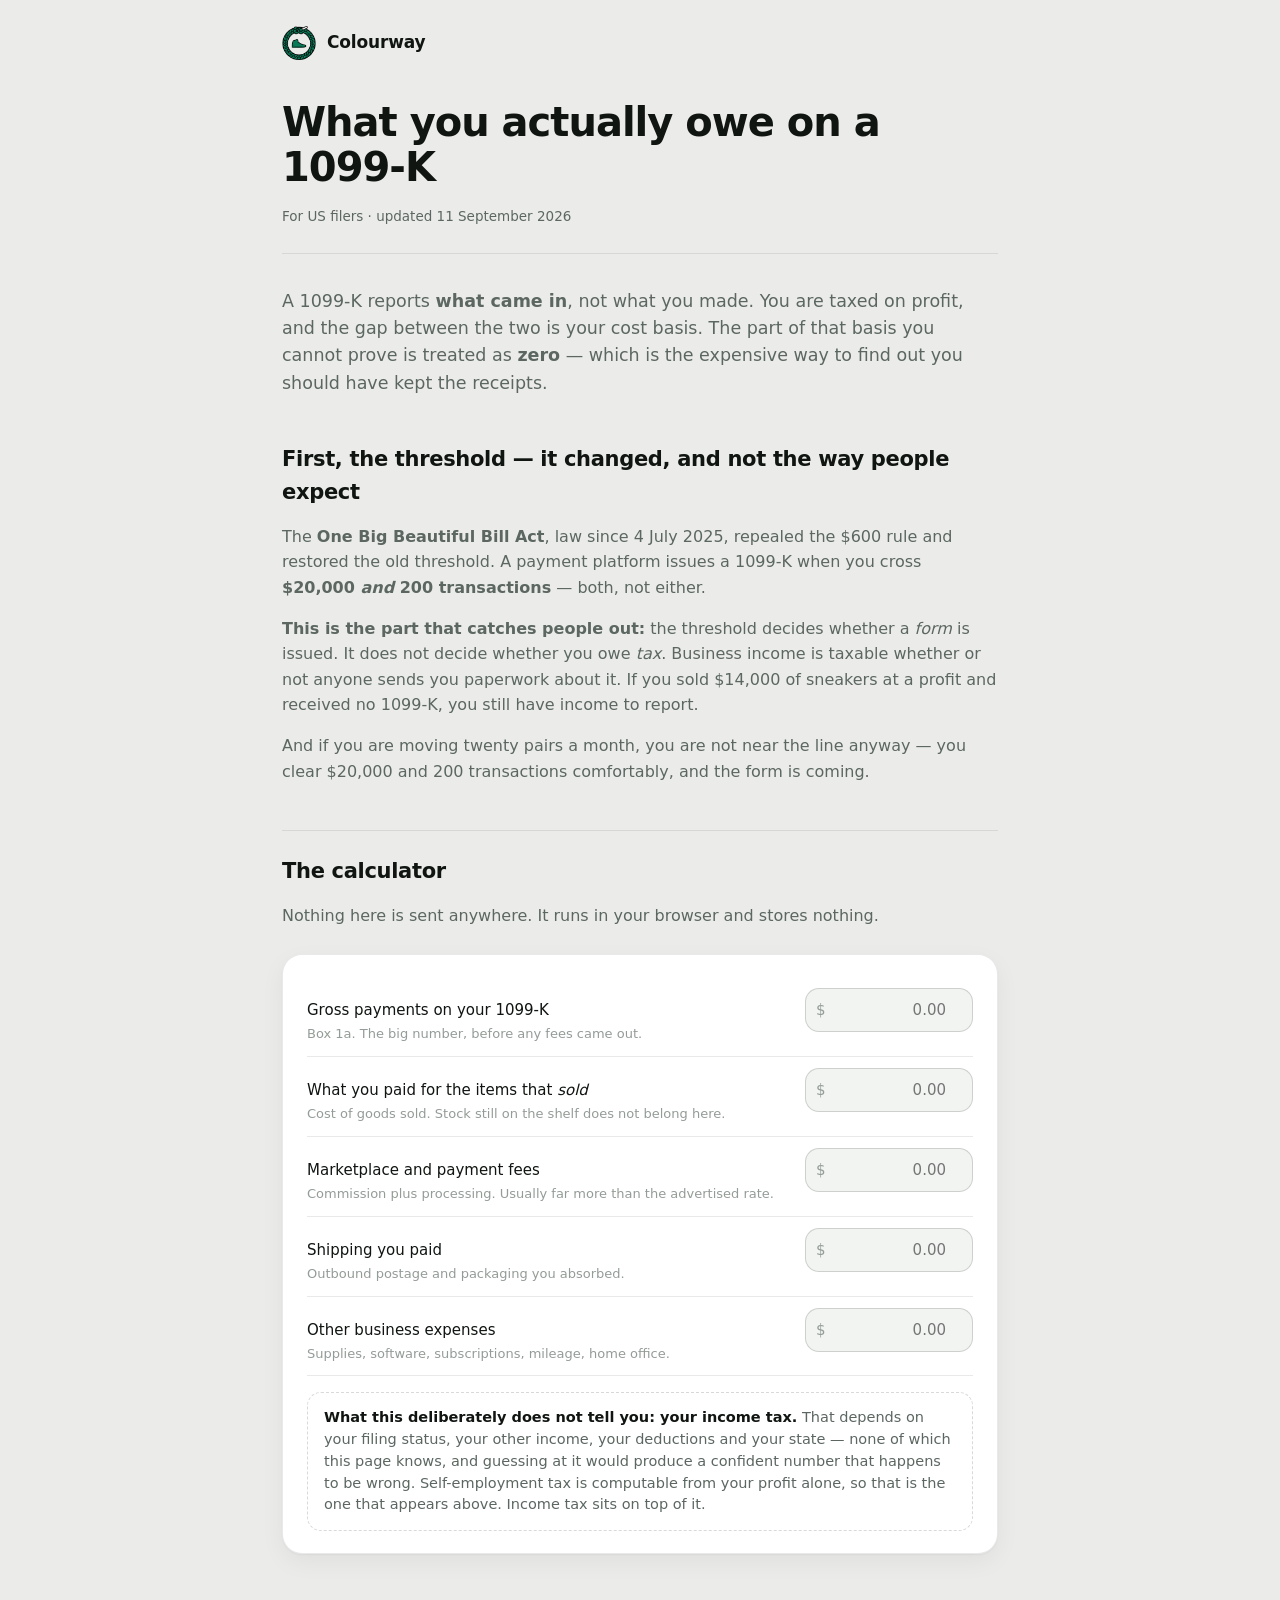
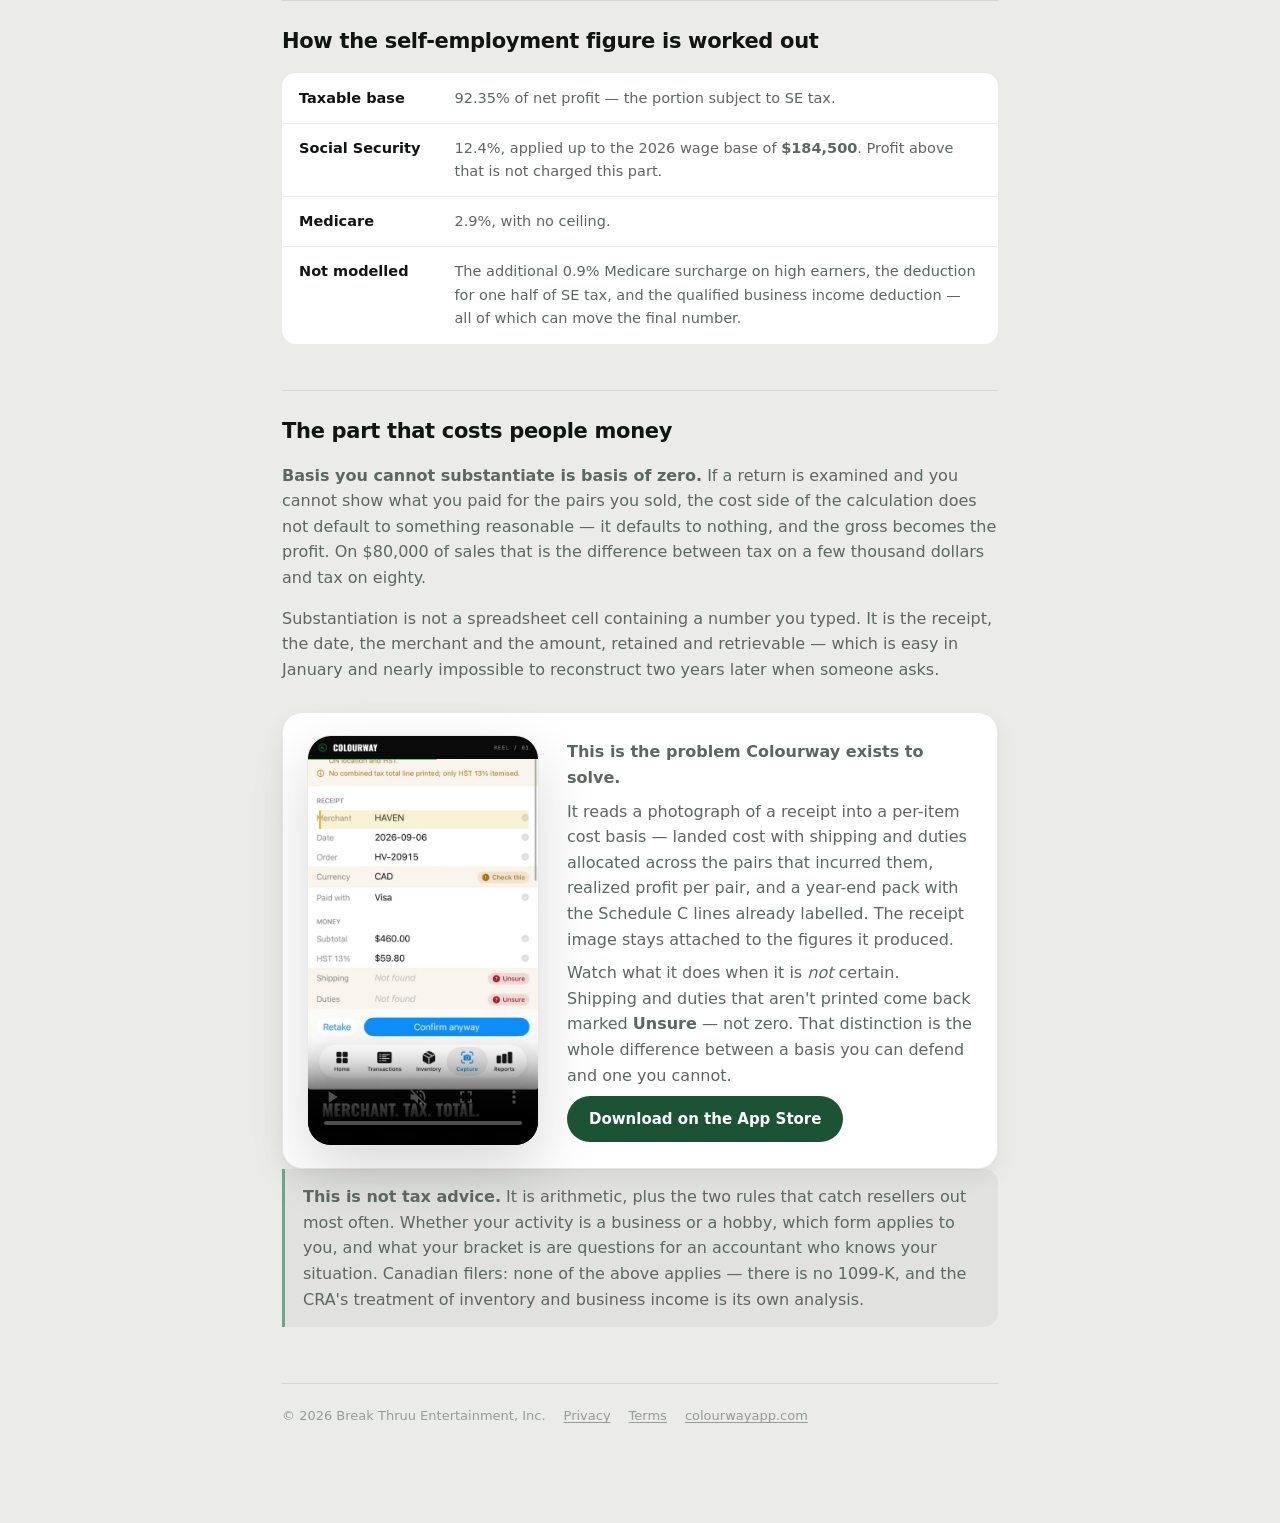
<file: 1099k.html>
<!DOCTYPE html>
<html lang="en">
<head>
<meta charset="utf-8">
<meta name="viewport" content="width=device-width, initial-scale=1">
<title>What you actually owe on a 1099-K — Colourway</title>
<meta name="description" content="A 1099-K reports what came in, not what you made. Work out the profit you're actually taxed on, and what happens to the part of your cost basis you can't prove.">
<meta name="application-name" content="Colourway">
<meta name="apple-mobile-web-app-title" content="Colourway">
<meta name="color-scheme" content="light dark">
<meta name="theme-color" content="#f3f4ed" media="(prefers-color-scheme: light)">
<meta name="theme-color" content="#101511" media="(prefers-color-scheme: dark)">
<link rel="icon" href="/favicon.ico" sizes="any">
<link rel="icon" type="image/png" sizes="16x16" href="/icon-16.png">
<link rel="icon" type="image/png" sizes="32x32" href="/icon-32.png">
<link rel="icon" type="image/png" sizes="192x192" href="/icon-192.png">
<link rel="apple-touch-icon" sizes="180x180" href="/apple-touch-icon.png">
<meta property="og:type" content="website">
<meta property="og:site_name" content="Colourway">
<meta property="og:title" content="What you actually owe on a 1099-K">
<meta property="og:description" content="A 1099-K reports what came in, not what you made. The difference is your cost basis — and the part you can't prove is treated as zero.">
<meta property="og:url" content="https://colourwayapp.com/1099k">
<meta property="og:image" content="https://colourwayapp.com/og-image.png">
<meta name="twitter:card" content="summary_large_image">
<meta name="twitter:image" content="https://colourwayapp.com/og-image.png">
<link rel="stylesheet" href="/doc.css">
<style>
.calc {
  background: var(--surface-1); border: 1px solid var(--line);
  border-radius: var(--r-card); padding: 22px 24px; box-shadow: var(--shadow);
  margin: 26px 0;
}
.row { display: flex; flex-wrap: wrap; gap: 10px 16px; align-items: baseline;
       padding: 11px 0; border-bottom: 1px solid var(--line); }
.row:last-of-type { border-bottom: 0 }
.row label { flex: 1 1 260px; font-size: 15px; color: var(--ink) }
.row .hint { display: block; font-size: 13px; color: var(--ink-3); margin-top: 2px }
.row .amt { position: relative; flex: 0 0 auto }
.row .amt span { position: absolute; left: 11px; top: 50%; transform: translateY(-50%);
                 color: var(--ink-3); font-size: 15px; pointer-events: none }
.row input {
  width: 168px; padding: 9px 11px 9px 24px; font: inherit; font-size: 15px;
  color: var(--ink); background: var(--surface-2, var(--surface-1));
  border: 1px solid var(--line-2); border-radius: var(--r-sm); text-align: right;
}
.row input:focus { outline: 2px solid var(--brand); outline-offset: 1px }

.out { margin-top: 22px; border-top: 2px solid var(--line-2); padding-top: 18px }
.out .line { display: flex; justify-content: space-between; gap: 16px;
             padding: 9px 0; font-size: 15px; color: var(--ink-2) }
.out .line b { color: var(--ink); font-variant-numeric: tabular-nums }
.out .big { font-size: 19px; font-weight: 650; color: var(--ink); padding-top: 14px;
            border-top: 1px solid var(--line); margin-top: 6px }
.out .big b { font-size: 24px }

.flag { border-radius: var(--r-sm); padding: 14px 16px; margin-top: 16px; font-size: 14.5px; line-height: 1.5 }
.flag.warn { background: var(--warning-bg); color: var(--warning-text); border: 1px solid var(--warning) }
.flag.crit { background: var(--critical-bg); color: var(--critical-text); border: 1px solid var(--critical) }
.flag.calm { background: var(--g100); color: var(--ink-2); border: 1px solid var(--line) }
.flag b { display: block; margin-bottom: 4px }

.refuse { background: var(--hatch-bg, var(--g100)); border: 1px dashed var(--line-2);
          border-radius: var(--r-sm); padding: 14px 16px; margin-top: 16px;
          font-size: 14.5px; color: var(--ink-2); line-height: 1.5 }
.refuse b { color: var(--ink) }

.cta { background: var(--surface-1); border: 1px solid var(--line); border-radius: var(--r-card);
       padding: 22px 24px; box-shadow: var(--shadow); margin-top: 30px }
.cta p { margin: 0 0 8px }
.cta p:last-child { margin-bottom: 0 }
.dl {
  display: inline-block; background: var(--brand); color: var(--brand-ink);
  border-radius: 999px; padding: 11px 22px; font-size: 15px; font-weight: 650;
  text-decoration: none; white-space: nowrap;
}
.dl:hover { opacity: .88 }
:root:not([data-theme=light]) .dl { color: #fff }

.cta-video { display: flex; flex-wrap: wrap; gap: 22px 28px; align-items: center }
.cta-video video {
  width: 232px; max-width: 100%; height: auto; display: block;
  border-radius: 24px; border: 1px solid var(--line);
  box-shadow: var(--shadow-lg, var(--shadow)); background: var(--surface-1);
}
.cta-video .say { flex: 1 1 280px; min-width: 250px }

table.kv td { vertical-align: top }
table.kv td:first-child { white-space: nowrap; font-weight: 620; color: var(--ink); padding-right: 18px }
</style>
</head>
<body>
<div class="page">

<div class="masthead">
  <img src="/brand-mark.png" width="34" height="34" alt="" decoding="async">
  <a href="/">Colourway</a>
</div>

<div class="doc-head">
  <h1>What you actually owe on a 1099-K</h1>
  <p class="dates"><span>For US filers · updated 11 September 2026</span></p>
</div>

<p class="lede">A 1099-K reports <b>what came in</b>, not what you made. You are taxed
on profit, and the gap between the two is your cost basis. The part of that basis
you cannot prove is treated as <b>zero</b> — which is the expensive way to find out
you should have kept the receipts.</p>

<h2>First, the threshold — it changed, and not the way people expect</h2>

<p>The <b>One Big Beautiful Bill Act</b>, law since 4 July 2025, repealed the $600
rule and restored the old threshold. A payment platform issues a 1099-K when you
cross <b>$20,000 <i>and</i> 200 transactions</b> — both, not either.</p>

<p><b>This is the part that catches people out:</b> the threshold decides whether a
<i>form</i> is issued. It does not decide whether you owe <i>tax</i>. Business income
is taxable whether or not anyone sends you paperwork about it. If you sold
$14,000 of sneakers at a profit and received no 1099-K, you still have income to
report.</p>

<p>And if you are moving twenty pairs a month, you are not near the line anyway —
you clear $20,000 and 200 transactions comfortably, and the form is coming.</p>

<h2>The calculator</h2>

<p>Nothing here is sent anywhere. It runs in your browser and stores nothing.</p>

<div class="calc">
  <div class="row">
    <label for="gross">Gross payments on your 1099-K
      <span class="hint">Box 1a. The big number, before any fees came out.</span></label>
    <div class="amt"><span>$</span><input id="gross" type="number" min="0" step="0.01" inputmode="decimal" placeholder="0.00"></div>
  </div>
  <div class="row">
    <label for="cogs">What you paid for the items that <i>sold</i>
      <span class="hint">Cost of goods sold. Stock still on the shelf does not belong here.</span></label>
    <div class="amt"><span>$</span><input id="cogs" type="number" min="0" step="0.01" inputmode="decimal" placeholder="0.00"></div>
  </div>
  <div class="row">
    <label for="fees">Marketplace and payment fees
      <span class="hint">Commission plus processing. Usually far more than the advertised rate.</span></label>
    <div class="amt"><span>$</span><input id="fees" type="number" min="0" step="0.01" inputmode="decimal" placeholder="0.00"></div>
  </div>
  <div class="row">
    <label for="ship">Shipping you paid
      <span class="hint">Outbound postage and packaging you absorbed.</span></label>
    <div class="amt"><span>$</span><input id="ship" type="number" min="0" step="0.01" inputmode="decimal" placeholder="0.00"></div>
  </div>
  <div class="row">
    <label for="other">Other business expenses
      <span class="hint">Supplies, software, subscriptions, mileage, home office.</span></label>
    <div class="amt"><span>$</span><input id="other" type="number" min="0" step="0.01" inputmode="decimal" placeholder="0.00"></div>
  </div>

  <div class="out" id="out" hidden>
    <div class="line"><span>Gross on the form</span><b id="o-gross">—</b></div>
    <div class="line"><span>Less cost of goods sold</span><b id="o-cogs">—</b></div>
    <div class="line"><span>Less fees, shipping and expenses</span><b id="o-exp">—</b></div>
    <div class="line big"><span id="o-label">Profit you're taxed on</span><b id="o-net">—</b></div>
    <div class="line" style="margin-top:10px"><span>Estimated self-employment tax</span><b id="o-se">—</b></div>
  </div>

  <div id="flags"></div>

  <div class="refuse">
    <b>What this deliberately does not tell you: your income tax.</b>
    That depends on your filing status, your other income, your deductions and your
    state — none of which this page knows, and guessing at it would produce a
    confident number that happens to be wrong. Self-employment tax is computable
    from your profit alone, so that is the one that appears above. Income tax sits
    on top of it.
  </div>
</div>

<h2>How the self-employment figure is worked out</h2>

<table class="kv">
  <tr><td>Taxable base</td><td>92.35% of net profit — the portion subject to SE tax.</td></tr>
  <tr><td>Social Security</td><td>12.4%, applied up to the 2026 wage base of <b>$184,500</b>. Profit above that is not charged this part.</td></tr>
  <tr><td>Medicare</td><td>2.9%, with no ceiling.</td></tr>
  <tr><td>Not modelled</td><td>The additional 0.9% Medicare surcharge on high earners, the deduction for one half of SE tax, and the qualified business income deduction — all of which can move the final number.</td></tr>
</table>

<h2>The part that costs people money</h2>

<p><b>Basis you cannot substantiate is basis of zero.</b> If a return is examined and
you cannot show what you paid for the pairs you sold, the cost side of the
calculation does not default to something reasonable — it defaults to nothing, and
the gross becomes the profit. On $80,000 of sales that is the difference between
tax on a few thousand dollars and tax on eighty.</p>

<p>Substantiation is not a spreadsheet cell containing a number you typed. It is
the receipt, the date, the merchant and the amount, retained and retrievable —
which is easy in January and nearly impossible to reconstruct two years later
when someone asks.</p>

<div class="cta cta-video">
  <video src="/colourwayreel3.mp4" poster="/colourwayreel3-poster.jpg"
         muted loop playsinline preload="metadata" controls
         aria-label="Screen recording: a receipt is photographed and read automatically. Figures it cannot find are marked Unsure and left blank rather than filled with zero."></video>
  <div class="say">
    <p><b>This is the problem Colourway exists to solve.</b></p>
    <p>It reads a photograph of a receipt into a per-item cost basis — landed cost with
    shipping and duties allocated across the pairs that incurred them, realized profit
    per pair, and a year-end pack with the Schedule C lines already labelled. The
    receipt image stays attached to the figures it produced.</p>
    <p>Watch what it does when it is <em>not</em> certain. Shipping and duties that
    aren't printed come back marked <b>Unsure</b> — not zero. That distinction is the
    whole difference between a basis you can defend and one you cannot.</p>
    <p><a class="dl" href="https://apps.apple.com/app/id6806053821">Download on the App&nbsp;Store</a></p>
  </div>
</div>

<p class="note"><b>This is not tax advice.</b> It is arithmetic, plus the two rules
that catch resellers out most often. Whether your activity is a business or a
hobby, which form applies to you, and what your bracket is are questions for an
accountant who knows your situation. Canadian filers: none of the above applies —
there is no 1099-K, and the CRA's treatment of inventory and business income is its
own analysis.</p>

<footer>
  <span>© 2026 Break Thruu Entertainment, Inc.</span>
  <a href="/privacy">Privacy</a>
  <a href="/terms">Terms</a>
  <a href="/">colourwayapp.com</a>
</footer>

</div>

<script>
(function () {
  var SS_BASE = 184500, SS_RATE = 0.124, MED_RATE = 0.029, SE_PORTION = 0.9235;
  var ids = ['gross', 'cogs', 'fees', 'ship', 'other'];
  var el = {};
  ids.forEach(function (i) { el[i] = document.getElementById(i); });
  var out = document.getElementById('out'), flags = document.getElementById('flags');

  function money(n) {
    return '$' + n.toLocaleString('en-US', { minimumFractionDigits: 2, maximumFractionDigits: 2 });
  }
  function val(i) {
    var v = parseFloat(el[i].value);
    return isFinite(v) && v > 0 ? v : 0;
  }

  function render() {
    var gross = val('gross'), cogs = val('cogs');
    var expenses = val('fees') + val('ship') + val('other');
    var touched = ids.some(function (i) { return el[i].value !== ''; });

    if (!touched || gross <= 0) { out.hidden = true; flags.innerHTML = ''; return; }
    out.hidden = false;

    var net = gross - cogs - expenses;
    var seBase = Math.max(0, net) * SE_PORTION;
    var se = Math.min(seBase, SS_BASE) * SS_RATE + seBase * MED_RATE;

    document.getElementById('o-gross').textContent = money(gross);
    document.getElementById('o-cogs').textContent = '−' + money(cogs);
    document.getElementById('o-exp').textContent = '−' + money(expenses);
    document.getElementById('o-net').textContent = money(net);
    document.getElementById('o-se').textContent = net > 0 ? money(se) : money(0);
    document.getElementById('o-label').textContent =
      net < 0 ? 'Loss for the year' : 'Profit you’re taxed on';

    var html = '';

    if (cogs <= 0) {
      html += '<div class="flag crit"><b>You have not entered a cost basis.</b>' +
        'As it stands this says you are taxed on ' + money(Math.max(0, net)) + ' — on ' +
        money(gross) + ' of sales, with nothing deducted for what the goods cost you. ' +
        'That is exactly the treatment applied when basis cannot be substantiated, and ' +
        'it is almost never the true position. If you know what you paid, enter it.</div>';
    } else {
      var pct = gross > 0 ? Math.round((1 - Math.max(0, net) / gross) * 100) : 0;
      html += '<div class="flag calm"><b>You are taxed on ' + money(Math.max(0, net)) +
        ', not ' + money(gross) + '.</b>' +
        'The form reports the larger number. Costs and expenses account for ' + pct +
        '% of it — but only because you can show what they were.</div>';
    }

    if (net < 0) {
      html += '<div class="flag warn"><b>This shows a loss.</b>' +
        'A genuine business loss can offset other income, but an activity that loses money ' +
        'year after year invites the question of whether it is a business at all. That ' +
        'distinction has real consequences and is worth an accountant’s view.</div>';
    }

    if (seBase > SS_BASE) {
      html += '<div class="flag warn"><b>Above the Social Security wage base.</b>' +
        'Profit past $184,500 of SE-taxable earnings is charged Medicare but not the ' +
        'Social Security portion, which the figure above accounts for.</div>';
    }

    flags.innerHTML = html;
  }

  ids.forEach(function (i) { el[i].addEventListener('input', render); });
  render();
})();
</script>
</body>
</html>
</file>
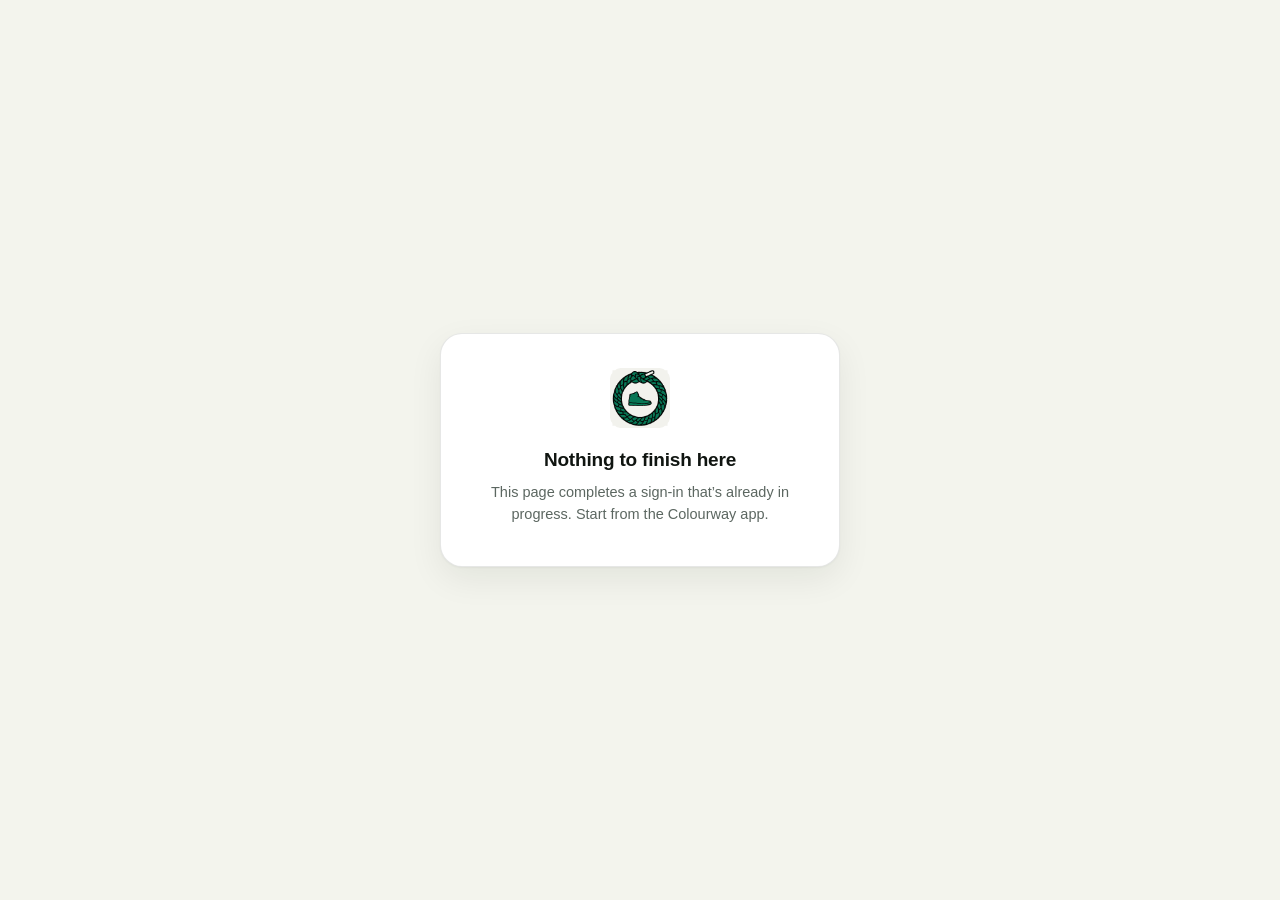
<file: auth-callback.html>
<!DOCTYPE html>
<html lang="en">
<head>
<meta charset="utf-8">
<meta name="viewport" content="width=device-width, initial-scale=1">
<title>Colourway — Signing you in</title>
<meta name="robots" content="noindex, nofollow">
<meta name="color-scheme" content="light dark">
<meta name="theme-color" content="#f3f4ed" media="(prefers-color-scheme: light)">
<meta name="theme-color" content="#101511" media="(prefers-color-scheme: dark)">
<link rel="icon" href="/favicon.ico" sizes="any">
<link rel="icon" type="image/png" sizes="32x32" href="/icon-32.png">
<link rel="apple-touch-icon" sizes="180x180" href="/apple-touch-icon.png">
<style>
:root{
  --plane:#f3f4ed; --card:#ffffff; --ink:#101511; --ink-2:#5c6761;
  --brand:#1c5335; --brand-ink:#ffffff; --line:rgba(16,21,17,.10); --err:#a3341f;
}
@media (prefers-color-scheme: dark){
  :root{ --plane:#0d100e; --card:#161a17; --ink:#eef1ee; --ink-2:#a3aca7;
         --brand:#3d875a; --brand-ink:#0d100e; --line:rgba(255,255,255,.12); --err:#e08b73; }
}
*{box-sizing:border-box}
html,body{height:100%}
body{
  margin:0; background:var(--plane); color:var(--ink);
  font:16px/1.55 -apple-system,BlinkMacSystemFont,"Segoe UI",Roboto,Helvetica,Arial,sans-serif;
  display:flex; align-items:center; justify-content:center; padding:24px;
  -webkit-font-smoothing:antialiased;
}
.card{
  background:var(--card); border:1px solid var(--line); border-radius:22px;
  padding:34px 30px; max-width:400px; width:100%; text-align:center;
  box-shadow:0 1px 2px rgba(16,24,20,.04), 0 12px 34px rgba(16,24,20,.07);
}
.mark{width:60px;height:60px;margin:0 auto 20px;display:block}
h1{font-size:19px; line-height:1.3; margin:0 0 8px; letter-spacing:-.01em}
p{margin:0 0 6px; color:var(--ink-2); font-size:14.5px}
.spin{
  width:26px;height:26px;margin:22px auto 4px;border-radius:50%;
  border:3px solid var(--line); border-top-color:var(--brand);
  animation:r .8s linear infinite;
}
@keyframes r{to{transform:rotate(360deg)}}
@media (prefers-reduced-motion: reduce){ .spin{animation-duration:2.4s} }
.btn{
  display:inline-block; margin-top:18px; padding:12px 22px; border-radius:12px;
  background:var(--brand); color:var(--brand-ink); text-decoration:none;
  font-weight:600; font-size:15px; border:0; cursor:pointer;
}
.btn:focus-visible{outline:3px solid var(--brand); outline-offset:3px}
.hide{display:none}
.err{color:var(--err)}
.foot{margin-top:16px; font-size:12.5px; color:var(--ink-2)}
</style>
</head>
<body>
<main class="card" role="main">
  <img class="mark" src="/icon-192.png" alt="" width="60" height="60">

  <div id="working">
    <h1>Signing you in…</h1>
    <p>Handing this back to the Colourway app.</p>
    <div class="spin" role="status" aria-label="Signing in"></div>
  </div>

  <div id="fallback" class="hide">
    <h1>Almost there</h1>
    <p>If Colourway didn’t open automatically, tap below.</p>
    <a class="btn" id="openBtn" href="#">Open Colourway</a>
    <p class="foot">If nothing happens, Colourway isn’t installed on this device. Open this link on the iPhone you signed up from.</p>
    <p class="foot">Confirmation links work once and expire after 24 hours.</p>
  </div>

  <div id="nothing" class="hide">
    <h1>Nothing to finish here</h1>
    <p>This page completes a sign-in that’s already in progress. Start from the Colourway app.</p>
  </div>

  <div id="failed" class="hide">
    <h1 class="err">Sign-in didn’t complete</h1>
    <p id="failMsg">Something went wrong on the way back. Please try signing in again from the app.</p>
    <p class="foot">Confirmation links work once and expire after 24 hours — if this one has been used or is old, request a new one from the app.</p>
  </div>
</main>

<script>
(function () {
  var SCHEME = "colourway://auth-callback";
  var search = window.location.search || "";
  var hash   = window.location.hash || "";

  function show(id) {
    ["working", "fallback", "nothing", "failed"].forEach(function (k) {
      document.getElementById(k).classList.toggle("hide", k !== id);
    });
  }

  // Nothing to forward — someone opened this page directly.
  if (!search && !hash) { show("nothing"); return; }

  // Surface a provider-reported error rather than bouncing into the app with it.
  var params = new URLSearchParams(search.replace(/^\?/, ""));
  if (params.get("error")) {
    var desc = params.get("error_description") || params.get("error");
    document.getElementById("failMsg").textContent =
      String(desc).replace(/\+/g, " ").slice(0, 200);
    show("failed");
    return;
  }

  // Forward the callback verbatim. Query and fragment are both carried:
  // auth-code flows use the query string, implicit/PKCE-hash flows use the fragment.
  var target = SCHEME + search + hash;
  window.__authTarget = target;              // exposed for automated checks
  document.getElementById("openBtn").href = target;

  // __noRedirect is set only by the automated test harness, never in production.
  if (!window.__noRedirect) {
    try { window.location.replace(target); } catch (e) {}
  }

  // If the app didn't take over, the page is still here — offer the manual route.
  setTimeout(function () { show("fallback"); }, 1600);
})();
</script>
</body>
</html>
</file>
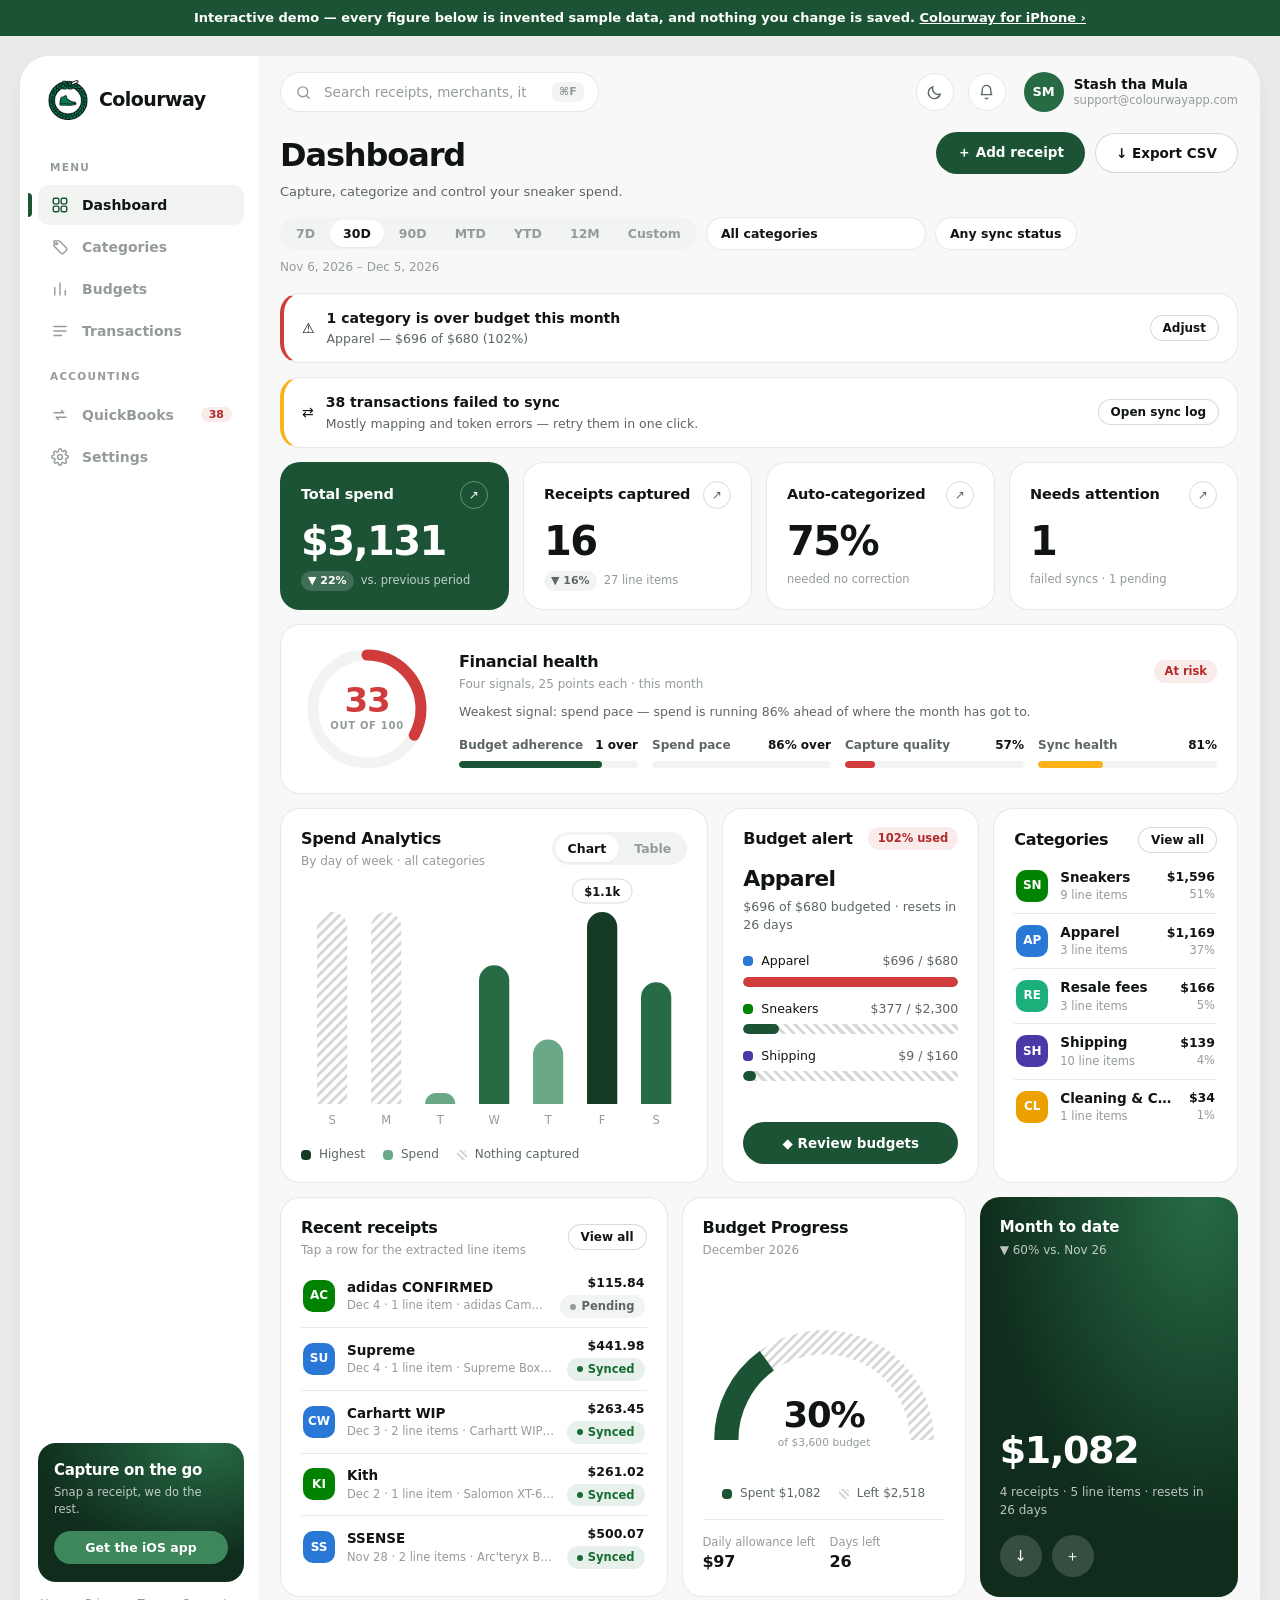
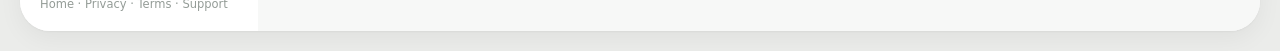
<file: demo.html>
<!DOCTYPE html>
<html lang="en" data-theme="light">
<head>
<meta charset="utf-8">
<meta name="viewport" content="width=device-width, initial-scale=1">
<title>Colourway — interactive demo</title>
<meta name="description" content="An interactive demo of the Colourway dashboard, filled with sample data. Nothing here is saved.">
<meta name="application-name" content="Colourway">
<meta name="apple-mobile-web-app-title" content="Colourway">
<meta name="color-scheme" content="light dark">
<meta name="theme-color" content="#f3f4ed" media="(prefers-color-scheme: light)">
<meta name="theme-color" content="#101511" media="(prefers-color-scheme: dark)">
<link rel="icon" href="/favicon.ico" sizes="any">
<link rel="icon" type="image/png" sizes="16x16" href="/icon-16.png">
<link rel="icon" type="image/png" sizes="32x32" href="/icon-32.png">
<link rel="icon" type="image/png" sizes="192x192" href="/icon-192.png">
<link rel="apple-touch-icon" sizes="180x180" href="/apple-touch-icon.png">
<meta property="og:type" content="website">
<meta property="og:site_name" content="Colourway">
<meta property="og:title" content="Colourway — interactive demo">
<meta property="og:description" content="Turn sneaker and streetwear receipts into a clear picture of where your money goes.">
<meta property="og:url" content="https://colourwayapp.com/demo">
<meta property="og:image" content="https://colourwayapp.com/og-image.png">
<meta property="og:image:type" content="image/png">
<meta property="og:image:width" content="1200">
<meta property="og:image:height" content="630">
<meta property="og:image:alt" content="Colourway - track every drop">
<meta name="twitter:card" content="summary_large_image">
<meta name="twitter:image" content="https://colourwayapp.com/og-image.png">
<meta name="twitter:title" content="Colourway — interactive demo">
<meta name="twitter:description" content="Turn sneaker and streetwear receipts into a clear picture of where your money goes.">
<style>
:root {
  color-scheme: light;
  --plane: #ebecea;
  --shell: #ffffff;
  --content: #f7f8f7;
  --surface-1: #ffffff;
  --surface-2: #f2f4f2;
  --surface-3: #e9ece9;
  --ink: #101511;
  --ink-2: #5c6761;
  --ink-3: #949c97;
  --line: rgba(16, 21, 17, .09);
  --line-2: rgba(16, 21, 17, .16);
  --ghost: rgba(16, 21, 17, .045);
  --shadow: 0 1px 2px rgba(16, 24, 20, .04), 0 8px 24px rgba(16, 24, 20, .05);
  --shadow-lg: 0 24px 60px rgba(16, 24, 20, .16);
  --g900: #0f2c1c;
  --g800: #153b26;
  --g700: #1c5335;
  --g600: #276b45;
  --g500: #3d875a;
  --g400: #6ba887;
  --g300: #a2cab3;
  --g200: #cde4d6;
  --g100: #eaf4ee;
  --brand: #1c5335;
  --brand-ink: #ffffff;
  --hatch: #d5d9d6;
  --hatch-bg: #ffffff;
  --c1: #008300;
  --c2: #2a78d6;
  --c3: #eb6834;
  --c4: #1baf7a;
  --c5: #4a3aa7;
  --c6: #eda100;
  --c7: #e87ba4;
  --c8: #e34948;
  --good: #0ca30c;
  --warning: #fab219;
  --critical: #d03b3b;
  --good-text: #146c32;
  --warning-text: #8a5a00;
  --critical-text: #b32b2b;
  --good-bg: rgba(20, 108, 50, .10);
  --warning-bg: rgba(250, 178, 25, .18);
  --critical-bg: rgba(208, 59, 59, .10);
  --r-shell: 30px;
  --r-card: 20px;
  --r-sm: 14px;
  --font: system-ui, -apple-system, "Segoe UI", Roboto, sans-serif
}
@media (prefers-color-scheme:dark) {
  :root:where(:not([data-theme=light])) {
    color-scheme: dark;
    --plane: #080908;
    --shell: #111412;
    --content: #0e100f;
    --surface-1: #161917;
    --surface-2: #1e221f;
    --surface-3: #262b27;
    --ink: #ffffff;
    --ink-2: #b7c0ba;
    --ink-3: #868e89;
    --line: rgba(255, 255, 255, .09);
    --line-2: rgba(255, 255, 255, .16);
    --ghost: rgba(255, 255, 255, .06);
    --shadow: 0 1px 2px rgba(0, 0, 0, .4), 0 8px 24px rgba(0, 0, 0, .32);
    --g900: #0d2718;
    --g800: #12361f;
    --g700: #2b6f49;
    --g600: #357f55;
    --g500: #479267;
    --g400: #6fae89;
    --g300: #9ccbb1;
    --g200: #2a4636;
    --g100: #1b2e23;
    --brand: #2f7a4f;
    --hatch: #333935;
    --hatch-bg: #161917;
    --c1: #008300;
    --c2: #3987e5;
    --c3: #d95926;
    --c4: #199e70;
    --c5: #9085e9;
    --c6: #c98500;
    --c7: #d55181;
    --c8: #e66767;
    --good-text: #4cc46c;
    --warning-text: #fab219;
    --critical-text: #e66767;
    --good-bg: rgba(76, 196, 108, .14)
  }
}
:root[data-theme=dark] {
  color-scheme: dark;
  --plane: #080908;
  --shell: #111412;
  --content: #0e100f;
  --surface-1: #161917;
  --surface-2: #1e221f;
  --surface-3: #262b27;
  --ink: #ffffff;
  --ink-2: #b7c0ba;
  --ink-3: #868e89;
  --line: rgba(255, 255, 255, .09);
  --line-2: rgba(255, 255, 255, .16);
  --ghost: rgba(255, 255, 255, .06);
  --shadow: 0 1px 2px rgba(0, 0, 0, .4), 0 8px 24px rgba(0, 0, 0, .32);
  --g900: #0d2718;
  --g800: #12361f;
  --g700: #2b6f49;
  --g600: #357f55;
  --g500: #479267;
  --g400: #6fae89;
  --g300: #9ccbb1;
  --g200: #2a4636;
  --g100: #1b2e23;
  --brand: #2f7a4f;
  --hatch: #333935;
  --hatch-bg: #161917;
  --c1: #008300;
  --c2: #3987e5;
  --c3: #d95926;
  --c4: #199e70;
  --c5: #9085e9;
  --c6: #c98500;
  --c7: #d55181;
  --c8: #e66767;
  --good-text: #4cc46c;
  --warning-text: #fab219;
  --critical-text: #e66767;
  --good-bg: rgba(76, 196, 108, .14)
}
* {
  box-sizing: border-box
}
body,
html {
  margin: 0;
  padding: 0
}
body {
  font-family: var(--font);
  background: var(--plane);
  color: var(--ink);
  font-size: 14px;
  line-height: 1.45;
  -webkit-font-smoothing: antialiased
}
button,
input,
select {
  font-family: inherit;
  font-size: inherit;
  color: inherit
}
button {
  cursor: pointer
}
.page {
  padding: 20px
}
.shell {
  display: flex;
  background: var(--shell);
  border-radius: var(--r-shell);
  box-shadow: var(--shadow);
  overflow: hidden;
  min-height: calc(100vh - 40px)
}
.sidebar {
  width: 238px;
  flex: 0 0 238px;
  padding: 22px 14px 18px 18px;
  display: flex;
  flex-direction: column;
  gap: 2px;
  background: var(--shell)
}
.brand {
  display: flex;
  align-items: center;
  gap: 11px;
  padding: 2px 10px 22px
}
.brand-mark {
  width: 40px;
  height: 40px;
  flex: 0 0 40px;
  display: block
}
.brand-name {
  font-size: 19px;
  font-weight: 750;
  letter-spacing: -.03em
}
.nav-label {
  font-size: 10.5px;
  letter-spacing: .12em;
  color: var(--ink-3);
  padding: 16px 12px 8px;
  font-weight: 600
}
.nav-item {
  position: relative;
  display: flex;
  align-items: center;
  gap: 12px;
  width: 100%;
  padding: 10px 12px;
  border: none;
  background: 0 0;
  border-radius: 11px;
  color: var(--ink-3);
  font-size: 14px;
  font-weight: 550;
  text-align: left
}
.nav-item:hover {
  background: var(--ghost);
  color: var(--ink)
}
.nav-item[aria-current=page] {
  color: var(--ink);
  font-weight: 680;
  background: var(--surface-2)
}
.nav-item[aria-current=page]::before {
  content: "";
  position: absolute;
  left: -10px;
  top: 8px;
  bottom: 8px;
  width: 4px;
  border-radius: 0 4px 4px 0;
  background: var(--brand)
}
.nav-item .ic {
  width: 20px;
  height: 20px;
  flex: 0 0 20px;
  display: grid;
  place-items: center
}
.nav-item .ic svg {
  width: 18px;
  height: 18px;
  stroke: currentColor;
  fill: none;
  stroke-width: 1.9;
  stroke-linecap: round;
  stroke-linejoin: round
}
.nav-item[aria-current=page] .ic svg {
  stroke: var(--brand)
}
.nav-pill {
  margin-left: auto;
  font-size: 11px;
  font-weight: 700;
  padding: 1px 8px;
  border-radius: 20px;
  background: var(--critical-bg);
  color: var(--critical-text)
}
.promo {
  margin-top: auto;
  border-radius: 18px;
  padding: 18px 16px;
  color: #fff;
  position: relative;
  overflow: hidden;
  background: radial-gradient(120% 120% at 80% 0, var(--g600) 0, var(--g900) 70%)
}
.promo h4 {
  margin: 0 0 4px;
  font-size: 15px;
  font-weight: 700;
  letter-spacing: -.02em;
  line-height: 1.25
}
.promo p {
  margin: 0 0 14px;
  font-size: 11.5px;
  opacity: .72
}
.promo button {
  width: 100%;
  border: none;
  border-radius: 999px;
  padding: 9px 0;
  font-size: 12.5px;
  font-weight: 650;
  background: var(--g500);
  color: #fff
}
.promo button:hover {
  filter: brightness(1.1)
}
.side-foot {
  padding: 12px 2px 0;
  font-size: 11.5px;
  color: var(--ink-3)
}
.side-foot a {
  color: var(--ink-3);
  text-decoration: none
}
.side-foot a:hover {
  color: var(--brand);
  text-decoration: underline
}
.main {
  flex: 1;
  min-width: 0;
  background: var(--content);
  display: flex;
  flex-direction: column
}
.topbar {
  display: flex;
  align-items: center;
  gap: 14px;
  padding: 16px 22px;
  background: var(--content);
  position: sticky;
  top: 0;
  z-index: 30
}
.search {
  flex: 1;
  max-width: 420px;
  display: flex;
  align-items: center;
  gap: 10px;
  background: var(--surface-1);
  border: 1px solid var(--line);
  border-radius: 999px;
  padding: 9px 14px
}
.search input {
  border: none;
  outline: 0;
  background: 0 0;
  flex: 1;
  font-size: 13.5px
}
.search input::placeholder {
  color: var(--ink-3)
}
.kbd {
  font-size: 11px;
  color: var(--ink-3);
  background: var(--surface-2);
  border-radius: 7px;
  padding: 2px 7px;
  font-weight: 600
}
.round-btn {
  width: 38px;
  height: 38px;
  border-radius: 50%;
  border: 1px solid var(--line);
  background: var(--surface-1);
  display: grid;
  place-items: center;
  color: var(--ink-2);
  font-size: 14px
}
.round-btn:hover {
  background: var(--ghost);
  color: var(--ink)
}
.who {
  display: flex;
  align-items: center;
  gap: 10px;
  padding-left: 4px
}
.avatar {
  width: 40px;
  height: 40px;
  border-radius: 50%;
  flex: 0 0 40px;
  display: grid;
  place-items: center;
  background: var(--g600);
  color: #fff;
  font-weight: 700;
  font-size: 13px
}
.who-name {
  font-size: 13.5px;
  font-weight: 650;
  line-height: 1.2
}
.who-mail {
  font-size: 11.5px;
  color: var(--ink-3)
}
.content {
  padding: 4px 22px 34px
}
.head-row {
  display: flex;
  align-items: flex-start;
  gap: 16px;
  flex-wrap: wrap;
  margin-bottom: 16px
}
.page-title {
  margin: 0;
  font-size: 32px;
  font-weight: 750;
  letter-spacing: -.035em
}
.page-sub {
  margin: 4px 0 0;
  font-size: 13px;
  color: var(--ink-2)
}
.head-actions {
  margin-left: auto;
  display: flex;
  gap: 10px;
  align-items: center;
  flex-wrap: wrap
}
.btn {
  display: inline-flex;
  align-items: center;
  gap: 8px;
  border-radius: 999px;
  padding: 11px 20px;
  border: 1px solid var(--line-2);
  background: var(--surface-1);
  color: var(--ink);
  font-size: 13.5px;
  font-weight: 600
}
.btn:hover {
  background: var(--ghost)
}
.btn-primary {
  background: var(--brand);
  color: var(--brand-ink);
  border-color: transparent
}
.btn-primary:hover {
  background: var(--g600)
}
.btn-sm {
  padding: 7px 14px;
  font-size: 12.5px
}
.btn-xs {
  padding: 5px 12px;
  font-size: 12px
}
.filterbar {
  display: flex;
  align-items: center;
  gap: 9px;
  flex-wrap: wrap;
  margin-bottom: 16px
}
.seg {
  display: inline-flex;
  background: var(--surface-2);
  border-radius: 999px;
  padding: 3px;
  gap: 2px
}
.seg button {
  border: none;
  background: 0 0;
  padding: 6px 13px;
  border-radius: 999px;
  font-size: 12.5px;
  font-weight: 600;
  color: var(--ink-3);
  white-space: nowrap
}
.seg button:hover {
  color: var(--ink)
}
.seg button[aria-pressed=true] {
  background: var(--surface-1);
  color: var(--ink);
  box-shadow: 0 1px 2px rgba(0, 0, 0, .06)
}
.ctrl {
  display: inline-flex;
  align-items: center;
  gap: 7px;
  background: var(--surface-1);
  border: 1px solid var(--line);
  border-radius: 999px;
  padding: 8px 14px;
  font-size: 12.5px;
  font-weight: 550
}
.ctrl:hover {
  border-color: var(--line-2)
}
input.ctrl,
select.ctrl {
  appearance: none
}
.spacer {
  flex: 1
}
.card {
  background: var(--surface-1);
  border: 1px solid var(--line);
  border-radius: var(--r-card);
  padding: 18px 20px
}
.card-head {
  display: flex;
  align-items: center;
  gap: 12px;
  margin-bottom: 2px
}
.card-title {
  margin: 0;
  font-size: 16px;
  font-weight: 700;
  letter-spacing: -.02em
}
.card-sub {
  margin: 3px 0 0;
  font-size: 12px;
  color: var(--ink-3)
}
.card-tools {
  margin-left: auto;
  display: flex;
  gap: 8px;
  align-items: center
}
.grid {
  display: grid;
  gap: 14px
}
.grid>*,
.lrow,
.row-list {
  min-width: 0
}
.g-4 {
  grid-template-columns: repeat(4, minmax(0, 1fr))
}
.g-2 {
  grid-template-columns: repeat(2, minmax(0, 1fr))
}
.g-main {
  grid-template-columns: 1.75fr 1.05fr 1fr
}
.g-bottom {
  grid-template-columns: 1.5fr 1.1fr 1fr
}
.mt {
  margin-top: 14px
}
.kpi {
  position: relative
}
.kpi-head {
  display: flex;
  align-items: center;
  gap: 10px
}
.kpi-title {
  font-size: 14.5px;
  font-weight: 650;
  letter-spacing: -.01em
}
.kpi-arrow {
  margin-left: auto;
  width: 28px;
  height: 28px;
  border-radius: 50%;
  border: 1px solid var(--line-2);
  background: 0 0;
  display: grid;
  place-items: center;
  font-size: 12px;
  color: var(--ink-2);
  flex: 0 0 28px
}
.kpi-value {
  font-size: 40px;
  font-weight: 750;
  letter-spacing: -.04em;
  line-height: 1.1;
  margin: 10px 0 8px
}
.kpi-foot {
  display: flex;
  align-items: center;
  gap: 7px;
  font-size: 11.5px;
  color: var(--ink-3)
}
.kpi-chip {
  display: inline-flex;
  align-items: center;
  gap: 4px;
  font-size: 11px;
  font-weight: 700;
  padding: 2px 7px;
  border-radius: 20px;
  background: var(--surface-2);
  color: var(--ink-2)
}
.kpi.filled {
  background: var(--brand);
  border-color: transparent;
  color: #fff
}
.kpi.filled .kpi-arrow {
  border-color: rgba(255, 255, 255, .35);
  color: #fff
}
.kpi.filled .kpi-foot {
  color: rgba(255, 255, 255, .72)
}
.kpi.filled .kpi-chip {
  background: rgba(255, 255, 255, .16);
  color: #fff
}
.spotlight-title {
  font-size: 22px;
  font-weight: 750;
  letter-spacing: -.03em;
  line-height: 1.2;
  margin: 14px 0 6px
}
.spotlight-meta {
  font-size: 12.5px;
  color: var(--ink-2)
}
#spotlightCard {
  display: flex;
  flex-direction: column
}
.cta {
  margin-top: auto !important;
  display: inline-flex;
  align-items: center;
  justify-content: center;
  gap: 9px;
  width: 100%;
  border: none;
  border-radius: 999px;
  padding: 13px 18px;
  background: var(--brand);
  color: #fff;
  font-size: 13.5px;
  font-weight: 650
}
.cta:hover {
  background: var(--g600)
}
.row-list {
  display: flex;
  flex-direction: column
}
.lrow {
  display: flex;
  align-items: center;
  gap: 12px;
  padding: 9px 2px
}
.lrow+.lrow {
  border-top: 1px solid var(--line)
}
.lrow .glyph {
  width: 32px;
  height: 32px;
  border-radius: 10px;
  flex: 0 0 32px;
  display: grid;
  place-items: center;
  font-size: 12px;
  font-weight: 700;
  color: #fff
}
.lrow .glyph.soft {
  color: var(--ink)
}
.lrow-main {
  min-width: 0;
  flex: 1
}
.lrow-title {
  font-size: 13.5px;
  font-weight: 640;
  white-space: nowrap;
  overflow: hidden;
  text-overflow: ellipsis
}
.lrow-sub {
  font-size: 11.5px;
  color: var(--ink-3);
  white-space: nowrap;
  overflow: hidden;
  text-overflow: ellipsis
}
.lrow-end {
  margin-left: auto;
  text-align: right;
  font-size: 12.5px;
  font-variant-numeric: tabular-nums;
  white-space: nowrap
}
.dark-card {
  border-radius: var(--r-card);
  padding: 20px;
  color: #fff;
  position: relative;
  overflow: hidden;
  background: radial-gradient(130% 130% at 85% 0, var(--g600) 0, var(--g900) 65%);
  display: flex;
  flex-direction: column
}
.dark-card h3 {
  margin: 0;
  font-size: 15px;
  font-weight: 650
}
.dark-value {
  font-size: 38px;
  font-weight: 750;
  letter-spacing: -.035em;
  margin: auto 0 6px
}
.dark-meta {
  font-size: 12px;
  opacity: .72
}
.dark-actions {
  display: flex;
  gap: 10px;
  margin-top: 16px
}
.dark-actions button {
  width: 42px;
  height: 42px;
  border-radius: 50%;
  border: none;
  display: grid;
  place-items: center;
  background: rgba(255, 255, 255, .16);
  color: #fff;
  font-size: 15px
}
.dark-actions button:hover {
  background: rgba(255, 255, 255, .26)
}
.dark-actions button.stop {
  background: var(--critical)
}
.badge {
  display: inline-flex;
  align-items: center;
  gap: 5px;
  font-size: 11.5px;
  font-weight: 650;
  padding: 3px 10px;
  border-radius: 999px;
  white-space: nowrap
}
.badge .dotmark {
  width: 6px;
  height: 6px;
  border-radius: 50%
}
.b-good {
  background: var(--good-bg);
  color: var(--good-text)
}
.b-warn {
  background: var(--warning-bg);
  color: var(--warning-text)
}
.b-crit {
  background: var(--critical-bg);
  color: var(--critical-text)
}
.b-neutral {
  background: var(--surface-2);
  color: var(--ink-2)
}
.cat-chip {
  display: inline-flex;
  align-items: center;
  gap: 8px;
  white-space: nowrap
}
.swatch {
  width: 10px;
  height: 10px;
  border-radius: 4px;
  flex: 0 0 10px
}
.alert {
  display: flex;
  gap: 12px;
  align-items: center;
  background: var(--surface-1);
  border: 1px solid var(--line);
  border-left: 4px solid var(--critical);
  border-radius: var(--r-card);
  padding: 14px 18px;
  margin-bottom: 14px
}
.alert.warn {
  border-left-color: var(--warning)
}
.alert-title {
  font-weight: 680;
  font-size: 14px
}
.alert-body {
  font-size: 12.5px;
  color: var(--ink-2);
  margin-top: 2px
}
.chart-wrap {
  position: relative;
  margin-top: 12px
}
.chart-wrap svg {
  display: block;
  width: 100%;
  overflow: visible
}
.tip {
  position: absolute;
  pointer-events: none;
  opacity: 0;
  transform: translate(-50%, -100%);
  background: var(--ink);
  color: var(--plane);
  border-radius: 12px;
  padding: 9px 12px;
  font-size: 12px;
  white-space: nowrap;
  z-index: 20;
  transition: opacity .1s;
  box-shadow: var(--shadow)
}
.tip-title {
  font-weight: 700;
  margin-bottom: 4px
}
.tip-row {
  display: flex;
  align-items: center;
  gap: 8px;
  opacity: .85
}
.tip-row b {
  margin-left: auto;
  font-variant-numeric: tabular-nums;
  opacity: 1
}
.legend {
  display: flex;
  flex-wrap: wrap;
  gap: 8px 18px;
  margin-top: 14px
}
.legend-item {
  display: inline-flex;
  align-items: center;
  gap: 8px;
  font-size: 12px;
  color: var(--ink-2)
}
.legend-hatch {
  width: 10px;
  height: 10px;
  border-radius: 4px;
  background: repeating-linear-gradient(45deg, var(--hatch) 0 2px, var(--hatch-bg) 2px 4px)
}
.axis-t {
  font-size: 11.5px;
  fill: var(--ink-3);
  font-variant-numeric: tabular-nums
}
.gridline {
  stroke: var(--line);
  stroke-width: 1
}
.bar-label {
  font-size: 11.5px;
  fill: var(--ink-2);
  font-variant-numeric: tabular-nums
}
.bar-name {
  font-size: 12.5px;
  fill: var(--ink)
}
.hit {
  fill: transparent;
  cursor: pointer
}
.gauge-value {
  font-size: 38px;
  font-weight: 750;
  letter-spacing: -.035em;
  fill: var(--ink)
}
.gauge-label {
  font-size: 11.5px;
  fill: var(--ink-3)
}
.tbl-scroll {
  overflow-x: auto;
  margin-top: 8px
}
table.tbl {
  width: 100%;
  border-collapse: collapse;
  font-size: 13px
}
table.tbl th {
  text-align: left;
  font-size: 11px;
  letter-spacing: .06em;
  text-transform: uppercase;
  color: var(--ink-3);
  font-weight: 650;
  padding: 9px 12px;
  white-space: nowrap;
  background: var(--surface-2)
}
table.tbl thead tr th:first-child {
  border-radius: 10px 0 0 10px
}
table.tbl thead tr th:last-child {
  border-radius: 0 10px 10px 0
}
table.tbl th.sortable {
  cursor: pointer;
  user-select: none
}
table.tbl th.sortable:hover {
  color: var(--ink)
}
table.tbl td {
  padding: 11px 12px;
  border-bottom: 1px solid var(--line);
  vertical-align: middle
}
table.tbl tbody tr:hover {
  background: var(--ghost)
}
table.tbl tbody tr:last-child td {
  border-bottom: none
}
.num {
  text-align: right;
  font-variant-numeric: tabular-nums;
  white-space: nowrap
}
.mono {
  font-variant-numeric: tabular-nums;
  white-space: nowrap
}
.muted {
  color: var(--ink-3)
}
.sec {
  color: var(--ink-2)
}
.tfoot td {
  font-weight: 700;
  border-top: 1px solid var(--line-2)
}
.row-click {
  cursor: pointer
}
.empty {
  padding: 36px 10px;
  text-align: center;
  color: var(--ink-3);
  font-size: 13px
}
.meter-track {
  position: relative;
  height: 10px;
  border-radius: 999px;
  background: var(--surface-2);
  overflow: hidden
}
.meter-track.hatched {
  background: repeating-linear-gradient(45deg, var(--hatch) 0 3px, var(--hatch-bg) 3px 7px)
}
.meter-fill {
  position: absolute;
  inset: 0 auto 0 0;
  border-radius: 999px;
  background: var(--brand)
}
.budget-row {
  padding: 15px 2px;
  border-bottom: 1px solid var(--line)
}
.budget-row:last-child {
  border-bottom: none
}
.budget-top {
  display: flex;
  align-items: center;
  gap: 10px;
  margin-bottom: 9px;
  flex-wrap: wrap
}
.budget-amt {
  margin-left: auto;
  font-size: 12.5px;
  color: var(--ink-2);
  font-variant-numeric: tabular-nums
}
.budget-amt b {
  color: var(--ink)
}
.budget-foot {
  display: flex;
  gap: 10px;
  margin-top: 8px;
  font-size: 11.5px;
  color: var(--ink-3)
}
.bud-input {
  width: 96px;
  text-align: right;
  font-variant-numeric: tabular-nums;
  padding: 6px 12px
}
.modal-back {
  position: fixed;
  inset: 0;
  background: rgba(10, 14, 11, .45);
  display: none;
  align-items: center;
  justify-content: center;
  z-index: 100;
  padding: 18px
}
.modal-back.open {
  display: flex
}
.modal {
  background: var(--surface-1);
  border-radius: 22px;
  max-width: 660px;
  width: 100%;
  max-height: 86vh;
  overflow: auto;
  box-shadow: var(--shadow-lg)
}
.modal-head {
  padding: 20px 22px;
  display: flex;
  align-items: flex-start;
  gap: 12px;
  border-bottom: 1px solid var(--line)
}
.modal-body {
  padding: 18px 22px 22px
}
.receipt-img {
  height: 112px;
  flex: 0 0 88px;
  border-radius: 14px;
  border: 1px solid var(--line);
  display: grid;
  place-items: center;
  color: var(--ink-3);
  font-size: 11.5px;
  text-align: center;
  line-height: 1.3;
  background: repeating-linear-gradient(45deg, var(--hatch) 0 3px, var(--hatch-bg) 3px 8px)
}
.kv {
  display: grid;
  grid-template-columns: 132px 1fr;
  gap: 6px 14px;
  font-size: 13px;
  margin: 0
}
.kv dt {
  color: var(--ink-3)
}
.kv dd {
  margin: 0
}
.set-row {
  display: flex;
  align-items: center;
  gap: 12px;
  padding: 13px 2px;
  border-bottom: 1px solid var(--line);
  flex-wrap: wrap
}
.set-row:last-child {
  border-bottom: none
}
.set-main {
  min-width: 200px
}
.set-title {
  font-size: 13.5px;
  font-weight: 640
}
.set-desc {
  font-size: 12px;
  color: var(--ink-3)
}
.set-ctrl {
  margin-left: auto
}
.switch {
  position: relative;
  width: 42px;
  height: 24px;
  border-radius: 999px;
  background: var(--surface-3);
  border: none;
  padding: 0
}
.switch::after {
  content: "";
  position: absolute;
  top: 3px;
  left: 3px;
  width: 18px;
  height: 18px;
  border-radius: 50%;
  background: #fff;
  transition: .16s;
  box-shadow: 0 1px 2px rgba(0, 0, 0, .2)
}
.switch[aria-checked=true] {
  background: var(--brand)
}
.switch[aria-checked=true]::after {
  left: 21px
}
.toast {
  position: fixed;
  left: 50%;
  bottom: 26px;
  transform: translateX(-50%) translateY(14px);
  background: var(--ink);
  color: var(--plane);
  padding: 12px 18px;
  border-radius: 999px;
  font-size: 13px;
  font-weight: 600;
  opacity: 0;
  pointer-events: none;
  transition: .2s;
  z-index: 200
}
.toast.show {
  opacity: 1;
  transform: translateX(-50%)
}
.view {
  display: none
}
.view.active {
  display: block;
  animation: .18s fade
}
@keyframes fade {
  from {
    opacity: 0;
    transform: translateY(3px)
  }
  to {
    opacity: 1;
    transform: none
  }
}
.health-card {
  display: flex;
  gap: 26px;
  align-items: center;
  flex-wrap: wrap
}
.health-dial {
  position: relative;
  flex: 0 0 132px;
  width: 132px;
  height: 132px
}
.health-dial svg {
  width: 132px;
  height: 132px;
  display: block;
  transform: rotate(-90deg)
}
.hs-track {
  fill: none;
  stroke: var(--surface-2);
  stroke-width: 11
}
.hs-arc {
  fill: none;
  stroke-width: 11;
  stroke-linecap: round;
  transition: stroke-dashoffset 1.15s cubic-bezier(.22, .85, .3, 1)
}
.health-read {
  position: absolute;
  inset: 0;
  display: flex;
  flex-direction: column;
  align-items: center;
  justify-content: center;
  gap: 2px
}
.health-num {
  font-size: 34px;
  font-weight: 750;
  line-height: 1;
  letter-spacing: -.035em;
  font-variant-numeric: tabular-nums
}
.health-out {
  font-size: 10px;
  font-weight: 650;
  letter-spacing: .07em;
  color: var(--ink-3)
}
.health-body {
  flex: 1 1 340px;
  min-width: 0
}
.health-note {
  font-size: 12.5px;
  color: var(--ink-2);
  margin-top: 10px
}
.health-signals {
  display: grid;
  grid-template-columns: repeat(4, minmax(0, 1fr));
  gap: 14px;
  margin-top: 16px
}
.hs-label {
  display: flex;
  align-items: baseline;
  gap: 8px;
  font-size: 12px;
  margin-bottom: 6px
}
.hs-name {
  color: var(--ink-2);
  font-weight: 600;
  white-space: nowrap;
  overflow: hidden;
  text-overflow: ellipsis
}
.hs-val {
  margin-left: auto;
  font-weight: 700;
  font-variant-numeric: tabular-nums;
  white-space: nowrap
}
.health-signals .meter-track {
  height: 7px
}
.health-signals .meter-fill {
  transition: width .9s cubic-bezier(.22, .85, .3, 1)
}
@media (max-width:1180px) {
  .g-bottom,
  .g-main {
    grid-template-columns: 1fr 1fr
  }
  .g-4 {
    grid-template-columns: repeat(2, minmax(0, 1fr))
  }
}
@media (max-width:900px) {
  .page {
    padding: 10px
  }
  .shell {
    flex-direction: column;
    border-radius: 22px;
    min-height: auto
  }
  .sidebar {
    width: auto;
    flex: none;
    flex-direction: row;
    align-items: center;
    gap: 6px;
    overflow-x: auto;
    padding: 12px
  }
  .brand {
    padding: 0 12px 0 4px
  }
  .nav-label,
  .promo {
    display: none
  }
  .nav-item {
    width: auto;
    white-space: nowrap;
    padding: 9px 12px
  }
  .nav-item[aria-current=page] {
    background: var(--g100)
  }
  .nav-item[aria-current=page]::before {
    display: none
  }
  .g-2,
  .g-4,
  .g-bottom,
  .g-main {
    grid-template-columns: 1fr
  }
  .topbar {
    flex-wrap: wrap;
    padding: 14px
  }
  .search {
    max-width: none;
    order: 3;
    flex-basis: 100%
  }
  .content {
    padding: 0 14px 30px
  }
  .page-title {
    font-size: 26px
  }
  .seg {
    max-width: 100%;
    overflow-x: auto;
    scrollbar-width: none
  }
  .seg::-webkit-scrollbar {
    display: none
  }
}
@media (max-width:1180px) {
  .health-signals {
    grid-template-columns: repeat(2, minmax(0, 1fr))
  }
}
@media (max-width:900px) {
  .health-card {
    gap: 18px
  }
  .health-signals {
    gap: 12px;
    margin-top: 14px
  }
  .hs-label {
    flex-wrap: wrap
  }
  .hs-name {
    white-space: normal;
    overflow: visible
  }
}
@media (prefers-reduced-motion:reduce) {
  .hs-arc,
  .health-signals .meter-fill {
    transition: none
  }
}
</style>
</head>
<body>
<div style="background:#1c5335;color:#fff;padding:9px 16px;font:600 13px/1.4 system-ui,-apple-system,sans-serif;text-align:center">
  Interactive demo — every figure below is invented sample data, and nothing you change is saved.
  <a href="/" style="color:#fff;text-decoration:underline">Colourway for iPhone&nbsp;&rsaquo;</a>
</div>
<div class="page">
<div class="shell"><aside class="sidebar"><div class="brand"><img class="brand-mark" src="/brand-mark.png" width="40" height="40" alt="" decoding="async"><div class="brand-name">Colourway</div></div><div class="nav-label">MENU</div><button class="nav-item" data-view="overview" aria-current="page"><span class="ic"><svg viewBox="0 0 24 24"><rect x="3" y="3" width="7.5" height="7.5" rx="2"/><rect x="13.5" y="3" width="7.5" height="7.5" rx="2"/><rect x="3" y="13.5" width="7.5" height="7.5" rx="2"/><rect x="13.5" y="13.5" width="7.5" height="7.5" rx="2"/></svg></span> Dashboard</button><button class="nav-item" data-view="categories"><span class="ic"><svg viewBox="0 0 24 24"><path d="M20.6 13.4 11 3.8H4v7l9.6 9.6a2 2 0 0 0 2.8 0l4.2-4.2a2 2 0 0 0 0-2.8Z"/><circle cx="7.5" cy="7.5" r="1.3"/></svg></span> Categories</button><button class="nav-item" data-view="budgets"><span class="ic"><svg viewBox="0 0 24 24"><path d="M5 20V10M12 20V4M19 20v-6"/></svg></span> Budgets</button><button class="nav-item" data-view="transactions"><span class="ic"><svg viewBox="0 0 24 24"><path d="M4 6h16M4 12h16M4 18h10"/></svg></span> Transactions</button><div class="nav-label">ACCOUNTING</div><button class="nav-item" data-view="sync"><span class="ic"><svg viewBox="0 0 24 24"><path d="M4 9h13l-3-3M20 15H7l3 3"/></svg></span> QuickBooks <span class="nav-pill" id="navSyncPill">0</span></button><button class="nav-item" data-view="settings"><span class="ic"><svg viewBox="0 0 24 24"><circle cx="12" cy="12" r="3.2"/><path d="M19.4 15a1.6 1.6 0 0 0 .3 1.8l.1.1a2 2 0 1 1-2.8 2.8l-.1-.1a1.6 1.6 0 0 0-2.7 1.1V21a2 2 0 1 1-4 0v-.1A1.6 1.6 0 0 0 7.9 19.4l-.1.1a2 2 0 1 1-2.8-2.8l.1-.1a1.6 1.6 0 0 0-1.1-2.7H3a2 2 0 1 1 0-4h.1A1.6 1.6 0 0 0 4.6 7.9l-.1-.1a2 2 0 1 1 2.8-2.8l.1.1a1.6 1.6 0 0 0 2.7-1.1V3a2 2 0 1 1 4 0v.1a1.6 1.6 0 0 0 2.7 1.1l.1-.1a2 2 0 1 1 2.8 2.8l-.1.1a1.6 1.6 0 0 0 1.1 2.7H21a2 2 0 1 1 0 4h-.1a1.6 1.6 0 0 0-1.5 1.3Z"/></svg></span> Settings</button><div class="promo"><h4>Capture on the go</h4><p>Snap a receipt, we do the rest.</p><button onclick="location.href='/'">Get the iOS app</button></div><div class="side-foot"><a href="/">Home</a> · <a href="/privacy">Privacy</a> · <a href="/terms">Terms</a> · <a href="/support">Support</a></div></aside><div class="main"><header class="topbar"><label class="search"><svg viewBox="0 0 24 24" width="17" height="17" fill="none" stroke="var(--ink-3)" stroke-width="2" stroke-linecap="round"><circle cx="11" cy="11" r="7"/><path d="m20 20-3.5-3.5"/></svg><input id="topSearch" type="search" placeholder="Search receipts, merchants, items" aria-label="Search"><span class="kbd">⌘F</span></label><span class="spacer"></span><button class="round-btn" id="themeBtn" title="Toggle light / dark" aria-label="Toggle theme"><svg viewBox="0 0 24 24" width="17" height="17" fill="none" stroke="currentColor" stroke-width="1.9" stroke-linecap="round"><path d="M20 14.5A8.5 8.5 0 0 1 9.5 4a8.5 8.5 0 1 0 10.5 10.5Z"/></svg></button><button class="round-btn" id="bellBtn" title="Alerts" aria-label="Alerts"><svg viewBox="0 0 24 24" width="17" height="17" fill="none" stroke="currentColor" stroke-width="1.9" stroke-linecap="round"><path d="M18 8a6 6 0 1 0-12 0c0 6-2 7-2 7h16s-2-1-2-7"/><path d="M13.7 20a2 2 0 0 1-3.4 0"/></svg></button><div class="who"><div class="avatar">SM</div><div><div class="who-name">Stash tha Mula</div><div class="who-mail">support@colourwayapp.com</div></div></div></header><main class="content"><div class="head-row"><div><h1 class="page-title" id="pageTitle">Dashboard</h1><p class="page-sub" id="pageSub">Capture, categorize and control your sneaker spend.</p></div><div class="head-actions"><button class="btn btn-primary" id="addBtn">＋ Add receipt</button><button class="btn" id="exportBtn">↓ Export CSV</button></div></div><div class="filterbar"><div class="seg" id="rangeSeg" role="group" aria-label="Date range"><button data-range="7" aria-pressed="false">7D</button><button data-range="30" aria-pressed="true">30D</button><button data-range="90" aria-pressed="false">90D</button><button data-range="mtd" aria-pressed="false">MTD</button><button data-range="ytd" aria-pressed="false">YTD</button><button data-range="365" aria-pressed="false">12M</button><button data-range="custom" aria-pressed="false">Custom</button></div><span id="customWrap" style="display:none; gap:6px; align-items:center;"><input type="date" class="ctrl" id="dFrom"> <span class="muted">→</span> <input type="date" class="ctrl" id="dTo"></span><select class="ctrl" id="catFilter" aria-label="Filter by category"><option value="all">All categories</option></select><select class="ctrl" id="syncFilter" aria-label="Filter by sync status"><option value="all">Any sync status</option><option value="synced">Synced</option><option value="pending">Pending</option><option value="error">Failed</option></select><span class="spacer"></span><span class="muted" id="rangeCaption" style="font-size:12px;"></span></div><section class="view active" id="view-overview"><div id="alertHost"></div><div class="grid g-4" id="kpiRow"></div><div class="card health-card mt" id="healthCard"></div><div class="grid g-main mt"><div class="card"><div class="card-head"><div><h3 class="card-title">Spend Analytics</h3><p class="card-sub" id="trendSub"></p></div><div class="card-tools"><div class="seg" data-toggle="trend"><button data-mode="chart" aria-pressed="true">Chart</button><button data-mode="table" aria-pressed="false">Table</button></div></div></div><div class="chart-wrap" id="trendChart"></div><div id="trendTable" style="display:none"></div></div><div class="card" id="spotlightCard"></div><div class="card"><div class="card-head"><h3 class="card-title">Categories</h3><div class="card-tools"><button class="btn btn-xs" data-goto="categories">View all</button></div></div><div class="row-list" id="catList" style="margin-top:6px"></div></div></div><div class="grid g-bottom mt"><div class="card"><div class="card-head"><div><h3 class="card-title">Recent receipts</h3><p class="card-sub">Tap a row for the extracted line items</p></div><div class="card-tools"><button class="btn btn-xs" data-goto="transactions">View all</button></div></div><div class="row-list" id="recentList" style="margin-top:6px"></div></div><div class="card"><div class="card-head"><div><h3 class="card-title">Budget Progress</h3><p class="card-sub" id="gaugeSub"></p></div></div><div class="chart-wrap" id="gauge"></div></div><div class="dark-card" id="mtdCard"></div></div></section><section class="view" id="view-categories"><div class="grid g-2"><div class="card"><div class="card-head"><div><h3 class="card-title">Spend by category</h3><p class="card-sub" id="catBarsSub"></p></div><div class="card-tools"><div class="seg" data-toggle="catmain"><button data-mode="chart" aria-pressed="true">Chart</button><button data-mode="table" aria-pressed="false">Table</button></div></div></div><div class="chart-wrap" id="catBarsBig"></div><div id="catBarsTable" style="display:none"></div></div><div class="card"><div class="card-head"><div><h3 class="card-title">Where it went</h3><p class="card-sub">Share of total spend</p></div></div><div class="chart-wrap" id="catDonut"></div></div></div><div class="card mt"><div class="card-head"><div><h3 class="card-title">Monthly trend by category</h3><p class="card-sub">Last 6 months — stacked totals</p></div><div class="card-tools"><div class="seg" data-toggle="stack"><button data-mode="chart" aria-pressed="true">Chart</button><button data-mode="table" aria-pressed="false">Table</button></div></div></div><div class="chart-wrap" id="stackChart"></div><div id="stackTable" style="display:none"></div></div><div class="card mt"><div class="card-head"><div><h3 class="card-title">Category detail</h3><p class="card-sub">Totals, averages and budget position</p></div></div><div class="tbl-scroll" id="catTable"></div></div></section><section class="view" id="view-budgets"><div id="budAlertHost"></div><div class="grid g-4" id="budKpis"></div><div class="grid g-2 mt"><div class="card"><div class="card-head"><div><h3 class="card-title">Budget vs. actual by category</h3><p class="card-sub">Monthly budgets — edit any amount to re-plan</p></div><div class="card-tools"><button class="btn btn-xs" id="resetBudgets">Reset</button></div></div><div id="budgetList" style="margin-top:4px"></div></div><div><div class="card"><div class="card-head"><div><h3 class="card-title">Pace</h3><p class="card-sub">Where you should be by today</p></div></div><div id="paceBox" style="margin-top:10px"></div></div><div class="card mt"><div class="card-head"><div><h3 class="card-title">Last 6 months</h3><p class="card-sub">Monthly spend against the overall budget</p></div><div class="card-tools"><div class="seg" data-toggle="budhist"><button data-mode="chart" aria-pressed="true">Chart</button><button data-mode="table" aria-pressed="false">Table</button></div></div></div><div class="chart-wrap" id="budHistChart"></div><div id="budHistTable" style="display:none"></div></div></div></div></section><section class="view" id="view-transactions"><div class="card"><div class="card-head"><div><h3 class="card-title">Transactions</h3><p class="card-sub" id="txCount">—</p></div><div class="card-tools"><input class="ctrl" id="txSearch" type="search" placeholder="Search merchant or item…" style="min-width:200px"><button class="btn btn-xs" id="exportBtn2">↓ CSV</button></div></div><div class="tbl-scroll" id="txTable"></div><div style="display:flex; align-items:center; gap:10px; margin-top:14px;"><button class="btn btn-xs" id="txPrev">← Prev</button><span class="muted" id="txPage" style="font-size:12px"></span><button class="btn btn-xs" id="txNext">Next →</button><span class="spacer"></span><span class="muted" id="txSum" style="font-size:12px"></span></div></div></section><section class="view" id="view-sync"><div class="grid g-4" id="syncTiles"></div><div class="card mt"><div class="card-head"><div><h3 class="card-title">QuickBooks Online</h3><p class="card-sub" id="syncSub"></p></div><div class="card-tools"><button class="btn btn-xs" id="retryFailed">Retry failed</button><button class="btn btn-sm btn-primary" id="resyncBtn">⇄ Resync now</button></div></div><div class="tbl-scroll" id="syncTable"></div></div></section><section class="view" id="view-settings"><div class="grid g-2"><div class="card"><div class="card-head"><div><h3 class="card-title">Category → QuickBooks account</h3><p class="card-sub">Where each category lands in your chart of accounts</p></div></div><div id="mapList"></div></div><div><div class="card"><div class="card-head"><div><h3 class="card-title">Connection</h3><p class="card-sub">QuickBooks Online · OAuth 2.0</p></div></div><div id="connBox" style="margin-top:10px"></div></div><div class="card mt"><div class="card-head"><div><h3 class="card-title">Preferences</h3><p class="card-sub">Applies to this dashboard and the iOS app</p></div></div><div id="prefList"></div></div><div class="card mt"><div class="card-head"><div><h3 class="card-title">Data</h3><p class="card-sub">Records kept for tax and resale bookkeeping</p></div></div><div id="dataBox" style="margin-top:10px"></div></div></div></div></section></main></div>
</div>
</div><div class="modal-back" id="modalBack"><div class="modal" role="dialog" aria-modal="true" aria-labelledby="modalTitle"><div class="modal-head"><div style="flex:1"><div class="card-sub" id="modalKicker">Receipt</div><div style="font-size:19px; font-weight:750; letter-spacing:-.02em" id="modalTitle">—</div></div><button class="round-btn" id="modalClose" aria-label="Close"><svg viewBox="0 0 24 24" width="15" height="15" fill="none" stroke="currentColor" stroke-width="2.1" stroke-linecap="round"><path d="M6 6l12 12M18 6 6 18"/></svg></button></div><div class="modal-body" id="modalBody"></div></div>
</div>
<div class="toast" id="toast"></div>
<script>
! function() {
  "use strict";
  const t = (t, e) => (e || document).querySelector(t),
    e = (t, e) => Array.from((e || document).querySelectorAll(t)),
    a = (t, e, a) => Math.max(e, Math.min(a, t)),
    s = 864e5,
    n = (i = 20260814, function() {
      i = 1831565813 + (i |= 0) | 0;
      let t = Math.imul(i ^ i >>> 15, 1 | i);
      return t = t + Math.imul(t ^ t >>> 7, 61 | t) ^ t, ((t ^ t >>> 14) >>> 0) / 4294967296
    });
  var i;
  const o = t => t[Math.floor(n() * t.length)],
    r = (t, e) => t + Math.floor(n() * (e - t + 1)),
    l = (t, e) => t + n() * (e - t),
    d = (t, e) => "$" + t.toLocaleString("en-US", {
      minimumFractionDigits: void 0 === e ? 2 : e,
      maximumFractionDigits: void 0 === e ? 2 : e
    }),
    c = t => "$" + Math.round(t).toLocaleString("en-US");

  function p(t) {
    return t >= 1e6 ? "$" + (t / 1e6).toFixed(1).replace(/\.0$/, "") + "M" : c(t)
  }
  const u = (t, e) => (100 * t).toFixed(void 0 === e ? 0 : e) + "%",
    g = t => {
      const e = new Date(t);
      return e.setHours(0, 0, 0, 0), e
    },
    h = t => {
      const e = g(t);
      return e.getFullYear() + "-" + String(e.getMonth() + 1).padStart(2, "0") + "-" + String(e.getDate())
        .padStart(2, "0")
    },
    m = t => new Date(t).toLocaleDateString("en-US", {
      month: "short",
      day: "numeric",
      year: "numeric"
    }),
    v = t => new Date(t).toLocaleDateString("en-US", {
      month: "short",
      day: "numeric"
    }),
    y = t => new Date(t).toLocaleDateString("en-US", {
      month: "short",
      year: "2-digit"
    }),
    b = t => new Date(t).toLocaleString("en-US", {
      month: "short",
      day: "numeric",
      hour: "numeric",
      minute: "2-digit"
    }),
    f = t => String(t).replace(/[&<>"']/g, t => ({
      "&": "&amp;",
      "<": "&lt;",
      ">": "&gt;",
      '"': "&quot;",
      "'": "&#39;"
    } [t])),
    $ = [{
      id: "sneakers",
      name: "Sneakers",
      color: "var(--c1)",
      qb: "COGS · Sneaker Inventory"
    }, {
      id: "apparel",
      name: "Apparel",
      color: "var(--c2)",
      qb: "COGS · Apparel Inventory"
    }, {
      id: "accessories",
      name: "Accessories",
      color: "var(--c3)",
      qb: "COGS · Accessories"
    }, {
      id: "fees",
      name: "Resale / Consignment Fees",
      color: "var(--c4)",
      qb: "Expenses · Platform & Seller Fees"
    }, {
      id: "shipping",
      name: "Shipping",
      color: "var(--c5)",
      qb: "Expenses · Shipping & Postage"
    }, {
      id: "cleaning",
      name: "Cleaning & Care",
      color: "var(--c6)",
      qb: "Expenses · Supplies"
    }, {
      id: "storage",
      name: "Storage",
      color: "var(--c7)",
      qb: "Expenses · Rent & Storage"
    }],
    x = Object.fromEntries($.map(t => [t.id, t])),
    w = ["COGS · Sneaker Inventory", "COGS · Apparel Inventory", "COGS · Accessories",
      "Expenses · Platform & Seller Fees", "Expenses · Shipping & Postage", "Expenses · Supplies",
      "Expenses · Rent & Storage", "Expenses · Advertising", "Assets · Inventory Asset",
      "Uncategorized Expense"
    ],
    S = [
      ["Jordan 4 Retro 'Bred Reimagined'", 320, 430],
      ["Nike Dunk Low 'Panda'", 110, 165],
      ["New Balance 1906R 'Grey Day'", 155, 205],
      ["adidas Samba OG 'Cloud White'", 100, 145],
      ["Salomon XT-6 'Black/Silver'", 180, 240],
      ["Jordan 1 Low OG 'Black Phantom'", 240, 340],
      ["Yeezy Slide 'Onyx'", 95, 140],
      ["ASICS Gel-Kayano 14 'Cream'", 150, 195],
      ["Nike Air Max 95 'Neon'", 175, 230],
      ["Travis Scott x Jordan 1 Low 'Olive'", 620, 880],
      ["New Balance 990v6 'Grey'", 195, 245],
      ["Nike SB Dunk Low 'Why So Sad?'", 210, 300],
      ["adidas Campus 00s 'Dark Green'", 105, 150],
      ["Jordan 3 Retro 'White Cement'", 210, 285],
      ["Nike Air Force 1 '07 'Triple White'", 100, 125],
      ["Onitsuka Tiger Mexico 66", 90, 130]
    ],
    k = [
      ["Supreme Box Logo Hoodie FW25", 380, 620],
      ["Carhartt WIP Detroit Jacket", 190, 240],
      ["Aimé Leon Dore Rugby Polo", 140, 195],
      ["Corteiz Cargos 'Triple Black'", 130, 180],
      ["Palace Tri-Ferg Tee", 55, 85],
      ["Stüssy 8 Ball Heavyweight Hoodie", 130, 175],
      ["Nike Tech Fleece Joggers", 95, 130],
      ["Kith Williams III Hoodie", 160, 210],
      ["Denim Tears Cotton Wreath Sweat", 210, 290],
      ["Arc'teryx Beta LT Shell", 400, 560],
      ["Represent Owners Club Tee", 70, 110],
      ["Nike x NOCTA Cardinal Sweats", 120, 170]
    ],
    M = [
      ["New Era 59FIFTY Yankees Cap", 42, 65],
      ["Stüssy Crown Socks 3-Pack", 24, 38],
      ["Supreme Shoulder Bag", 68, 105],
      ["Casio G-Shock DW-5600", 95, 145],
      ["Nike Everyday Crew Socks 6pk", 20, 30],
      ["Oakley Factory Pilot Sunglasses", 120, 180],
      ["Carhartt WIP Beanie", 28, 42],
      ["Bape Shark Face Mask", 55, 80]
    ],
    T = [
      ["Jason Markk Premium Kit", 22, 34],
      ["Crep Protect Rain & Stain Spray", 14, 22],
      ["Reshoevn8r Deep Clean Kit", 32, 48],
      ["Angelus Leather Paint Set", 26, 40],
      ["Sneaker Lab Foam Cleaner", 15, 24],
      ["Suede Restore Brush Set", 12, 20]
    ],
    C = [
      ["SneakerThrone Rack — 12 pair", 120, 190],
      ["Crep Protect Crates ×4", 60, 95],
      ["Container Store Drop-Front Boxes ×6", 70, 110],
      ["Public Storage — monthly unit", 85, 130],
      ["IKEA Skubb Shoe Boxes ×9", 25, 45]
    ],
    L = {
      sneakers: ["StockX", "GOAT", "Nike SNKRS", "adidas CONFIRMED", "Foot Locker", "Flight Club",
        "Stadium Goods", "END. Clothing", "Sneakersnstuff", "JD Sports", "New Balance", "Kith"
      ],
      apparel: ["Supreme", "Stüssy", "Kith", "Aimé Leon Dore", "Carhartt WIP", "Palace", "Corteiz",
        "END. Clothing", "Bodega", "SSENSE"
      ],
      accessories: ["Kith", "Supreme", "New Era", "Stüssy", "Bodega", "SSENSE", "Concepts"],
      fees: ["StockX", "GOAT", "eBay", "Grailed", "Depop", "Flight Club", "Stadium Goods"],
      shipping: ["UPS", "FedEx", "USPS", "DHL Express"],
      cleaning: ["Jason Markk", "Crep Protect", "Reshoevn8r", "Sneaker Lab"],
      storage: ["SneakerThrone", "The Container Store", "Public Storage", "IKEA"]
    },
    D = ["Category has no QuickBooks account mapping",
      "QuickBooks OAuth token expired — reauthorize the connection",
      "Possible duplicate: matching amount and date already in QuickBooks",
      "Vendor 'unknown' not found in QuickBooks vendor list",
      "Transaction date falls in a closed accounting period"
    ],
    B = g(new Date),
    A = new Date(B.getTime() - 400 * s),
    E = [],
    H = [];
  let F = 1e3,
    P = 5e3;
  const O = {
    "Nike SNKRS": /nike|jordan|air max|air force|dunk|nocta/i,
    "adidas CONFIRMED": /adidas|samba|campus|yeezy/i,
    "New Balance": /new balance/i,
    Supreme: /supreme/i,
    "Stüssy": /st(ü|u)ssy/i,
    Palace: /palace/i,
    Corteiz: /corteiz/i,
    "Carhartt WIP": /carhartt/i,
    "Aimé Leon Dore": /aim(é|e) leon dore/i,
    "New Era": /new era/i,
    "Jason Markk": /jason markk/i,
    "Crep Protect": /crep protect/i,
    Reshoevn8r: /reshoevn8r/i,
    "Sneaker Lab": /sneaker lab/i,
    SneakerThrone: /sneakerthrone/i,
    "The Container Store": /container store/i,
    "Public Storage": /public storage/i,
    IKEA: /ikea/i
  };

  function R(t, e) {
    const a = O[e],
      s = a ? t.filter(t => a.test(t[0])) : t,
      n = o(s.length ? s : t);
    return {
      name: n[0],
      amount: Math.round(100 * l(n[1], n[2])) / 100
    }
  }
  for (let t = A.getTime(); t <= B.getTime(); t += s) {
    const e = new Date(t),
      a = e.getDay();
    let i = .34 + (5 === a || 6 === a ? .2 : 0) + (0 === a ? .08 : 0);
    e.getDate() <= 3 && (i += .1);
    const d = n() < i ? n() < .22 ? 2 : 1 : 0;
    for (let a = 0; a < d; a++) {
      const a = n();
      let i;
      i = a < .5 ? "sneakers" : a < .72 ? "apparel" : a < .82 ? "accessories" : a < .9 ? "fees" : a < .955 ?
        "cleaning" : "storage";
      const d = o(L[i]),
        c = {
          id: "RCP-" + ++F,
          merchant: d,
          date: new Date(t),
          status: n() < .045 ? "error" : t > B.getTime() - 2 * s && n() < .4 ? "pending" : "processed",
          confidence: 0,
          corrected: !1,
          source: n() < .72 ? "Camera capture" : "Photo library",
          items: []
        };
      c.confidence = "error" === c.status ? Math.round(1e3 * l(.41, .68)) / 10 : Math.round(1e3 * l(.88,
        .999)) / 10, c.corrected = "processed" === c.status && n() < .17;
      const p = [],
        u = "sneakers" === i && n() < .28 ? 2 : 1;
      for (let t = 0; t < u; t++) {
        let t;
        t = "sneakers" === i ? R(S, d) : "apparel" === i ? R(k, d) : "accessories" === i ? R(M, d) :
          "cleaning" === i ? R(T, d) : "storage" === i ? R(C, d) : {
            name: "Seller fee — " + d + " order",
            amount: Math.round(100 * l(12, 96)) / 100
          }, p.push({
            cat: i,
            name: t.name,
            amount: t.amount
          })
      }
      if (["StockX", "GOAT", "eBay", "Grailed", "Depop", "Flight Club", "Stadium Goods"].includes(d) &&
        "fees" !== i && n() < .62) {
        const t = p.reduce((t, e) => t + e.amount, 0);
        p.push({
          cat: "fees",
          name: "Processing + seller fee",
          amount: Math.round(t * l(.06, .11) * 100) / 100
        })
      }
      n() < .55 && "shipping" !== i && p.push({
        cat: "shipping",
        name: o(["Standard shipping", "Expedited shipping", "Return label", "Signature delivery"]),
        amount: Math.round(100 * l(6.5, 28)) / 100
      }), p.forEach(a => {
        const i = ["sneakers", "apparel", "accessories", "cleaning", "storage"].includes(a.cat) ? Math
          .round(.08875 * a.amount * 100) / 100 : 0;
        let l = "synced",
          p = null,
          u = "QB-" + r(1e4, 99999);
        const g = (B - e) / s,
          h = n();
        "error" === c.status ? (l = "error", p = "Receipt failed OCR — no line data to post", u = null) :
          g < 2 && h < .55 ? (l = "pending", u = null) : h < .055 ? (l = "error", p = o(D), u = null) :
          h < .085 && (l = "pending", u = null);
        const m = {
          id: "TX-" + ++P,
          receiptId: c.id,
          merchant: d,
          date: new Date(t),
          item: a.name,
          cat: a.cat,
          amount: a.amount,
          tax: i,
          total: Math.round(100 * (a.amount + i)) / 100,
          sync: l,
          error: p,
          qbId: u,
          syncedAt: "synced" === l ? new Date(t + 36e5 * r(9, 20) + 6e4 * r(0, 59)) : null
        };
        H.push(m), c.items.push(m)
      }), E.push(c)
    }
  }
  H.sort((t, e) => e.date - t.date || t.id.localeCompare(e.id));
  const I = {
      overall: 3600,
      sneakers: 2300,
      apparel: 680,
      accessories: 180,
      fees: 130,
      shipping: 160,
      cleaning: 50,
      storage: 100
    },
    j = {
      view: "overview",
      range: "30",
      from: null,
      to: null,
      cat: "all",
      sync: "all",
      search: "",
      page: 1,
      perPage: 14,
      sort: {
        key: "date",
        dir: -1
      },
      budgets: Object.assign({}, I),
      mapping: Object.fromEntries($.map(t => [t.id, t.qb])),
      prefs: {
        autosync: !0,
        alerts: !0,
        threshold: 80,
        currency: "USD ($)"
      },
      toggles: {
        trend: "chart",
        catmain: "chart",
        stack: "chart",
        budhist: "chart"
      }
    };

  function z() {
    const t = B;
    let e;
    return "custom" === j.range && j.from && j.to ? {
      from: g(j.from),
      to: g(j.to)
    } : (e = "mtd" === j.range ? new Date(t.getFullYear(), t.getMonth(), 1) : "ytd" === j.range ? new Date(t
      .getFullYear(), 0, 1) : new Date(t.getTime() - (parseInt(j.range, 10) - 1) * s), {
      from: g(e),
      to: t
    })
  }

  function N() {
    if ("custom" === j.range) {
      const t = z();
      return v(t.from) + " – " + v(t.to)
    }
    return {
      7: "last 7 days",
      30: "last 30 days",
      90: "last 90 days",
      365: "last 12 months",
      mtd: "month to date",
      ytd: "year to date"
    } [j.range]
  }

  function W(t, e) {
    const a = g(t).getTime();
    return a >= e.from.getTime() && a <= e.to.getTime()
  }

  function U(t) {
    t = t || {};
    const e = z();
    return H.filter(a => {
      if (!W(a.date, e)) return !1;
      if ("all" !== j.cat && a.cat !== j.cat) return !1;
      if ("all" !== j.sync && a.sync !== j.sync) return !1;
      if (t.search && j.search) {
        const t = j.search.toLowerCase();
        if (!(a.merchant.toLowerCase().includes(t) || a.item.toLowerCase().includes(t) || a.id
            .toLowerCase().includes(t))) return !1
      }
      return !0
    })
  }
  const G = t => t.reduce((t, e) => t + e.total, 0);

  function q(t) {
    const e = new Date(B.getFullYear(), B.getMonth() - (t || 0), 1),
      a = new Date(e.getFullYear(), e.getMonth() + 1, 0);
    return {
      label: e,
      list: H.filter(t => t.date >= e && t.date <= new Date(a.getTime() + s - 1))
    }
  }

  function Q(t, e, a, s) {
    return [t + a * Math.cos(s), e + a * Math.sin(s)]
  }

  function Y(t, e, a, s, n, i) {
    const o = i - n > Math.PI ? 1 : 0,
      [r, l] = Q(t, e, a, n),
      [d, c] = Q(t, e, a, i),
      [p, u] = Q(t, e, s, i),
      [g, h] = Q(t, e, s, n);
    return `M${r},${l} A${a},${a} 0 ${o} 1 ${d},${c} L${p},${u} A${s},${s} 0 ${o} 0 ${g},${h} Z`
  }

  function K(t, e) {
    if (t <= 0) return {
      ticks: [0, 1],
      max: 1
    };
    const a = t / (e || 4),
      s = Math.pow(10, Math.floor(Math.log10(a))),
      n = a / s,
      i = (n <= 1 ? 1 : n <= 2 ? 2 : n <= 2.5 ? 2.5 : n <= 5 ? 5 : 10) * s,
      o = Math.ceil(t / i) * i,
      r = [];
    for (let t = 0; t <= o + 1e-6; t += i) r.push(t);
    return {
      ticks: r,
      max: o
    }
  }

  function J(t) {
    let e = t.querySelector(".tip");
    return e || (e = document.createElement("div"), e.className = "tip", t.appendChild(e)), e
  }

  function V(t, s) {
    t.addEventListener("mouseleave", () => {
      s.style.opacity = 0
    }), e("[data-tip]", t).forEach(e => {
      e.addEventListener("mousemove", n => {
        const i = t.getBoundingClientRect();
        s.innerHTML = e.getAttribute("data-tip"), s.style.opacity = 1, s.style.left = a(n.clientX - i
          .left, 70, i.width - 70) + "px", s.style.top = n.clientY - i.top - 12 + "px"
      }), e.addEventListener("mouseleave", () => {
        s.style.opacity = 0
      })
    })
  }
  const X = t => Math.max(t.clientWidth || t.getBoundingClientRect().width || 520, 260);
  let Z = 0;

  function _() {
    const t = "hx" + ++Z;
    return {
      id: t,
      def: `<defs><pattern id="${t}" patternUnits="userSpaceOnUse" width="7" height="7" patternTransform="rotate(45)">\n    <rect width="7" height="7" fill="var(--hatch-bg)"></rect>\n    <rect width="3" height="7" fill="var(--hatch)"></rect></pattern></defs>`
    }
  }

  function tt(t, e, a, s) {
    const n = Math.min(a / 2, Math.max(s, .6));
    return `M${t},${e+(s=Math.max(s,.6))} V${e+n} A${n},${n} 0 0 1 ${t+n},${e} H${t+a-n} A${n},${n} 0 0 1 ${t+a},${e+n} V${e+s} Z`
  }
  const et = t => t >= 1e3 ? "$" + (t / 1e3).toFixed(t % 1e3 >= 100 ? 1 : 0) + "k" : "$" + Math.round(t);

  function at(t, e) {
    const s = e > 0 ? t / e : 0,
      n = s > 1,
      i = s >= j.prefs.threshold / 100 && !n,
      o = n ? "var(--critical)" : i ? "var(--warning)" : "var(--brand)";
    return `<div class="meter-track hatched"><div class="meter-fill" style="width:${100*a(s,0,1)}%; background:${o}"></div></div>`
  }
  const st = {
      overview: ["Dashboard", "Capture, categorize and control your sneaker spend."],
      categories: ["Categories", "Where the money actually goes, by category."],
      budgets: ["Budgets", "Monthly budgets versus what you've really spent."],
      transactions: ["Transactions", "Every line item extracted from your receipts."],
      sync: ["QuickBooks sync", "One-way sync status for every transaction."],
      settings: ["Settings", "Account mapping, connection and preferences."]
    },
    nt = ["S", "M", "T", "W", "T", "F", "S"],
    it = ["Sunday", "Monday", "Tuesday", "Wednesday", "Thursday", "Friday", "Saturday"];

  function ot(t) {
    const e = G(t) || 1;
    return $.map(a => {
      const s = t.filter(t => t.cat === a.id),
        n = G(s);
      return {
        id: a.id,
        name: a.name,
        short: a.name.replace(" / Consignment Fees", " fees"),
        color: a.color,
        value: n,
        count: s.length,
        share: n / e
      }
    }).filter(t => t.value > 0).sort((t, e) => e.value - t.value)
  }

  function rt(t) {
    return `<div class="card kpi${t.filled?" filled":""}">\n    <div class="kpi-head"><span class="kpi-title">${t.title}</span>\n      <button class="kpi-arrow" ${t.goto?`data-goto="${t.goto}"`:""} aria-label="${t.title}">↗</button></div>\n    <div class="kpi-value">${t.value}</div>\n    <div class="kpi-foot">${t.chip?`<span class="kpi-chip">${t.chip}</span>`:""}<span>${t.foot}</span></div>\n  </div>`
  }

  function lt(t, e, a) {
    if (!e) return "";
    const s = (t - e) / e;
    return !isFinite(s) || Math.abs(s) < .005 ? "flat" : `${s>0?"▲":"▼"} ${u(Math.abs(s))}`
  }

  function dt(t) {
    return "synced" === t ?
      '<span class="badge b-good"><span class="dotmark" style="background:var(--good-text)"></span>Synced</span>' :
      "pending" === t ?
      '<span class="badge b-neutral"><span class="dotmark" style="background:var(--ink-3)"></span>Pending</span>' :
      '<span class="badge b-crit"><span class="dotmark" style="background:var(--critical)"></span>Failed</span>'
  }

  let healthPending = !0;
  const healthSteps = [1, .8, .56, .32, .12, 0];

  function renderHealth(cats, spend, budget, monthTx) {
    const host = t("#healthCard");
    if (!host) return;
    const band = (v, zero, full) => a((v - zero) / (full - zero), 0, 1),
      smooth = (good, n, prior) => (good + 2 * prior) / (n + 2),
      sameMonth = t => t.getMonth() === B.getMonth() && t.getFullYear() === B.getFullYear(),
      rc = E.filter(t => sameMonth(t.date)),
      daysIn = new Date(B.getFullYear(), B.getMonth() + 1, 0).getDate(),
      elapsed = B.getDate() / daysIn,
      budgeted = cats.filter(t => j.budgets[t.id]),
      allowance = .25 + .75 * elapsed,
      over = budgeted.filter(t => t.value > j.budgets[t.id] * allowance).length,
      expected = budget * Math.max(elapsed, .15),
      pace = expected > 0 ? spend / expected : 0,
      rcClean = rc.filter(t => !t.corrected && "processed" === t.status).length,
      txSynced = monthTx.filter(t => "synced" === t.sync).length,
      ocr = smooth(rcClean, rc.length, .7),
      syncRate = smooth(txSynced, monthTx.length, .85),
      signals = [{
        name: "Budget adherence",
        score: healthSteps[Math.min(over, 5)],
        val: over ? over + " over" : "All clear",
        detail: over + " of " + budgeted.length + " categories past their day-" + B.getDate() +
          " allowance",
        hint: (1 === over ? "one category is" : over + " categories are") +
          " running ahead of budget for this point in the month"
      }, {
        name: "Spend pace",
        score: band(pace, 1.5, 1),
        val: pace > 1 ? u(pace - 1) + " over" : u(1 - pace) + " under",
        detail: c(spend) + " of " + c(expected) + " expected by day " + B.getDate(),
        hint: "spend is running " + u(pace - 1) + " ahead of where the month has got to"
      }, {
        name: "Capture quality",
        score: band(ocr, .5, .9),
        val: u(ocr),
        detail: rcClean + " of " + rc.length + " receipts parsed clean",
        hint: "only " + u(ocr) + " of receipts parsed without a correction"
      }, {
        name: "Sync health",
        score: band(syncRate, .72, .98),
        val: u(syncRate),
        detail: txSynced + " of " + monthTx.length + " transactions synced",
        hint: u(1 - syncRate) + " of transactions have not reached QuickBooks"
      }],
      total = Math.round(25 * signals.reduce((t, e) => t + e.score, 0)),
      grade = total >= 80 ? ["Strong", "var(--g700)", "b-good"] : total >= 60 ? ["Steady", "var(--g400)",
        "b-good"
      ] : total >= 40 ? ["Strained", "var(--warning)", "b-warn"] : ["At risk", "var(--critical)", "b-crit"],
      weakest = signals.reduce((t, e) => e.score < t.score ? e : t),
      note = weakest.score >= 1 ? "All four signals at full marks." : "Weakest signal: " + weakest.name
      .toLowerCase() + " — " + weakest.hint + ".",
      circ = 2 * Math.PI * 54,
      still = !!window.matchMedia && window.matchMedia("(prefers-reduced-motion: reduce)").matches,
      run = healthPending && !still;
    healthPending = !1;
    host.innerHTML = `<div class="health-dial">
      <svg viewBox="0 0 132 132" role="img" aria-label="Financial health ${total} out of 100 — ${grade[0]}">
        <circle class="hs-track" cx="66" cy="66" r="54"></circle>
        <circle class="hs-arc" cx="66" cy="66" r="54" stroke="${grade[1]}" stroke-dasharray="${circ.toFixed(2)}"
          stroke-dashoffset="${(run?circ:circ*(1-total/100)).toFixed(2)}"></circle></svg>
      <div class="health-read" aria-hidden="true">
        <div class="health-num" style="color:${grade[1]}">${run?0:total}</div>
        <div class="health-out">OUT OF 100</div></div></div>
    <div class="health-body">
      <div class="card-head"><div><h3 class="card-title">Financial health</h3>
          <p class="card-sub">Four signals, 25 points each · this month</p></div>
        <div class="card-tools"><span class="badge ${grade[2]}">${f(grade[0])}</span></div></div>
      <div class="health-note">${f(note)}</div>
      <div class="health-signals">${signals.map(t=>`<div title="${f(t.name+" — "+t.detail+" · "+Math.round(25*t.score)+" of 25 points")}">
        <div class="hs-label"><span class="hs-name">${f(t.name)}</span><span class="hs-val">${f(t.val)}</span></div>
        <div class="meter-track"><div class="meter-fill" style="width:${run?0:(100*t.score).toFixed(1)}%;background:${t.score>=.75?"var(--g700)":t.score>=.4?"var(--g400)":t.score>=.2?"var(--warning)":"var(--critical)"}"></div></div>
      </div>`).join("")}</div></div>`;
    if (!run) return;
    requestAnimationFrame(() => {
      const s = t(".hs-arc", host);
      s && (s.style.strokeDashoffset = (circ * (1 - total / 100)).toFixed(2)), e(".meter-fill", host).forEach((
        t, e) => {
        t.style.width = (100 * signals[e].score).toFixed(1) + "%"
      });
      const n = t(".health-num", host);
      if (!n) return;
      const i = performance.now();
      ! function o(r) {
        const l = a((r - i) / 1150, 0, 1);
        n.textContent = Math.round(total * (1 - Math.pow(1 - l, 3))), l < 1 && requestAnimationFrame(o)
      }(i)
    })
  }

  function ct() {
    const e = z(),
      n = U(),
      i = function() {
        const t = z(),
          e = Math.round((t.to - t.from) / s) + 1,
          a = new Date(t.from.getTime() - s),
          n = new Date(a.getTime() - (e - 1) * s);
        return H.filter(t => {
          const e = g(t.date).getTime();
          return !(e < n.getTime() || e > a.getTime() || "all" !== j.cat && t.cat !== j.cat || "all" !== j
            .sync && t.sync !== j.sync)
        })
      }(),
      o = G(n),
      r = G(i),
      l = new Set(n.map(t => t.receiptId)).size,
      b = new Set(i.map(t => t.receiptId)).size,
      $ = E.filter(t => W(t.date, e)),
      w = $.length ? $.filter(t => !t.corrected && "processed" === t.status).length / $.length : 0,
      S = n.filter(t => "error" === t.sync).length,
      k = n.filter(t => "pending" === t.sync).length;
    t("#kpiRow").innerHTML = rt({
      filled: !0,
      title: "Total spend",
      value: p(o),
      chip: lt(o, r),
      foot: "vs. previous period",
      goto: "transactions"
    }) + rt({
      title: "Receipts captured",
      value: l.toLocaleString(),
      chip: lt(l, b),
      foot: n.length + " line items",
      goto: "transactions"
    }) + rt({
      title: "Auto-categorized",
      value: u(w),
      foot: "needed no correction",
      goto: "categories"
    }) + rt({
      title: "Needs attention",
      value: S.toLocaleString(),
      foot: S ? "failed syncs · " + k + " pending" : "everything synced",
      goto: "sync"
    });
    const M = q(0),
      T = M.list,
      C = G(T),
      L = ot(T).filter(t => j.budgets[t.id] && t.value > j.budgets[t.id]),
      D = H.filter(t => "error" === t.sync).length;
    let A = "";
    L.length && (A +=
      `<div class="alert"><span>⚠</span><div><div class="alert-title">${L.length} ${1===L.length?"category is":"categories are"} over budget this month</div>\n    <div class="alert-body">${L.map(t=>`${f(t.name)} — ${c(t.value)} of ${c(j.budgets[t.id])} (${u(t.value/j.budgets[t.id])})`).join(" · ")}</div></div>\n    <button class="btn btn-xs" style="margin-left:auto" data-goto="budgets">Adjust</button></div>`
      ), D && (A +=
      `<div class="alert warn"><span>⇄</span><div><div class="alert-title">${D} transactions failed to sync</div>\n    <div class="alert-body">Mostly mapping and token errors — retry them in one click.</div></div>\n    <button class="btn btn-xs" style="margin-left:auto" data-goto="sync">Open sync log</button></div>`
      ), t("#alertHost").innerHTML = A;
    const F = function(t, e) {
      if (Math.round((e.to - e.from) / s) + 1 <= 31) {
        const e = nt.map((t, e) => ({
          label: t,
          full: it[e],
          value: 0,
          count: 0,
          receipts: new Set
        }));
        return t.forEach(t => {
          const a = e[t.date.getDay()];
          a.value += t.total, a.receipts.add(t.receiptId)
        }), e.forEach(t => {
          t.count = t.receipts.size
        }), e
      }
      const n = function(t, e) {
        const n = Math.round((e.to - e.from) / s) + 1,
          i = [],
          o = (t, e, a) => i.push({
            key: t,
            label: e,
            full: a,
            value: 0,
            count: 0,
            receipts: new Set
          });
        if (n <= 31)
          for (let t = e.from.getTime(); t <= e.to.getTime(); t += s) o(h(new Date(t)), v(new Date(t)), m(
            new Date(t)));
        else if (n <= 130)
          for (let t = e.from.getTime(); t <= e.to.getTime(); t += 7 * s) {
            const e = new Date(t);
            o("w" + h(e), v(e), "Week of " + m(e))
          } else {
            let t = new Date(e.from.getFullYear(), e.from.getMonth(), 1);
            for (; t <= e.to;) o("m" + t.getFullYear() + "-" + t.getMonth(), y(t), t.toLocaleDateString(
              "en-US", {
                month: "long",
                year: "numeric"
              })), t = new Date(t.getFullYear(), t.getMonth() + 1, 1)
          }
        const r = new Map(i.map((t, e) => [t.key, e]));
        return t.forEach(t => {
          let o;
          if (n <= 31) o = h(t.date);
          else if (n <= 130) {
            const n = Math.floor((g(t.date) - e.from) / (7 * s));
            o = i[a(n, 0, i.length - 1)].key
          } else o = "m" + t.date.getFullYear() + "-" + t.date.getMonth();
          const l = r.has(o) ? r.get(o) : -1;
          l >= 0 && (i[l].value += t.total, i[l].receipts.add(t.receiptId))
        }), i.forEach(t => {
          t.count = t.receipts.size
        }), i
      }(t, e);
      return n.length > 12 ? n.slice(n.length - 12) : n
    }(n, e);
    t("#trendSub").textContent = (Math.round((e.to - e.from) / s) + 1 <= 31 ? "By day of week" :
      "By period") + " · " + ("all" === j.cat ? "all categories" : x[j.cat].name), "chart" === j.toggles
      .trend ? (t("#trendChart").style.display = "", t("#trendTable").style.display = "none", function(t, e) {
        t.innerHTML = "";
        const s = J(t),
          n = X(t),
          i = n - 4 - 4,
          o = Math.max(...e.map(t => t.value), 1),
          r = i / e.length,
          l = Math.min(.56 * r, 46),
          {
            id: c,
            def: p
          } = _(),
          u = e.reduce((t, a, s) => a.value > e[t].value ? s : t, 0);
        let g = "";
        e.forEach((t, e) => {
          const a = 4 + r * e + (r - l) / 2,
            s = t.value > 0 ? Math.max(t.value / o * 192, 6) : 192,
            n = 222 - s,
            i = 0 === t.value ? `url(#${c})` : e === u ? "var(--g800)" : t.value / o > .55 ?
            "var(--g600)" : "var(--g400)";
          g +=
            `<g data-tip="${f(`<div class='tip-title'>${f(t.full)}</div><div class='tip-row'>Spend <b>${d(t.value)}</b></div><div class='tip-row'>Receipts <b>${t.count}</b></div>`)}">\n      <rect class="hit" x="${4+r*e}" y="30" width="${r}" height="192"></rect>\n      <path d="${tt(a,n,l,s)}" fill="${i}"></path></g>`,
            g += `<text class="axis-t" x="${a+l/2}" y="242" text-anchor="middle">${f(t.label)}</text>`
        });
        const h = 4 + r * u + r / 2,
          m = e[u].value;
        if (m > 0) {
          const t = 222 - Math.max(m / o * 192, 6);
          g +=
            `<g transform="translate(${a(h,34,n-34)},${Math.max(t-20,8)})">\n      <rect x="-30" y="-13" width="60" height="24" rx="12" fill="var(--surface-1)" stroke="var(--line-2)"></rect>\n      <text x="0" y="4" text-anchor="middle" style="font-size:11.5px;font-weight:700;fill:var(--ink)">${et(m)}</text></g>`
        }
        t.insertAdjacentHTML("afterbegin",
          `<svg viewBox="0 0 ${n} 250" height="250" role="img" aria-label="Spend analytics">${p}${g}</svg>`
          );
        const v = e.some(t => 0 === t.value);
        t.insertAdjacentHTML("beforeend",
          `<div class="legend"><span class="legend-item"><span class="swatch" style="background:var(--g800)"></span>Highest</span>\n     <span class="legend-item"><span class="swatch" style="background:var(--g400)"></span>Spend</span>\n     ${v?'<span class="legend-item"><span class="legend-hatch"></span>Nothing captured</span>':""}</div>`
          ), V(t, s)
      }(t("#trendChart"), F)) : (t("#trendChart").style.display = "none", t("#trendTable").style.display = "",
        t("#trendTable").innerHTML =
        '<div class="tbl-scroll"><table class="tbl"><thead><tr><th>Period</th><th class="num">Receipts</th><th class="num">Spend</th></tr></thead><tbody>' +
        F.map(t =>
          `<tr><td>${f(t.full)}</td><td class="num">${t.count}</td><td class="num">${d(t.value)}</td></tr>`)
        .join("") + "</tbody></table></div>");
    const P = new Date(B.getFullYear(), B.getMonth() + 1, 0).getDate() - B.getDate(),
      O = ot(T).map(t => ({
        c: t,
        p: j.budgets[t.id] ? t.value / j.budgets[t.id] : 0
      })).sort((t, e) => e.p - t.p)[0],
      R = j.budgets.overall,
      I = O && O.p >= j.prefs.threshold / 100;
    t("#spotlightCard").innerHTML =
      `<div class="card-head"><h3 class="card-title">${I?"Budget alert":"This month"}</h3>\n      <div class="card-tools"><span class="badge ${I?O.p>1?"b-crit":"b-warn":"b-good"}">${I?u(O.p)+" used":"On track"}</span></div></div>\n     <div class="spotlight-title">${I?f(O.c.short):"Spend is under control"}</div>\n     <div class="spotlight-meta">${I?`${c(O.c.value)} of ${c(j.budgets[O.c.id])} budgeted · resets in ${P} days`:`${c(C)} of ${c(R)} overall · resets in ${P} days`}</div>\n     <div style="margin-top:18px">${ot(T).slice(0,3).map(t=>`\n       <div style="margin-bottom:13px">\n         <div style="display:flex;gap:8px;align-items:center;font-size:12.5px;margin-bottom:6px">\n           <span class="cat-chip"><span class="swatch" style="background:${t.color}"></span>${f(t.short)}</span>\n           <span style="margin-left:auto" class="mono sec">${c(t.value)} / ${c(j.budgets[t.id]||0)}</span>\n         </div>${at(t.value,j.budgets[t.id]||0)}</div>`).join("")}</div>\n     <button class="cta" data-goto="budgets">◆ Review budgets</button>`;
    const N = ot(n).slice(0, 5);
    t("#catList").innerHTML = N.length ? N.map(t =>
      `<div class="lrow">\n      <div class="glyph" style="background:${t.color}">${f(t.short.slice(0,2).toUpperCase())}</div>\n      <div class="lrow-main"><div class="lrow-title">${f(t.short)}</div><div class="lrow-sub">${t.count} line items</div></div>\n      <div class="lrow-end"><b>${c(t.value)}</b><div class="muted" style="font-size:11.5px">${u(t.share)}</div></div>\n    </div>`
      ).join("") : '<div class="empty">No spend in this range.</div>';
    const Q = E.filter(t => W(t.date, e)).sort((t, e) => e.date - t.date).slice(0, 5);
    t("#recentList").innerHTML = Q.length ? Q.map(t => {
        const e = t.items.reduce((t, e) => t + e.total, 0),
          a = t.items.some(t => "error" === t.sync) ? "error" : t.items.some(t => "pending" === t.sync) ?
          "pending" : "synced";
        return `<div class="lrow row-click" data-receipt="${t.id}">\n      <div class="glyph" style="background:${x[t.items[0].cat].color}">${f((t=>{const e=t.replace(/[^A-Za-z ]/g,"").split(/\s+/).filter(Boolean);return(e.length>1?e[0][0]+e[1][0]:(e[0]||"?").slice(0,2)).toUpperCase()})(t.merchant))}</div>\n      <div class="lrow-main"><div class="lrow-title">${f(t.merchant)}</div>\n        <div class="lrow-sub">${v(t.date)} · ${t.items.length} line ${1===t.items.length?"item":"items"} · ${f(t.items[0].item)}</div></div>\n      <div class="lrow-end"><b>${d(e)}</b><div style="margin-top:3px">${dt(a)}</div></div></div>`
      }).join("") : '<div class="empty">No receipts in this range.</div>', t("#gaugeSub").textContent = M
      .label.toLocaleDateString("en-US", {
        month: "long",
        year: "numeric"
      }),
      function(t, e, s) {
        t.innerHTML = "";
        const n = X(t),
          i = n / 2,
          o = Math.min(i - 10, 118),
          r = o - 26,
          l = a(s > 0 ? e / s : 0, 0, 1),
          d = s > 0 && e > s,
          {
            id: p,
            def: g
          } = _(),
          h = Math.PI,
          m = 2 * Math.PI,
          v = h + (m - h) * l,
          y = d ? "var(--critical)" : l >= .8 ? "var(--warning)" : "var(--g700)";
        let b = `<path d="${Y(i,174,o,r,h,m)}" fill="url(#${p})"></path>`;
        l > .002 && (b += `<path d="${Y(i,174,o,r,h,v)}" fill="${y}"></path>`), t.insertAdjacentHTML(
          "afterbegin",
          `<svg viewBox="0 0 ${n} 200" height="200" role="img" aria-label="Budget used">${g}${b}\n      <text x="${i}" y="160" text-anchor="middle" class="gauge-value">${u(s>0?e/s:0)}</text>\n      <text x="${i}" y="180" text-anchor="middle" class="gauge-label">of ${c(s)} budget</text></svg>`
          ), t.insertAdjacentHTML("beforeend",
          `<div class="legend" style="justify-content:center">\n       <span class="legend-item"><span class="swatch" style="background:${y}"></span>Spent ${c(e)}</span>\n       <span class="legend-item"><span class="legend-hatch"></span>${d?"Over by "+c(e-s):"Left "+c(s-e)}</span>\n     </div>`
          )
      }(t("#gauge"), C, R);
    const K = new Date(B.getFullYear(), B.getMonth() + 1, 0).getDate() - B.getDate();
    t("#gauge").insertAdjacentHTML("beforeend",
      `<div style="display:flex; gap:12px; margin-top:16px; border-top:1px solid var(--line); padding-top:14px">\n       <div style="flex:1"><div class="muted" style="font-size:11.5px">Daily allowance left</div>\n         <div style="font-size:16px;font-weight:700;letter-spacing:-.02em">${c(Math.max(R-C,0)/Math.max(K,1))}</div></div>\n       <div style="flex:1"><div class="muted" style="font-size:11.5px">Days left</div>\n         <div style="font-size:16px;font-weight:700;letter-spacing:-.02em">${K}</div></div>\n     </div>`
      );
    const Z = new Set(T.map(t => t.receiptId)).size;
    t("#mtdCard").innerHTML =
      `<h3>Month to date</h3>\n     <div class="dark-meta" style="margin-top:4px">${(()=>{const t=G(q(1).list),e=t?(C-t)/t:0;return t?`${e>0?"▲":"▼"} ${u(Math.abs(e))} vs. ${y(q(1).label)}`:"first month of data"})()}</div>\n     <div class="dark-value">${c(C)}</div>\n     <div class="dark-meta">${Z} receipts · ${T.length} line items · resets in ${P} days</div>\n     <div class="dark-actions">\n       <button id="mtdExport" title="Export CSV" aria-label="Export month to date as CSV">↓</button>\n       <button id="mtdAdd" title="Add receipt" aria-label="Add receipt">＋</button>\n     </div>`;
    renderHealth(ot(T), C, R, T)
  }

  function pt() {
    const e = U(),
      a = ot(e),
      s = G(e);
    t("#catBarsSub").textContent = N().replace(/^./, t => t.toUpperCase()) + " · " + e.length + " line items",
      "chart" === j.toggles.catmain ? (t("#catBarsBig").style.display = "", t("#catBarsTable").style.display =
        "none",
        function(t, e, a) {
          a = a || {}, t.innerHTML = "";
          const s = J(t),
            n = X(t),
            i = a.rowH || 42,
            o = a.labelW || 150,
            r = e.length * i + 6,
            l = Math.max(...e.map(t => t.value), 1),
            p = Math.max(n - o - 66, 40);
          let g = "";
          e.forEach((t, e) => {
            const a = e * i + 8,
              s = t.value / l * p;
            g +=
              `<g data-tip="${f(`<div class='tip-title'>${f(t.name)}</div><div class='tip-row'><span class='swatch' style='background:${t.color}'></span> Spend <b>${d(t.value)}</b></div><div class='tip-row'>Share <b>${u(t.share,1)}</b></div><div class='tip-row'>Items <b>${t.count}</b></div>`)}">\n      <rect class="hit" x="0" y="${a-6}" width="${n}" height="${i}"></rect>\n      <text class="bar-name" x="0" y="${a+8+4}">${f(t.short||t.name)}</text>\n      <path d="${function(t,e,a){a=Math.max(a,.6);const s=Math.min(8,a);return`M${t},${e} H${t+a-s} A${s},${s} 0 0 1 ${t+a},${e+s} V${e+16-s} A${s},${s} 0 0 1 ${t+a-s},${e+16} H${t} Z`}(o,a,s)}" fill="${t.color}"></path>\n      <text class="bar-label" x="${o+s+10}" y="${a+8+4}">${c(t.value)}</text></g>`
          }), t.insertAdjacentHTML("afterbegin",
            `<svg viewBox="0 0 ${n} ${r}" height="${r}" role="img" aria-label="Spend by category">${g}</svg>`
            ), V(t, s)
        }(t("#catBarsBig"), a, {
          labelW: 156,
          rowH: 44
        })) : (t("#catBarsBig").style.display = "none", t("#catBarsTable").style.display = "", t(
          "#catBarsTable").innerHTML =
        '<div class="tbl-scroll"><table class="tbl"><thead><tr><th>Category</th><th class="num">Spend</th><th class="num">Share</th></tr></thead><tbody>' +
        a.map(t =>
          `<tr><td><span class="cat-chip"><span class="swatch" style="background:${t.color}"></span>${f(t.name)}</span></td><td class="num">${d(t.value)}</td><td class="num">${u(t.share,1)}</td></tr>`
          ).join("") + "</tbody></table></div>");
    let n = a.slice(0, 5);
    const i = a.slice(5);
    i.length && (n = n.concat([{
      name: "Other (" + i.length + ")",
      color: "var(--c8)",
      value: i.reduce((t, e) => t + e.value, 0)
    }])), n.length ? function(t, e, a) {
      t.innerHTML = "";
      const s = J(t),
        n = X(t),
        i = n / 2,
        o = Math.min(112, 100),
        r = o - 30,
        l = e.reduce((t, e) => t + e.value, 0) || 1;
      let c = -Math.PI / 2,
        g = "";
      e.forEach(t => {
        const e = t.value / l * Math.PI * 2,
          a = c + .015,
          s = c + e - .015;
        s > a && (g +=
          `<path d="${Y(i,116,o,r,a,s)}" fill="${t.color}" data-tip="${f(`<div class='tip-title'>${f(t.name)}</div><div class='tip-row'>Spend <b>${d(t.value)}</b></div><div class='tip-row'>Share <b>${u(t.value/l,1)}</b></div>`)}"></path>`
          ), c += e
      }), t.insertAdjacentHTML("afterbegin",
        `<svg viewBox="0 0 ${n} 232" height="232" role="img" aria-label="Share of spend by category">${g}\n      <text x="${i}" y="115" text-anchor="middle" style="font-size:23px;font-weight:750;letter-spacing:-.03em;fill:var(--ink)">${p(a)}</text>\n      <text x="${i}" y="134" text-anchor="middle" class="gauge-label">total spend</text></svg>`
        ), t.insertAdjacentHTML("beforeend",
        `<div class="legend">${e.map(t=>`<span class="legend-item"><span class="swatch" style="background:${t.color}"></span>${f(t.name)} · ${u(t.value/l)}</span>`).join("")}</div>`
        ), V(t, s)
    }(t("#catDonut"), n, s) : t("#catDonut").innerHTML = '<div class="empty">Nothing to show.</div>';
    const o = [];
    for (let t = 5; t >= 0; t--) {
      const e = q(t),
        a = {};
      $.forEach(t => {
        a[t.id] = G(e.list.filter(e => e.cat === t.id))
      }), o.push({
        label: y(e.label),
        by: a
      })
    }
    "chart" === j.toggles.stack ? (t("#stackChart").style.display = "", t("#stackTable").style.display =
      "none",
      function(t, e, a) {
        t.innerHTML = "";
        const s = J(t),
          n = X(t),
          i = n - 52 - 8,
          o = e.map(t => a.reduce((e, a) => e + (t.by[a.id] || 0), 0)),
          {
            ticks: r,
            max: l
          } = K(Math.max(...o, 1), 4),
          d = i / e.length,
          p = Math.min(.5 * d, 40),
          u = t => 236 - t / l * 222;
        let g = "";
        r.forEach(t => {
          g +=
            `<line class="gridline" x1="52" y1="${u(t)}" x2="${52+i}" y2="${u(t)}"></line><text class="axis-t" x="42" y="${u(t)+4}" text-anchor="end">${et(t)}</text>`
        });
        let h = "";
        e.forEach((t, e) => {
          const s = 52 + d * e + (d - p) / 2;
          let n = 0;
          const i = a.filter(e => (t.by[e.id] || 0) > 0);
          i.forEach((e, a) => {
            const o = t.by[e.id],
              r = u(n + o),
              l = u(n);
            let d = l - r;
            const c = a === i.length - 1;
            c || (d = Math.max(d - 2, .6)), h += c ?
              `<path d="${tt(s,r,p,d)}" fill="${e.color}"></path>` :
              `<path d="M${s},${r+(l-r-d)} h${p} v${d} h${-p} Z" fill="${e.color}"></path>`, n += o
          });
          const r = i.slice().reverse().map(e =>
            `<div class='tip-row'><span class='swatch' style='background:${e.color}'></span> ${f(e.name)} <b>${c(t.by[e.id])}</b></div>`
            ).join("");
          h +=
            `<g data-tip="${f(`<div class='tip-title'>${t.label} · ${c(o[e])}</div>${r}`)}"><rect class="hit" x="${52+d*e}" y="14" width="${d}" height="222"></rect></g>`,
            h += `<text class="axis-t" x="${s+p/2}" y="258" text-anchor="middle">${f(t.label)}</text>`
        }), t.insertAdjacentHTML("afterbegin",
          `<svg viewBox="0 0 ${n} 268" height="268" role="img" aria-label="Monthly spend by category">${g}${h}</svg>`
          ), t.insertAdjacentHTML("beforeend",
          `<div class="legend">${a.map(t=>`<span class="legend-item"><span class="swatch" style="background:${t.color}"></span>${f(t.name)}</span>`).join("")}</div>`
          ), V(t, s)
      }(t("#stackChart"), o, $)) : (t("#stackChart").style.display = "none", t("#stackTable").style
      .display = "", t("#stackTable").innerHTML =
      '<div class="tbl-scroll"><table class="tbl"><thead><tr><th>Month</th>' + $.map(t =>
        `<th class="num">${f(t.name.replace(" / Consignment Fees"," fees"))}</th>`).join("") +
      '<th class="num">Total</th></tr></thead><tbody>' + o.slice().reverse().map(t =>
        `<tr><td>${f(t.label)}</td>` + $.map(e => `<td class="num">${t.by[e.id]?c(t.by[e.id]):"—"}</td>`)
        .join("") + `<td class="num"><b>${c($.reduce((e,a)=>e+(t.by[a.id]||0),0))}</b></td></tr>`).join(
      "") + "</tbody></table></div>");
    const r = q(0).list;
    t("#catTable").innerHTML =
      '<table class="tbl"><thead><tr>\n    <th>Category</th><th class="num">Items</th><th class="num">Spend in range</th><th class="num">Share</th><th class="num">Avg / item</th><th class="num">This month</th><th>Budget</th><th>QuickBooks account</th></tr></thead><tbody>' +
      $.map(t => {
        const a = e.filter(e => e.cat === t.id),
          n = G(a),
          i = G(r.filter(e => e.cat === t.id)),
          o = j.budgets[t.id] || 0,
          l = o ? i / o : 0;
        return `<tr><td><span class="cat-chip"><span class="swatch" style="background:${t.color}"></span>${f(t.name)}</span></td>\n        <td class="num">${a.length}</td><td class="num">${d(n)}</td><td class="num">${u(s?n/s:0,1)}</td>\n        <td class="num sec">${a.length?d(n/a.length):"—"}</td><td class="num">${d(i)}</td>\n        <td><span class="badge ${l>1?"b-crit":l>=j.prefs.threshold/100?"b-warn":"b-good"}">${u(l)} of ${c(o)}</span></td>\n        <td class="sec" style="font-size:12px">${f(j.mapping[t.id])}</td></tr>`
      }).join("") +
      `<tr class="tfoot"><td>Total</td><td class="num">${e.length}</td><td class="num">${d(s)}</td><td class="num">100%</td><td class="num">—</td><td class="num">${d(G(r))}</td><td>—</td><td></td></tr></tbody></table>`
  }

  function ut() {
    const e = q(0),
      a = e.list,
      s = G(a),
      n = j.budgets.overall,
      i = B.getDate(),
      o = new Date(B.getFullYear(), B.getMonth() + 1, 0).getDate(),
      r = n * (i / o),
      l = s - r,
      g = s / (i / o),
      h = e.label.toLocaleDateString("en-US", {
        month: "long",
        year: "numeric"
      });
    t("#budKpis").innerHTML = rt({
      filled: !0,
      title: "Spent · " + h,
      value: p(s),
      chip: u(s / (n || 1)) + " used",
      foot: a.length + " line items"
    }) + rt({
      title: "Overall budget",
      value: c(n),
      foot: "resets in " + (o - i) + " days"
    }) + rt({
      title: s > n ? "Over budget" : "Remaining",
      value: c(Math.abs(n - s)),
      foot: c(Math.max(n - s, 0) / Math.max(o - i, 1)) + " a day left"
    }) + rt({
      title: "Projected finish",
      value: p(g),
      chip: l > 0 ? "▲ ahead of pace" : "▼ under pace",
      foot: g > n ? c(g - n) + " over budget" : c(n - g) + " under budget"
    });
    const m = $.filter(t => G(a.filter(e => e.cat === t.id)) > (j.budgets[t.id] || 0));
    t("#budAlertHost").innerHTML = m.length ?
      `<div class="alert"><span>⚠</span><div><div class="alert-title">Over budget: ${m.map(t=>f(t.name)).join(", ")}</div>\n       <div class="alert-body">Push alerts for budget thresholds are post-MVP — for now they live here and on the dashboard.</div></div></div>` :
      "", t("#paceBox").innerHTML =
      `<div class="sec" style="font-size:13px">Day ${i} of ${o}</div>\n     <div style="display:flex;gap:10px;align-items:baseline;margin:8px 0 6px">\n       <span style="font-size:26px;font-weight:750;letter-spacing:-.03em">${c(Math.abs(l))}</span>\n       <span class="badge ${l>0?"b-crit":"b-good"}">${l>0?"ahead of pace":"under pace"}</span></div>\n     <div class="sec" style="font-size:12.5px">On this pace you'll finish at <b>${c(g)}</b> — ${g>n?`<span style="color:var(--critical-text)">${c(g-n)} over</span>`:`<span style="color:var(--good-text)">${c(n-g)} under</span>`}.</div>\n     <div style="margin-top:14px" class="kv">\n       <dt>Budgeted to date</dt><dd class="mono">${c(r)}</dd>\n       <dt>Actually spent</dt><dd class="mono">${c(s)}</dd>\n       <dt>Daily allowance left</dt><dd class="mono">${c(Math.max(n-s,0)/Math.max(o-i,1))}</dd></div>`,
      t("#budgetList").innerHTML =
      `<div class="budget-row" style="border-bottom:1px solid var(--line-2)">\n      <div class="budget-top"><b style="font-size:14px">Overall monthly budget</b>\n        <span class="budget-amt"><b>${c(s)}</b> of <input class="ctrl bud-input" type="number" min="0" step="50" data-budget="overall" value="${n}"></span></div>\n      ${at(s,n)}\n      <div class="budget-foot"><span>${u(s/(n||1))} used</span><span>·</span><span>${c(Math.max(n-s,0))} remaining</span></div></div>` +
      $.map(t => {
        const e = G(a.filter(e => e.cat === t.id)),
          s = j.budgets[t.id] || 0,
          n = s ? e / s : 0,
          i = a.filter(e => e.cat === t.id).length;
        return `<div class="budget-row">\n        <div class="budget-top">\n          <span class="cat-chip" style="font-weight:650"><span class="swatch" style="background:${t.color}"></span>${f(t.name)}</span>\n          <span class="badge ${n>1?"b-crit":n>=j.prefs.threshold/100?"b-warn":"b-good"}">${n>1?"Over by "+c(e-s):u(n)+" used"}</span>\n          <span class="budget-amt"><b>${c(e)}</b> of <input class="ctrl bud-input" type="number" min="0" step="10" data-budget="${t.id}" value="${s}"></span></div>\n        ${at(e,s)}\n        <div class="budget-foot"><span>${i} line ${1===i?"item":"items"}</span><span>·</span><span>${e>s?c(e-s)+" over":c(s-e)+" left"}</span></div></div>`
      }).join("");
    const v = [];
    for (let t = 5; t >= 0; t--) {
      const e = q(t);
      v.push({
        label: y(e.label),
        value: G(e.list)
      })
    }
    "chart" === j.toggles.budhist ? (t("#budHistChart").style.display = "", t("#budHistTable").style.display =
      "none",
      function(t, e, a) {
        t.innerHTML = "";
        const s = J(t),
          n = X(t),
          i = 52,
          o = n - i - 8,
          {
            ticks: r,
            max: l
          } = K(Math.max(...e.map(t => t.value), 1.15 * a), 4),
          p = o / e.length,
          u = Math.min(.46 * p, 34),
          g = t => 206 - t / l * 184;
        let h = "";
        r.forEach(t => {
          h +=
            `<line class="gridline" x1="52" y1="${g(t)}" x2="${i+o}" y2="${g(t)}"></line><text class="axis-t" x="42" y="${g(t)+4}" text-anchor="end">${et(t)}</text>`
        });
        let m = "";
        e.forEach((t, e) => {
          const s = i + p * e + (p - u) / 2,
            n = t.value > a,
            o = n ? "var(--critical)" : "var(--g600)";
          m +=
            `<g data-tip="${f(`<div class='tip-title'>${t.label}</div><div class='tip-row'>Spent <b>${d(t.value)}</b></div><div class='tip-row'>Budget <b>${c(a)}</b></div><div class='tip-row'>${n?"Over by":"Left"} <b>${c(Math.abs(a-t.value))}</b></div>`)}">\n      <rect class="hit" x="${i+p*e}" y="22" width="${p}" height="184"></rect>\n      <path d="${tt(s,g(t.value),u,206-g(t.value))}" fill="${o}"></path></g>\n      <text class="axis-t" x="${s+u/2}" y="226" text-anchor="middle">${f(t.label)}</text>`
        }), t.insertAdjacentHTML("afterbegin",
          `<svg viewBox="0 0 ${n} 236" height="236" role="img" aria-label="Monthly spend against budget">${h}${m}\n      <line x1="52" y1="${g(a)}" x2="${i+o}" y2="${g(a)}" stroke="var(--ink-3)" stroke-width="1.5"></line>\n      <text class="bar-label" x="${i+o}" y="${g(a)-8}" text-anchor="end">Budget ${c(a)}</text></svg>`
          ), t.insertAdjacentHTML("beforeend",
          '<div class="legend"><span class="legend-item"><span class="swatch" style="background:var(--g600)"></span>Within budget</span>\n     <span class="legend-item"><span class="swatch" style="background:var(--critical)"></span>Over budget</span></div>'
          ), V(t, s)
      }(t("#budHistChart"), v, n)) : (t("#budHistChart").style.display = "none", t("#budHistTable").style
      .display = "", t("#budHistTable").innerHTML =
      '<div class="tbl-scroll"><table class="tbl"><thead><tr><th>Month</th><th class="num">Spent</th><th class="num">Budget</th><th class="num">Diff</th><th>Result</th></tr></thead><tbody>' +
      v.slice().reverse().map(t =>
        `<tr><td>${f(t.label)}</td><td class="num">${d(t.value)}</td><td class="num">${c(n)}</td>\n        <td class="num">${t.value>n?"+":"−"}${c(Math.abs(t.value-n))}</td>\n        <td><span class="badge ${t.value>n?"b-crit":"b-good"}">${t.value>n?"Over":"Within"}</span></td></tr>`
        ).join("") + "</tbody></table></div>")
  }

  function gt(t) {
    const {
      key: e,
      dir: a
    } = j.sort;
    return t.slice().sort((t, s) => {
      let n, i;
      return "date" === e ? (n = t.date, i = s.date) : "total" === e ? (n = t.total, i = s.total) :
        "cat" === e ? (n = x[t.cat].name, i = x[s.cat].name) : (n = String(t[e]).toLowerCase(), i =
          String(s[e]).toLowerCase()), n < i ? -a : n > i ? a : 0
    })
  }

  function ht() {
    const e = gt(U({
        search: !0
      })),
      s = Math.max(Math.ceil(e.length / j.perPage), 1);
    j.page = a(j.page, 1, s);
    const n = e.slice((j.page - 1) * j.perPage, j.page * j.perPage);
    t("#txCount").textContent = e.length.toLocaleString() + " line items · " + N() + ("all" !== j.cat ?
        " · " + x[j.cat].name : "") + ("all" !== j.sync ? " · " + j.sync : ""), t("#txSum").textContent =
      "Total " + d(G(e)), t("#txPage").textContent = "Page " + j.page + " of " + s;
    const i = (t, e, a) =>
      `<th class="sortable ${a||""}" data-sort="${t}">${e}${j.sort.key===t?1===j.sort.dir?" ↑":" ↓":""}</th>`;
    t("#txTable").innerHTML = n.length ?
      `<table class="tbl"><thead><tr>\n      ${i("date","Date")}${i("merchant","Merchant")}${i("item","Item")}${i("cat","Category")}${i("total","Amount","num")}<th class="num">Tax</th>${i("sync","Sync")}<th>QuickBooks ID</th></tr></thead><tbody>` +
      n.map(t =>
        `<tr class="row-click" data-receipt="${t.receiptId}" data-tx="${t.id}">\n      <td class="mono sec">${v(t.date)}</td><td style="font-weight:640">${f(t.merchant)}</td>\n      <td>${f(t.item)}</td>\n      <td><span class="cat-chip"><span class="swatch" style="background:${x[t.cat].color}"></span><span style="font-size:12.5px">${f(x[t.cat].name)}</span></span></td>\n      <td class="num">${d(t.total)}</td><td class="num sec">${t.tax?d(t.tax):"—"}</td>\n      <td>${dt(t.sync)}</td><td class="mono muted" style="font-size:12px">${t.qbId||"—"}</td></tr>`
        ).join("") + "</tbody></table>" : '<div class="empty">No transactions match these filters.</div>'
  }

  function mt() {
    const e = U(),
      a = e.filter(t => "synced" === t.sync).length,
      s = e.filter(t => "pending" === t.sync).length,
      n = e.filter(t => "error" === t.sync).length;
    t("#syncTiles").innerHTML = rt({
      filled: !0,
      title: "Sync success rate",
      value: u(e.length ? a / e.length : 0, 1),
      foot: "of " + e.length + " in range"
    }) + rt({
      title: "Synced",
      value: a.toLocaleString(),
      foot: "posted to QuickBooks"
    }) + rt({
      title: "Pending",
      value: s.toLocaleString(),
      foot: j.prefs.autosync ? "auto-sync runs hourly" : "auto-sync is off"
    }) + rt({
      title: "Failed",
      value: n.toLocaleString(),
      foot: n ? "needs attention" : "nothing to fix"
    }), t("#syncSub").textContent = "One-way · Colourway → QuickBooks · " + (j.prefs.autosync ?
      "auto-sync on" : "manual only") + " · last run " + b(new Date(Date.now() - 246e4));
    const i = e.slice().sort((t, e) => ("error" === t.sync ? -1 : "error" === e.sync ? 1 : 0) || e.date - t
      .date).slice(0, 60);
    t("#syncTable").innerHTML = i.length ?
      '<table class="tbl"><thead><tr>\n      <th>Transaction</th><th>Date</th><th>Merchant</th><th class="num">Amount</th><th>Account</th><th>Status</th><th>Detail</th><th></th></tr></thead><tbody>' +
      i.map(t =>
        `<tr><td class="mono muted" style="font-size:12px">${t.id}</td><td class="mono sec">${v(t.date)}</td>\n      <td style="font-weight:640">${f(t.merchant)}</td><td class="num">${d(t.total)}</td>\n      <td class="sec" style="font-size:12px">${f(j.mapping[t.cat])}</td><td>${dt(t.sync)}</td>\n      <td class="sec" style="font-size:12px">${"error"===t.sync?f(t.error):"pending"===t.sync?"Queued for next sync run":"Posted "+b(t.syncedAt)}</td>\n      <td>${"error"===t.sync?`<button class="btn btn-xs" data-retry="${t.id}">Retry</button>`:""}</td></tr>`
        ).join("") + "</tbody></table>" : '<div class="empty">No sync activity in this range.</div>'
  }

  function vt() {
    t("#mapList").innerHTML = $.map(t =>
        `<div class="set-row">\n    <div class="set-main"><div class="set-title"><span class="cat-chip"><span class="swatch" style="background:${t.color}"></span>${f(t.name)}</span></div>\n    <div class="set-desc">${H.filter(e=>e.cat===t.id).length} transactions mapped</div></div>\n    <div class="set-ctrl"><select class="ctrl" data-map="${t.id}">${w.map(e=>`<option ${j.mapping[t.id]===e?"selected":""}>${f(e)}</option>`).join("")}</select></div></div>`
        ).join("") +
      '<div class="set-row"><div class="set-desc">Custom categories from the iOS app inherit their parent\'s account until mapped.</div></div>',
      t("#connBox").innerHTML =
      `<div class="kv">\n      <dt>Status</dt><dd><span class="badge b-good"><span class="dotmark" style="background:var(--good-text)"></span>Connected</span></dd>\n      <dt>Company</dt><dd>Colourway Resale LLC</dd>\n      <dt>Realm ID</dt><dd class="mono">4620816365228847104</dd>\n      <dt>Token expires</dt><dd>${m(new Date(Date.now()+74*s))}</dd>\n      <dt>Last sync</dt><dd>${b(new Date(Date.now()-246e4))}</dd>\n      <dt>Direction</dt><dd>One-way · Colourway → QuickBooks</dd></div>\n    <div style="display:flex;gap:8px;margin-top:16px"><button class="btn btn-xs" id="reauthBtn">Reauthorize</button><button class="btn btn-xs" id="disconnectBtn">Disconnect</button></div>\n    <div class="set-desc" style="margin-top:10px">Xero and Wave are planned as additional targets.</div>`,
      t("#prefList").innerHTML =
      `<div class="set-row"><div class="set-main"><div class="set-title">Automatic background sync</div><div class="set-desc">Push new transactions hourly</div></div>\n      <div class="set-ctrl"><button class="switch" role="switch" aria-checked="${j.prefs.autosync}" data-pref="autosync"></button></div></div>\n     <div class="set-row"><div class="set-main"><div class="set-title">Budget alerts</div><div class="set-desc">Warn when a category crosses its threshold</div></div>\n      <div class="set-ctrl"><button class="switch" role="switch" aria-checked="${j.prefs.alerts}" data-pref="alerts"></button></div></div>\n     <div class="set-row"><div class="set-main"><div class="set-title">Alert threshold</div><div class="set-desc">Flag a category at this share of its budget</div></div>\n      <div class="set-ctrl"><select class="ctrl" data-pref-val="threshold">${[70,75,80,85,90].map(t=>`<option ${j.prefs.threshold===t?"selected":""}>${t}</option>`).join("")}</select></div></div>\n     <div class="set-row"><div class="set-main"><div class="set-title">Currency</div><div class="set-desc">Multi-currency for international resale is an open question</div></div>\n      <div class="set-ctrl"><select class="ctrl" disabled><option>USD ($)</option></select></div></div>`;
    const e = H.length ? H[H.length - 1].date : B;
    t("#dataBox").innerHTML =
      `<div class="kv">\n      <dt>Receipts stored</dt><dd class="mono">${E.length.toLocaleString()}</dd>\n      <dt>Line items</dt><dd class="mono">${H.length.toLocaleString()}</dd>\n      <dt>Oldest record</dt><dd>${m(e)}</dd>\n      <dt>Lifetime spend</dt><dd class="mono">${d(G(H))}</dd></div>\n    <div style="display:flex;gap:8px;margin-top:16px"><button class="btn btn-xs" id="exportBtn3">↓ Export all transactions</button></div>`
  }
  const yt = () => t("#modalBack").classList.remove("open");

  function bt(e) {
    const a = t("#toast");
    a.textContent = e, a.classList.add("show"), clearTimeout(bt._t), bt._t = setTimeout(() => a.classList
      .remove("show"), 2200)
  }

  function ft(t) {
    const e = t ? H : gt(U({
        search: !0
      })),
      a = t => `"${String(null==t?"":t).replace(/"/g,'""')}"`,
      s = e.map(t => [t.id, t.receiptId, h(t.date), t.merchant, t.item, x[t.cat].name, t.amount.toFixed(2), t
        .tax.toFixed(2), t.total.toFixed(2), t.sync, t.error || "", t.qbId || "", j.mapping[t.cat]
      ].map(a).join(",")),
      n = new Blob([
        ["Transaction ID", "Receipt ID", "Date", "Merchant", "Item", "Category", "Amount", "Tax", "Total",
          "Sync status", "Sync error", "QuickBooks ID", "QuickBooks account"
        ].map(a).join(",") + "\n" + s.join("\n")
      ], {
        type: "text/csv;charset=utf-8;"
      }),
      i = document.createElement("a");
    i.href = URL.createObjectURL(n), i.download = "colourway-transactions-" + h(B) + ".csv", document.body
      .appendChild(i), i.click(), document.body.removeChild(i), setTimeout(() => URL.revokeObjectURL(i.href),
        1e3), bt(e.length + " transactions exported to CSV")
  }

  function $t(a) {
    "overview" === a && (healthPending = !0), j.view = a, e(".nav-item").forEach(t => t.setAttribute("aria-current", t.dataset.view === a ? "page" :
      "false")), e(".view").forEach(t => t.classList.toggle("active", t.id === "view-" + a)), t(
      "#pageTitle").textContent = st[a][0], t("#pageSub").textContent = st[a][1], xt(), window.scrollTo({
      top: 0,
      behavior: "smooth"
    })
  }

  function xt() {
    t("#rangeCaption").textContent = (() => {
      const t = z();
      return m(t.from) + " – " + m(t.to)
    })();
    const e = H.filter(t => "error" === t.sync).length;
    t("#navSyncPill").textContent = e, t("#navSyncPill").style.display = e ? "" : "none", {
      overview: ct,
      categories: pt,
      budgets: ut,
      transactions: ht,
      sync: mt,
      settings: vt
    } [j.view]()
  }
  let wt, St;
  $.forEach(e => {
    const a = document.createElement("option");
    a.value = e.id, a.textContent = e.name, t("#catFilter").appendChild(a)
  }), document.addEventListener("click", a => {
    const n = a.target.closest(".nav-item");
    if (n) return $t(n.dataset.view);
    const i = a.target.closest("[data-goto]");
    if (i) return $t(i.dataset.goto);
    const o = a.target.closest("#rangeSeg button");
    if (o) {
      j.range = o.dataset.range, j.page = 1, e("#rangeSeg button").forEach(t => t.setAttribute(
        "aria-pressed", t === o));
      const a = t("#customWrap");
      return "custom" === j.range ? (a.style.display = "inline-flex", j.from || (j.from = new Date(B
          .getTime() - 59 * s), j.to = B), t("#dFrom").value = h(j.from), t("#dTo").value = h(j.to)) : a
        .style.display = "none", xt()
    }
    const l = a.target.closest("[data-toggle] button");
    if (l) return j.toggles[l.closest("[data-toggle]").dataset.toggle] = l.dataset.mode, e("button", l
      .parentNode).forEach(t => t.setAttribute("aria-pressed", t === l)), xt();
    const c = a.target.closest("th[data-sort]");
    if (c) {
      const t = c.dataset.sort;
      return j.sort = {
        key: t,
        dir: j.sort.key === t ? -j.sort.dir : "date" === t || "total" === t ? -1 : 1
      }, ht()
    }
    const p = a.target.closest("[data-retry]");
    if (p) {
      const t = H.find(t => t.id === p.dataset.retry);
      return p.textContent = "Syncing…", p.disabled = !0, void setTimeout(() => {
        t.sync = "synced", t.error = null, t.qbId = "QB-" + r(1e4, 99999), t.syncedAt = new Date, bt(t
          .id + " posted to QuickBooks"), xt()
      }, 700)
    }
    const u = a.target.closest("[data-receipt]");
    if (u) return function(e, a) {
      const s = E.find(t => t.id === e);
      if (!s) return;
      const n = s.items.reduce((t, e) => t + e.total, 0);
      var i;
      t("#modalKicker").textContent = s.id + " · " + s.source, t("#modalTitle").textContent = s
        .merchant, t("#modalBody").innerHTML =
        `<div style="display:flex;gap:16px;align-items:flex-start;margin-bottom:18px">\n      <div class="receipt-img">Receipt<br>image</div>\n      <dl class="kv" style="flex:1">\n        <dt>Purchase date</dt><dd>${m(s.date)}</dd>\n        <dt>Receipt status</dt><dd>${i=s,"error"===i.status?'<span class="badge b-crit">OCR error</span>':"pending"===i.status?'<span class="badge b-neutral">Processing</span>':`<span class="badge ${i.corrected?"b-warn":"b-good"}">${i.corrected?"Corrected":"Auto "+i.confidence.toFixed(1)+"%"}</span>`}</dd>\n        <dt>OCR confidence</dt><dd class="mono">${s.confidence.toFixed(1)}%</dd>\n        <dt>Manual correction</dt><dd>${s.corrected?"Yes — 1 field fixed before saving":"None"}</dd>\n        <dt>Line items</dt><dd>${s.items.length}</dd></dl></div>\n    <div class="tbl-scroll"><table class="tbl"><thead><tr><th>Item</th><th>Category</th><th class="num">Amount</th><th class="num">Tax</th><th>Sync</th></tr></thead><tbody>` +
        s.items.map(t =>
          `<tr style="${a===t.id?"background:var(--ghost)":""}">\n      <td style="min-width:148px">${f(t.item)}</td>\n      <td><span class="cat-chip"><span class="swatch" style="background:${x[t.cat].color}"></span><span style="font-size:12.5px">${f(x[t.cat].name)}</span></span></td>\n      <td class="num">${d(t.amount)}</td><td class="num sec">${t.tax?d(t.tax):"—"}</td>\n      <td>${dt(t.sync)}</td></tr>`
          ).join("") +
        `</tbody></table></div>\n    <div style="margin-top:14px; border-top:1px solid var(--line-2); padding-top:12px; display:flex; flex-direction:column; gap:5px; font-size:13px; margin-left:auto; max-width:280px;">\n      <div style="display:flex"><span class="sec">Subtotal</span><span class="mono" style="margin-left:auto">${d(s.items.reduce((t,e)=>t+e.amount,0))}</span></div>\n      <div style="display:flex"><span class="sec">Tax</span><span class="mono" style="margin-left:auto">${d(s.items.reduce((t,e)=>t+e.tax,0))}</span></div>\n      <div style="display:flex; font-weight:750"><span>Receipt total</span><span class="mono" style="margin-left:auto">${d(n)}</span></div></div>` +
        (s.items.some(t => "error" === t.sync) ?
          `<div class="alert warn" style="margin:16px 0 0"><span>⇄</span><div><div class="alert-title">Sync issue on this receipt</div><div class="alert-body">${f(s.items.find(t=>"error"===t.sync).error)}</div></div></div>` :
          ""), t("#modalBack").classList.add("open")
    }(u.dataset.receipt, u.dataset.tx);
    if (a.target.closest("#modalClose") || "modalBack" === a.target.id) return yt();
    if (a.target.closest("#exportBtn") || a.target.closest("#exportBtn2") || a.target.closest(
        "#mtdExport")) return ft(!1);
    if (a.target.closest("#exportBtn3")) return ft(!0);
    if (a.target.closest("#addBtn") || a.target.closest("#mtdAdd")) return bt(
      "Receipt capture lives in the iOS app");
    if (a.target.closest("#bellBtn")) return bt(H.filter(t => "error" === t.sync).length +
      " sync failures need attention");
    if (a.target.closest("#themeBtn")) {
      const t = document.documentElement.getAttribute("data-theme");
      return document.documentElement.setAttribute("data-theme", "dark" === t ? "light" : "dark"), xt()
    }
    const g = a.target.closest("[data-pref]");
    if (g) {
      const t = g.dataset.pref;
      return j.prefs[t] = !j.prefs[t], g.setAttribute("aria-checked", j.prefs[t]), bt(("autosync" === t ?
        "Automatic sync " : "Budget alerts ") + (j.prefs[t] ? "on" : "off"))
    }
    if (a.target.closest("#resyncBtn")) {
      const t = a.target.closest("#resyncBtn");
      return t.textContent = "Syncing…", t.disabled = !0, void setTimeout(() => {
        H.filter(t => "pending" === t.sync).forEach(t => {
          t.sync = "synced", t.qbId = "QB-" + r(1e4, 99999), t.syncedAt = new Date
        }), t.textContent = "⇄ Resync now", t.disabled = !1, bt(
          "Sync complete — pending transactions posted"), xt()
      }, 900)
    }
    if (a.target.closest("#retryFailed")) {
      const t = H.filter(t => "error" === t.sync).length;
      return H.filter(t => "error" === t.sync).forEach(t => {
        t.error && t.error.indexOf("OCR") >= 0 || (t.sync = "synced", t.error = null, t.qbId = "QB-" +
          r(1e4, 99999), t.syncedAt = new Date)
      }), bt(t + " failed transactions retried"), xt()
    }
    return a.target.closest("#resetBudgets") ? (j.budgets = Object.assign({}, I), bt(
      "Budgets reset to defaults"), xt()) : a.target.closest("#reauthBtn") ? bt(
      "Reauthorization link sent to your email") : a.target.closest("#disconnectBtn") ? bt(
      "Demo build — QuickBooks stays connected") : void 0
  }), document.addEventListener("change", t => "catFilter" === t.target.id ? (j.cat = t.target.value, j
      .page = 1, xt()) : "syncFilter" === t.target.id ? (j.sync = t.target.value, j.page = 1, xt()) :
    "dFrom" === t.target.id ? (j.from = new Date(t.target.value + "T12:00:00"), xt()) : "dTo" === t.target
    .id ? (j.to = new Date(t.target.value + "T12:00:00"), xt()) : t.target.dataset.budget ? (j.budgets[t
      .target.dataset.budget] = Math.max(0, parseFloat(t.target.value) || 0), xt()) : t.target.dataset.map ?
    (j.mapping[t.target.dataset.map] = t.target.value, bt("Mapping updated")) : t.target.dataset.prefVal ? (
      j.prefs[t.target.dataset.prefVal] = parseInt(t.target.value, 10), bt("Alert threshold set to " + t
        .target.value + "%"), xt()) : void 0), document.addEventListener("input", e => {
    if ("txSearch" === e.target.id || "topSearch" === e.target.id) {
      clearTimeout(wt);
      const a = e.target.value.trim(),
        s = "topSearch" === e.target.id;
      wt = setTimeout(() => {
        if (j.search = a, j.page = 1, s) {
          "transactions" !== j.view && $t("transactions");
          const e = t("#txSearch");
          e && (e.value = a)
        }
        ht()
      }, 150)
    }
  }), t("#txPrev").addEventListener("click", () => {
    j.page--, ht()
  }), t("#txNext").addEventListener("click", () => {
    j.page++, ht()
  }), document.addEventListener("keydown", t => {
    "Escape" === t.key && yt()
  }), window.addEventListener("resize", () => {
    clearTimeout(St), St = setTimeout(xt, 160)
  }), xt()
}();
</script>
</body>
</html>
</file>
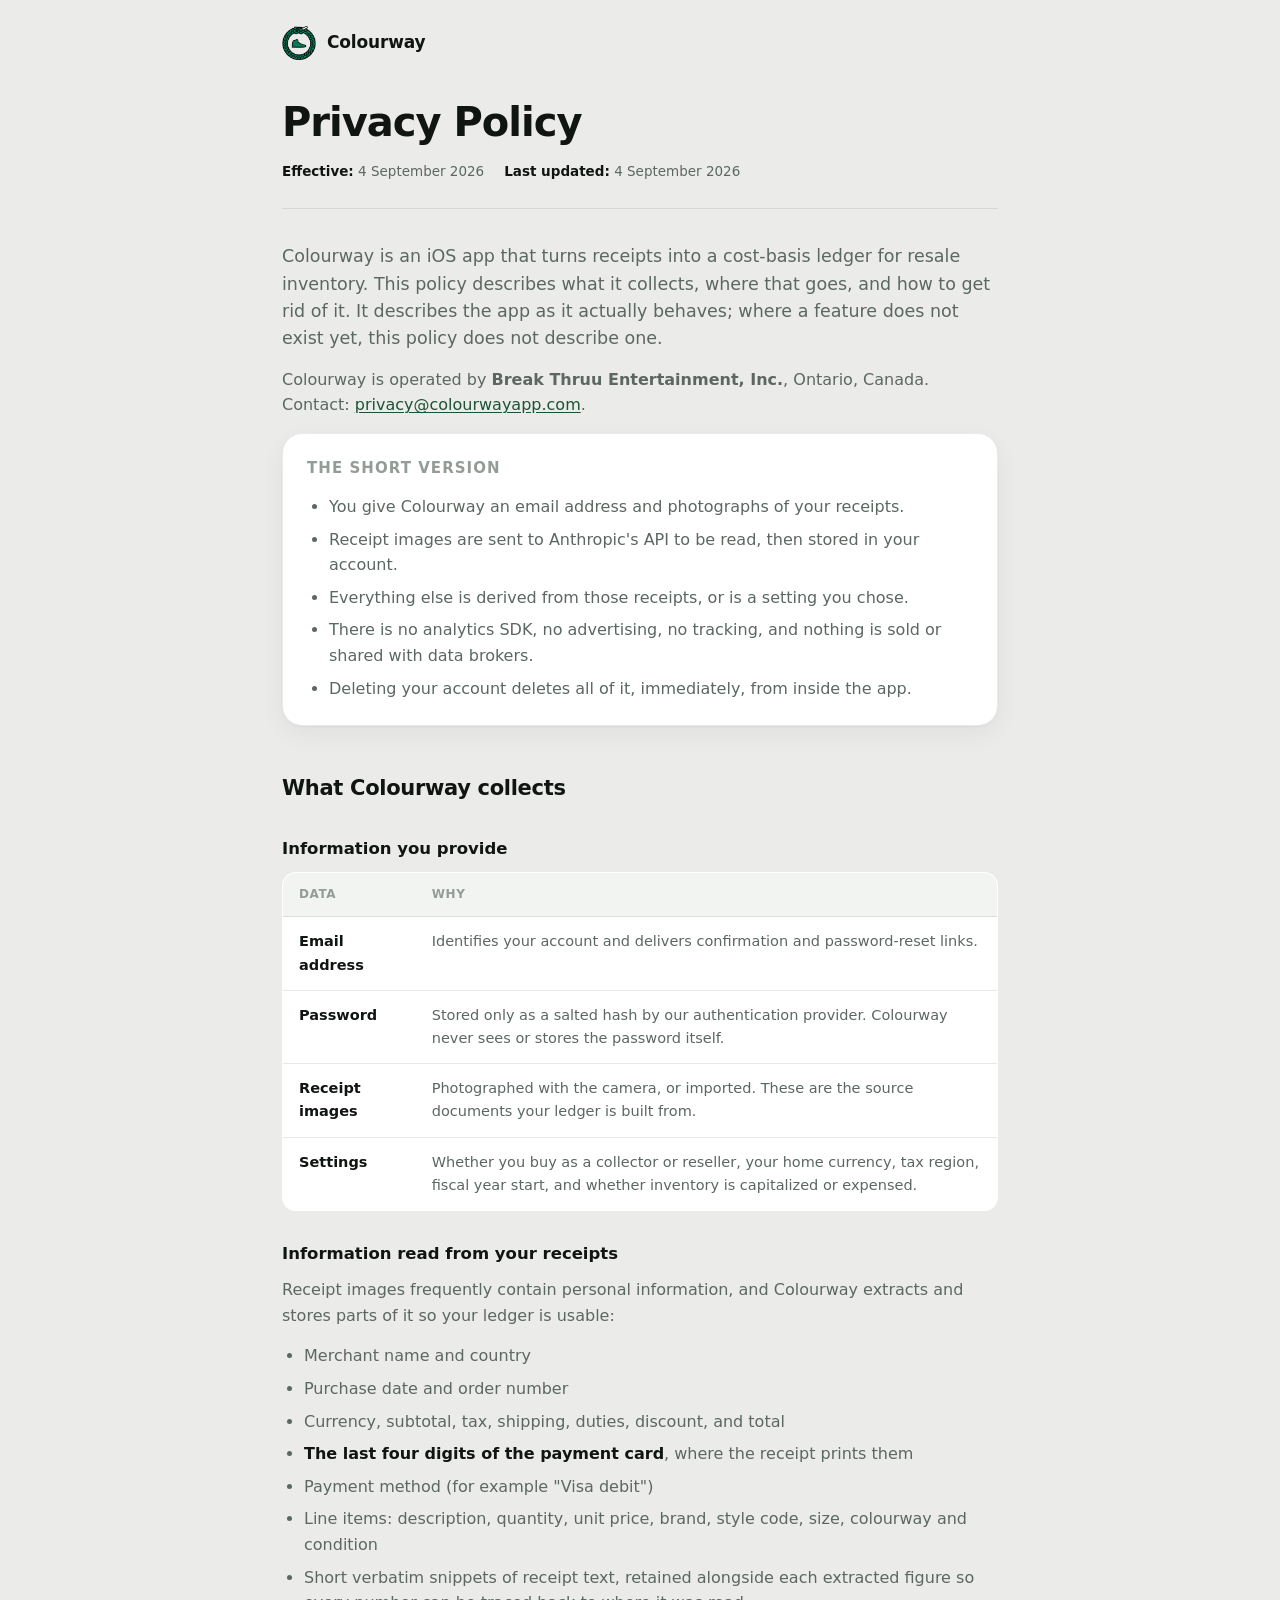
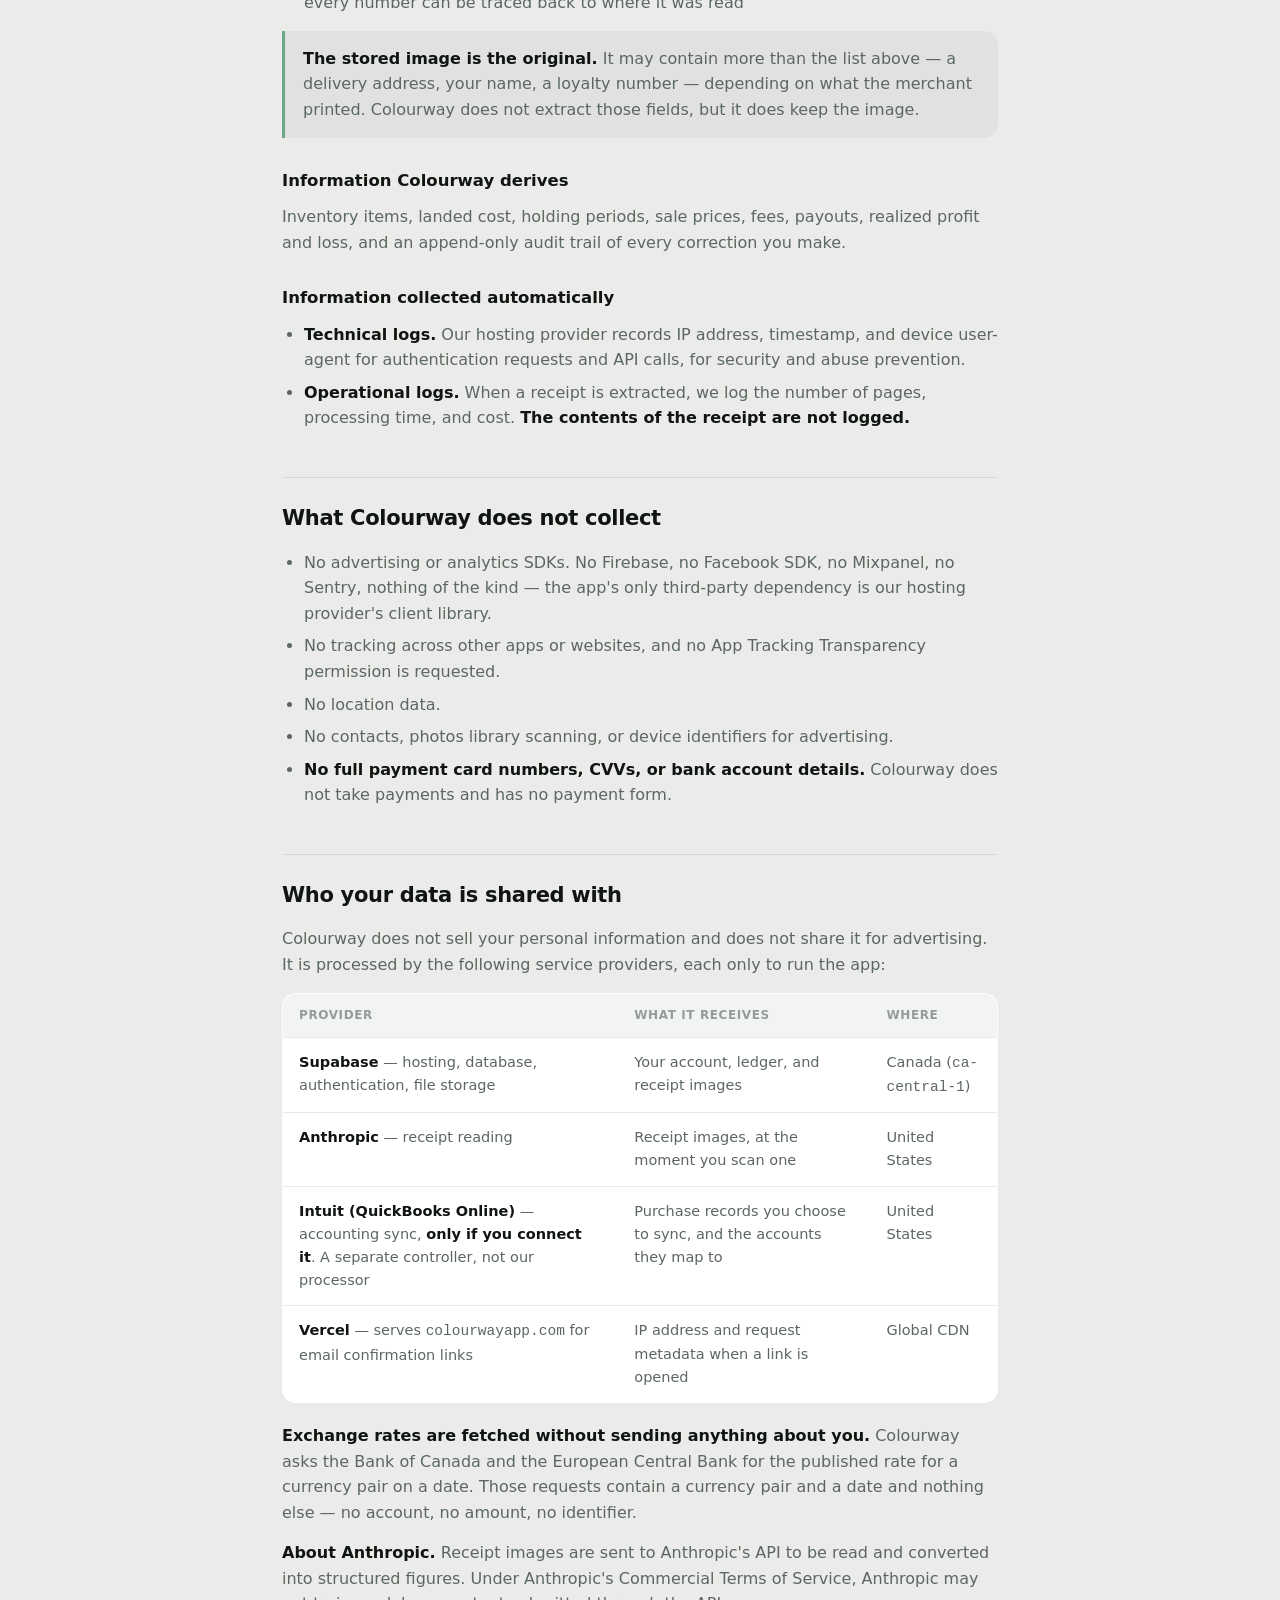
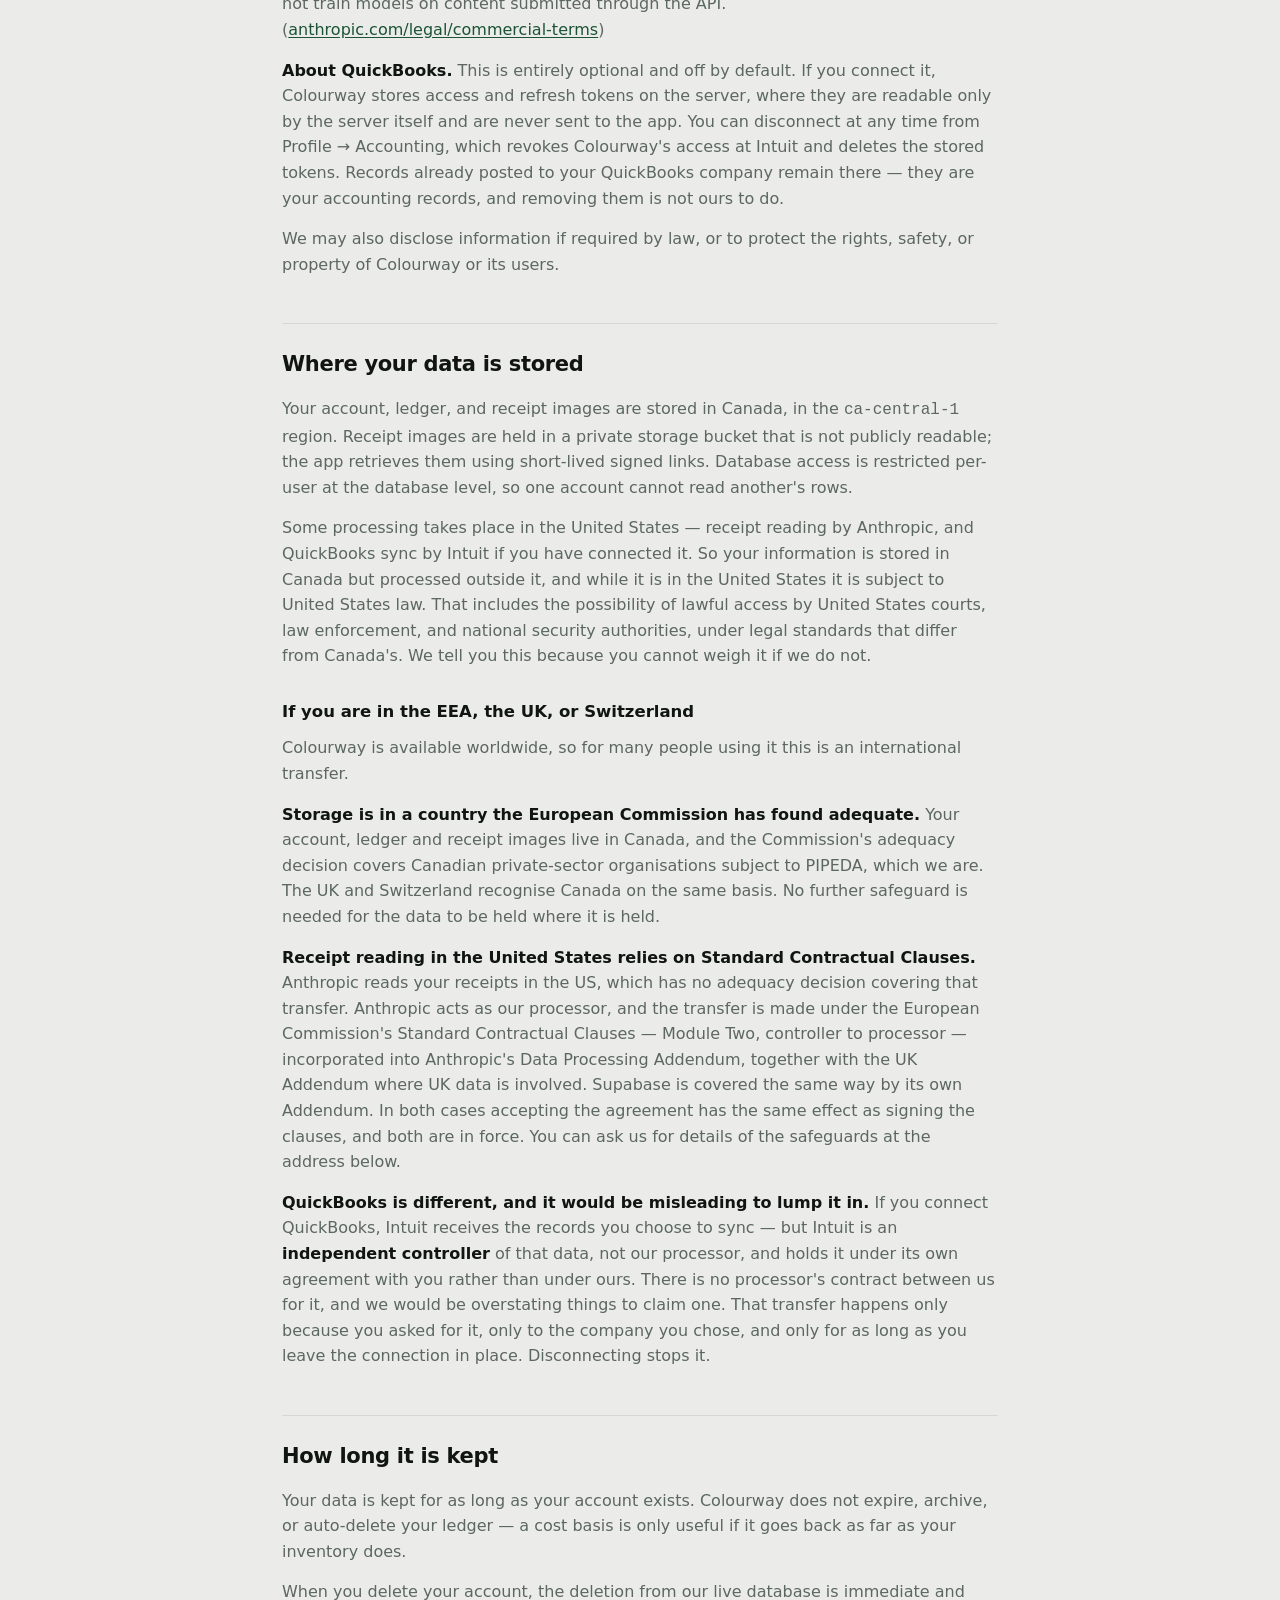
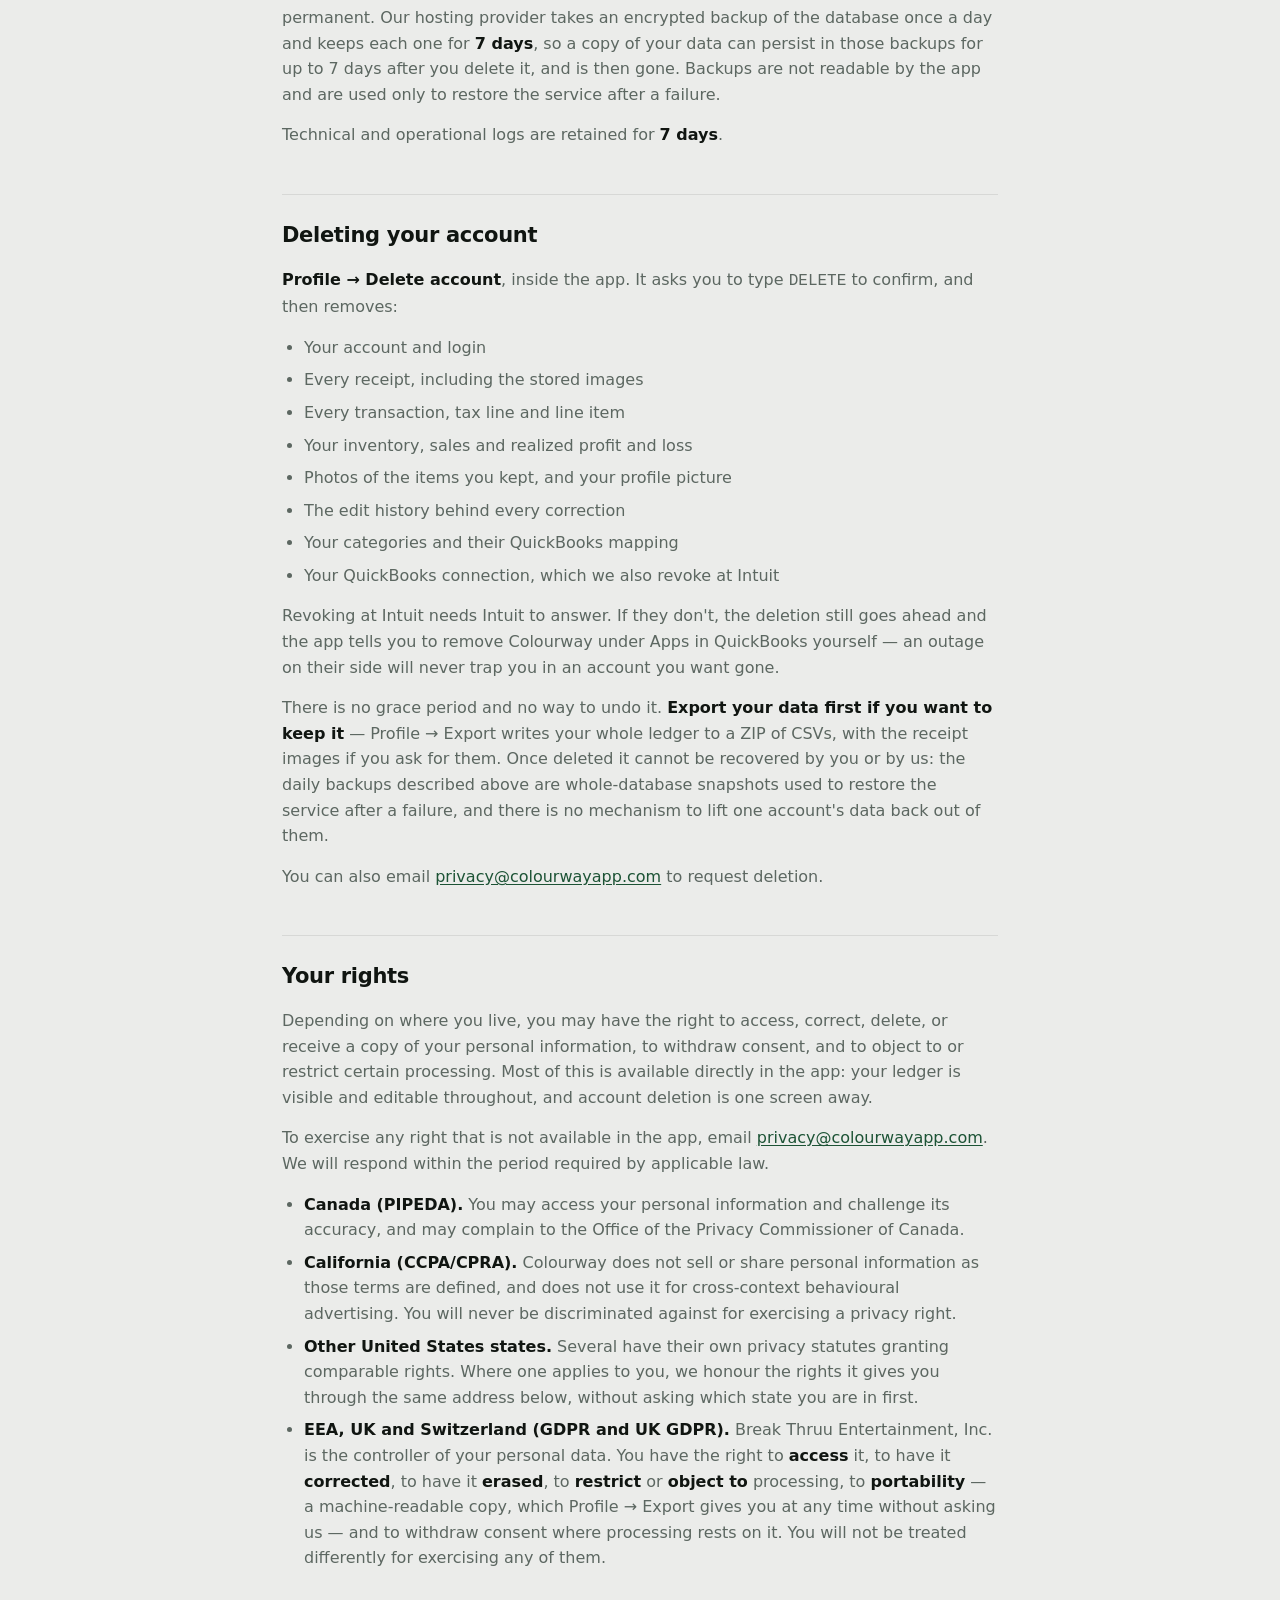
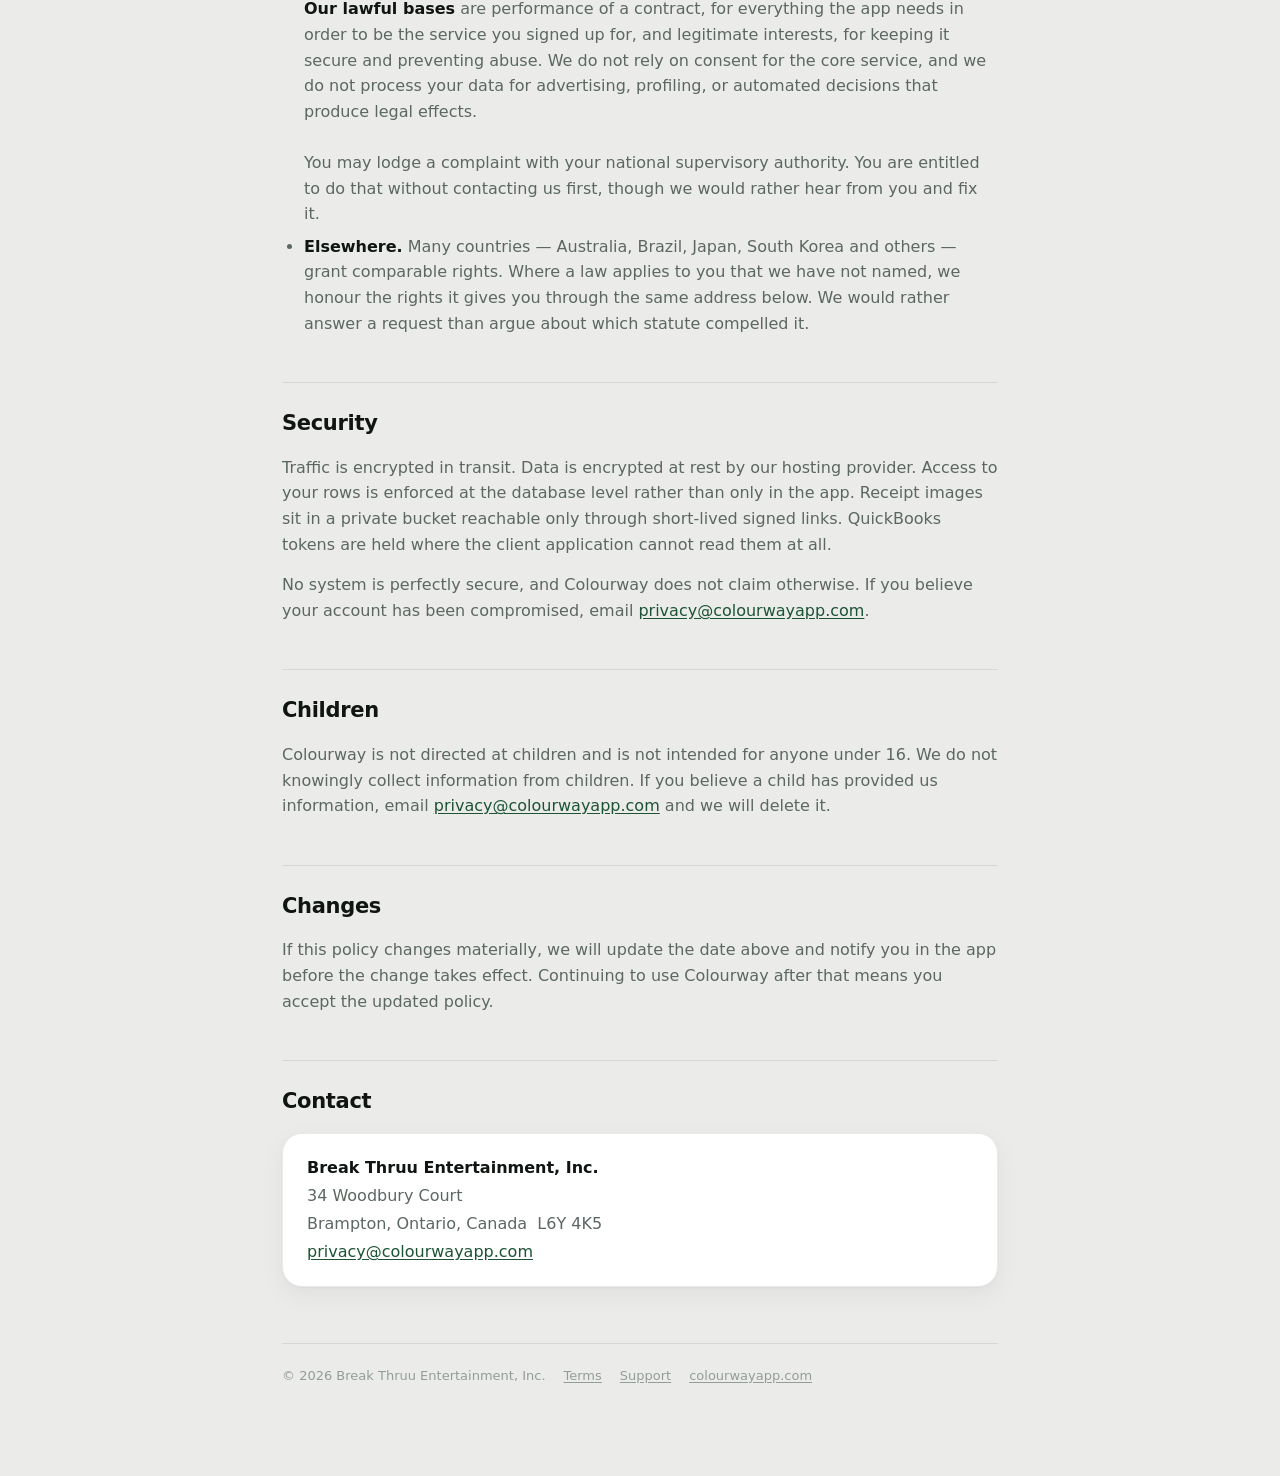
<file: privacy.html>
<!DOCTYPE html>
<html lang="en">
<head>
<meta charset="utf-8">
<meta name="viewport" content="width=device-width, initial-scale=1">
<title>Privacy Policy — Colourway</title>
<meta name="description" content="What Colourway collects, where it goes, who processes it, and how to delete it.">
<meta name="application-name" content="Colourway">
<meta name="apple-mobile-web-app-title" content="Colourway">
<meta name="color-scheme" content="light dark">
<meta name="theme-color" content="#f3f4ed" media="(prefers-color-scheme: light)">
<meta name="theme-color" content="#101511" media="(prefers-color-scheme: dark)">
<link rel="icon" href="/favicon.ico" sizes="any">
<link rel="icon" type="image/png" sizes="16x16" href="/icon-16.png">
<link rel="icon" type="image/png" sizes="32x32" href="/icon-32.png">
<link rel="icon" type="image/png" sizes="192x192" href="/icon-192.png">
<link rel="apple-touch-icon" sizes="180x180" href="/apple-touch-icon.png">
<meta property="og:type" content="article">
<meta property="og:site_name" content="Colourway">
<meta property="og:title" content="Privacy Policy — Colourway">
<meta property="og:description" content="What Colourway collects, where it goes, who processes it, and how to delete it.">
<meta property="og:url" content="https://colourwayapp.com/privacy">
<meta property="og:image" content="https://colourwayapp.com/og-image.png">
<meta name="twitter:card" content="summary_large_image">
<meta name="twitter:image" content="https://colourwayapp.com/og-image.png">
<link rel="stylesheet" href="/doc.css">
</head>
<body>
<div class="page">

<div class="masthead">
  <img src="/brand-mark.png" width="34" height="34" alt="" decoding="async">
  <a href="/">Colourway</a>
</div>

<div class="doc-head">
  <h1>Privacy Policy</h1>
  <p class="dates"><span><b>Effective:</b> 4 September 2026</span><span><b>Last updated:</b> 4 September 2026</span></p>
</div>

<p class="lede">Colourway is an iOS app that turns receipts into a cost-basis ledger for resale inventory. This policy describes what it collects, where that goes, and how to get rid of it. It describes the app as it actually behaves; where a feature does not exist yet, this policy does not describe one.</p>

<p>Colourway is operated by <b>Break Thruu Entertainment, Inc.</b>, Ontario, Canada. Contact: <a href="mailto:privacy@colourwayapp.com">privacy@colourwayapp.com</a>.</p>

<div class="summary">
<h2>The short version</h2>
<ul>
  <li>You give Colourway an email address and photographs of your receipts.</li>
  <li>Receipt images are sent to Anthropic's API to be read, then stored in your account.</li>
  <li>Everything else is derived from those receipts, or is a setting you chose.</li>
  <li>There is no analytics SDK, no advertising, no tracking, and nothing is sold or shared with data brokers.</li>
  <li>Deleting your account deletes all of it, immediately, from inside the app.</li>
</ul>
</div>

<h2>What Colourway collects</h2>

<h3>Information you provide</h3>
<div class="tbl-scroll">
<table>
  <thead><tr><th>Data</th><th>Why</th></tr></thead>
  <tbody>
    <tr><td><strong>Email address</strong></td><td>Identifies your account and delivers confirmation and password-reset links.</td></tr>
    <tr><td><strong>Password</strong></td><td>Stored only as a salted hash by our authentication provider. Colourway never sees or stores the password itself.</td></tr>
    <tr><td><strong>Receipt images</strong></td><td>Photographed with the camera, or imported. These are the source documents your ledger is built from.</td></tr>
    <tr><td><strong>Settings</strong></td><td>Whether you buy as a collector or reseller, your home currency, tax region, fiscal year start, and whether inventory is capitalized or expensed.</td></tr>
  </tbody>
</table>
</div>

<h3>Information read from your receipts</h3>
<p>Receipt images frequently contain personal information, and Colourway extracts and stores parts of it so your ledger is usable:</p>
<ul>
  <li>Merchant name and country</li>
  <li>Purchase date and order number</li>
  <li>Currency, subtotal, tax, shipping, duties, discount, and total</li>
  <li><strong>The last four digits of the payment card</strong>, where the receipt prints them</li>
  <li>Payment method (for example "Visa debit")</li>
  <li>Line items: description, quantity, unit price, brand, style code, size, colourway and condition</li>
  <li>Short verbatim snippets of receipt text, retained alongside each extracted figure so every number can be traced back to where it was read</li>
</ul>
<div class="note">
<p><strong>The stored image is the original.</strong> It may contain more than the list above — a delivery address, your name, a loyalty number — depending on what the merchant printed. Colourway does not extract those fields, but it does keep the image.</p>
</div>

<h3>Information Colourway derives</h3>
<p>Inventory items, landed cost, holding periods, sale prices, fees, payouts, realized profit and loss, and an append-only audit trail of every correction you make.</p>

<h3>Information collected automatically</h3>
<ul>
  <li><strong>Technical logs.</strong> Our hosting provider records IP address, timestamp, and device user-agent for authentication requests and API calls, for security and abuse prevention.</li>
  <li><strong>Operational logs.</strong> When a receipt is extracted, we log the number of pages, processing time, and cost. <strong>The contents of the receipt are not logged.</strong></li>
</ul>

<h2>What Colourway does not collect</h2>
<ul>
  <li>No advertising or analytics SDKs. No Firebase, no Facebook SDK, no Mixpanel, no Sentry, nothing of the kind — the app's only third-party dependency is our hosting provider's client library.</li>
  <li>No tracking across other apps or websites, and no App Tracking Transparency permission is requested.</li>
  <li>No location data.</li>
  <li>No contacts, photos library scanning, or device identifiers for advertising.</li>
  <li><strong>No full payment card numbers, CVVs, or bank account details.</strong> Colourway does not take payments and has no payment form.</li>
</ul>

<h2>Who your data is shared with</h2>
<p>Colourway does not sell your personal information and does not share it for advertising. It is processed by the following service providers, each only to run the app:</p>
<div class="tbl-scroll">
<table>
  <thead><tr><th>Provider</th><th>What it receives</th><th>Where</th></tr></thead>
  <tbody>
    <tr><td><strong>Supabase</strong> — hosting, database, authentication, file storage</td><td>Your account, ledger, and receipt images</td><td>Canada (<code>ca-central-1</code>)</td></tr>
    <tr><td><strong>Anthropic</strong> — receipt reading</td><td>Receipt images, at the moment you scan one</td><td>United States</td></tr>
    <tr><td><strong>Intuit (QuickBooks Online)</strong> — accounting sync, <strong>only if you connect it</strong>. A separate controller, not our processor</td><td>Purchase records you choose to sync, and the accounts they map to</td><td>United States</td></tr>
    <tr><td><strong>Vercel</strong> — serves <code>colourwayapp.com</code> for email confirmation links</td><td>IP address and request metadata when a link is opened</td><td>Global CDN</td></tr>
  </tbody>
</table>
</div>

<p><strong>Exchange rates are fetched without sending anything about you.</strong> Colourway asks the Bank of Canada and the European Central Bank for the published rate for a currency pair on a date. Those requests contain a currency pair and a date and nothing else — no account, no amount, no identifier.</p>

<p><strong>About Anthropic.</strong> Receipt images are sent to Anthropic's API to be read and converted into structured figures. Under Anthropic's Commercial Terms of Service, Anthropic may not train models on content submitted through the API. (<a href="https://www.anthropic.com/legal/commercial-terms">anthropic.com/legal/commercial-terms</a>)</p>

<p><strong>About QuickBooks.</strong> This is entirely optional and off by default. If you connect it, Colourway stores access and refresh tokens on the server, where they are readable only by the server itself and are never sent to the app. You can disconnect at any time from Profile → Accounting, which revokes Colourway's access at Intuit and deletes the stored tokens. Records already posted to your QuickBooks company remain there — they are your accounting records, and removing them is not ours to do.</p>

<p>We may also disclose information if required by law, or to protect the rights, safety, or property of Colourway or its users.</p>

<h2>Where your data is stored</h2>
<p>Your account, ledger, and receipt images are stored in Canada, in the <code>ca-central-1</code> region. Receipt images are held in a private storage bucket that is not publicly readable; the app retrieves them using short-lived signed links. Database access is restricted per-user at the database level, so one account cannot read another's rows.</p>
<p>Some processing takes place in the United States — receipt reading by Anthropic, and QuickBooks sync by Intuit if you have connected it. So your information is stored in Canada but processed outside it, and while it is in the United States it is subject to United States law. That includes the possibility of lawful access by United States courts, law enforcement, and national security authorities, under legal standards that differ from Canada's. We tell you this because you cannot weigh it if we do not.</p>

<h3>If you are in the EEA, the UK, or Switzerland</h3>
<p>Colourway is available worldwide, so for many people using it this is an international transfer.</p>
<p><strong>Storage is in a country the European Commission has found adequate.</strong> Your account, ledger and receipt images live in Canada, and the Commission's adequacy decision covers Canadian private-sector organisations subject to PIPEDA, which we are. The UK and Switzerland recognise Canada on the same basis. No further safeguard is needed for the data to be held where it is held.</p>
<p><strong>Receipt reading in the United States relies on Standard Contractual Clauses.</strong> Anthropic reads your receipts in the US, which has no adequacy decision covering that transfer. Anthropic acts as our processor, and the transfer is made under the European Commission's Standard Contractual Clauses — Module Two, controller to processor — incorporated into Anthropic's Data Processing Addendum, together with the UK Addendum where UK data is involved. Supabase is covered the same way by its own Addendum. In both cases accepting the agreement has the same effect as signing the clauses, and both are in force. You can ask us for details of the safeguards at the address below.</p>

<p><strong>QuickBooks is different, and it would be misleading to lump it in.</strong> If you connect QuickBooks, Intuit receives the records you choose to sync — but Intuit is an <strong>independent controller</strong> of that data, not our processor, and holds it under its own agreement with you rather than under ours. There is no processor's contract between us for it, and we would be overstating things to claim one. That transfer happens only because you asked for it, only to the company you chose, and only for as long as you leave the connection in place. Disconnecting stops it.</p>

<h2>How long it is kept</h2>
<p>Your data is kept for as long as your account exists. Colourway does not expire, archive, or auto-delete your ledger — a cost basis is only useful if it goes back as far as your inventory does.</p>
<p>When you delete your account, the deletion from our live database is immediate and permanent. Our hosting provider takes an encrypted backup of the database once a day and keeps each one for <strong>7 days</strong>, so a copy of your data can persist in those backups for up to 7 days after you delete it, and is then gone. Backups are not readable by the app and are used only to restore the service after a failure.</p>
<p>Technical and operational logs are retained for <strong>7 days</strong>.</p>

<h2>Deleting your account</h2>
<p><strong>Profile → Delete account</strong>, inside the app. It asks you to type <code>DELETE</code> to confirm, and then removes:</p>
<ul>
  <li>Your account and login</li>
  <li>Every receipt, including the stored images</li>
  <li>Every transaction, tax line and line item</li>
  <li>Your inventory, sales and realized profit and loss</li>
  <li>Photos of the items you kept, and your profile picture</li>
  <li>The edit history behind every correction</li>
  <li>Your categories and their QuickBooks mapping</li>
  <li>Your QuickBooks connection, which we also revoke at Intuit</li>
</ul>
<p>Revoking at Intuit needs Intuit to answer. If they don't, the deletion still goes ahead and the app tells you to remove Colourway under Apps in QuickBooks yourself — an outage on their side will never trap you in an account you want gone.</p>
<p>There is no grace period and no way to undo it. <strong>Export your data first if you want to keep it</strong> — Profile → Export writes your whole ledger to a ZIP of CSVs, with the receipt images if you ask for them. Once deleted it cannot be recovered by you or by us: the daily backups described above are whole-database snapshots used to restore the service after a failure, and there is no mechanism to lift one account's data back out of them.</p>
<p>You can also email <a href="mailto:privacy@colourwayapp.com">privacy@colourwayapp.com</a> to request deletion.</p>

<h2>Your rights</h2>
<p>Depending on where you live, you may have the right to access, correct, delete, or receive a copy of your personal information, to withdraw consent, and to object to or restrict certain processing. Most of this is available directly in the app: your ledger is visible and editable throughout, and account deletion is one screen away.</p>
<p>To exercise any right that is not available in the app, email <a href="mailto:privacy@colourwayapp.com">privacy@colourwayapp.com</a>. We will respond within the period required by applicable law.</p>
<ul>
  <li><strong>Canada (PIPEDA).</strong> You may access your personal information and challenge its accuracy, and may complain to the Office of the Privacy Commissioner of Canada.</li>
  <li><strong>California (CCPA/CPRA).</strong> Colourway does not sell or share personal information as those terms are defined, and does not use it for cross-context behavioural advertising. You will never be discriminated against for exercising a privacy right.</li>
  <li><strong>Other United States states.</strong> Several have their own privacy statutes granting comparable rights. Where one applies to you, we honour the rights it gives you through the same address below, without asking which state you are in first.</li>
  <li><strong>EEA, UK and Switzerland (GDPR and UK GDPR).</strong> Break Thruu Entertainment, Inc. is the controller of your personal data. You have the right to <strong>access</strong> it, to have it <strong>corrected</strong>, to have it <strong>erased</strong>, to <strong>restrict</strong> or <strong>object to</strong> processing, to <strong>portability</strong> — a machine-readable copy, which Profile → Export gives you at any time without asking us — and to withdraw consent where processing rests on it. You will not be treated differently for exercising any of them.
  <br><br>
  <strong>Our lawful bases</strong> are performance of a contract, for everything the app needs in order to be the service you signed up for, and legitimate interests, for keeping it secure and preventing abuse. We do not rely on consent for the core service, and we do not process your data for advertising, profiling, or automated decisions that produce legal effects.
  <br><br>
  You may lodge a complaint with your national supervisory authority. You are entitled to do that without contacting us first, though we would rather hear from you and fix it.</li>
  <li><strong>Elsewhere.</strong> Many countries — Australia, Brazil, Japan, South Korea and others — grant comparable rights. Where a law applies to you that we have not named, we honour the rights it gives you through the same address below. We would rather answer a request than argue about which statute compelled it.</li>
</ul>

<h2>Security</h2>
<p>Traffic is encrypted in transit. Data is encrypted at rest by our hosting provider. Access to your rows is enforced at the database level rather than only in the app. Receipt images sit in a private bucket reachable only through short-lived signed links. QuickBooks tokens are held where the client application cannot read them at all.</p>
<p>No system is perfectly secure, and Colourway does not claim otherwise. If you believe your account has been compromised, email <a href="mailto:privacy@colourwayapp.com">privacy@colourwayapp.com</a>.</p>

<h2>Children</h2>
<p>Colourway is not directed at children and is not intended for anyone under 16. We do not knowingly collect information from children. If you believe a child has provided us information, email <a href="mailto:privacy@colourwayapp.com">privacy@colourwayapp.com</a> and we will delete it.</p>

<h2>Changes</h2>
<p>If this policy changes materially, we will update the date above and notify you in the app before the change takes effect. Continuing to use Colourway after that means you accept the updated policy.</p>

<h2>Contact</h2>

<address>
<b>Break Thruu Entertainment, Inc.</b><br>
34 Woodbury Court<br>
Brampton, Ontario, Canada &nbsp;L6Y 4K5<br>
<a href="mailto:privacy@colourwayapp.com">privacy@colourwayapp.com</a>
</address>

<footer>
  <span>© 2026 Break Thruu Entertainment, Inc.</span>
  <a href="/terms">Terms</a>
  <a href="/support">Support</a>
  <a href="/">colourwayapp.com</a>
</footer>

</div>
</body>
</html>
</file>
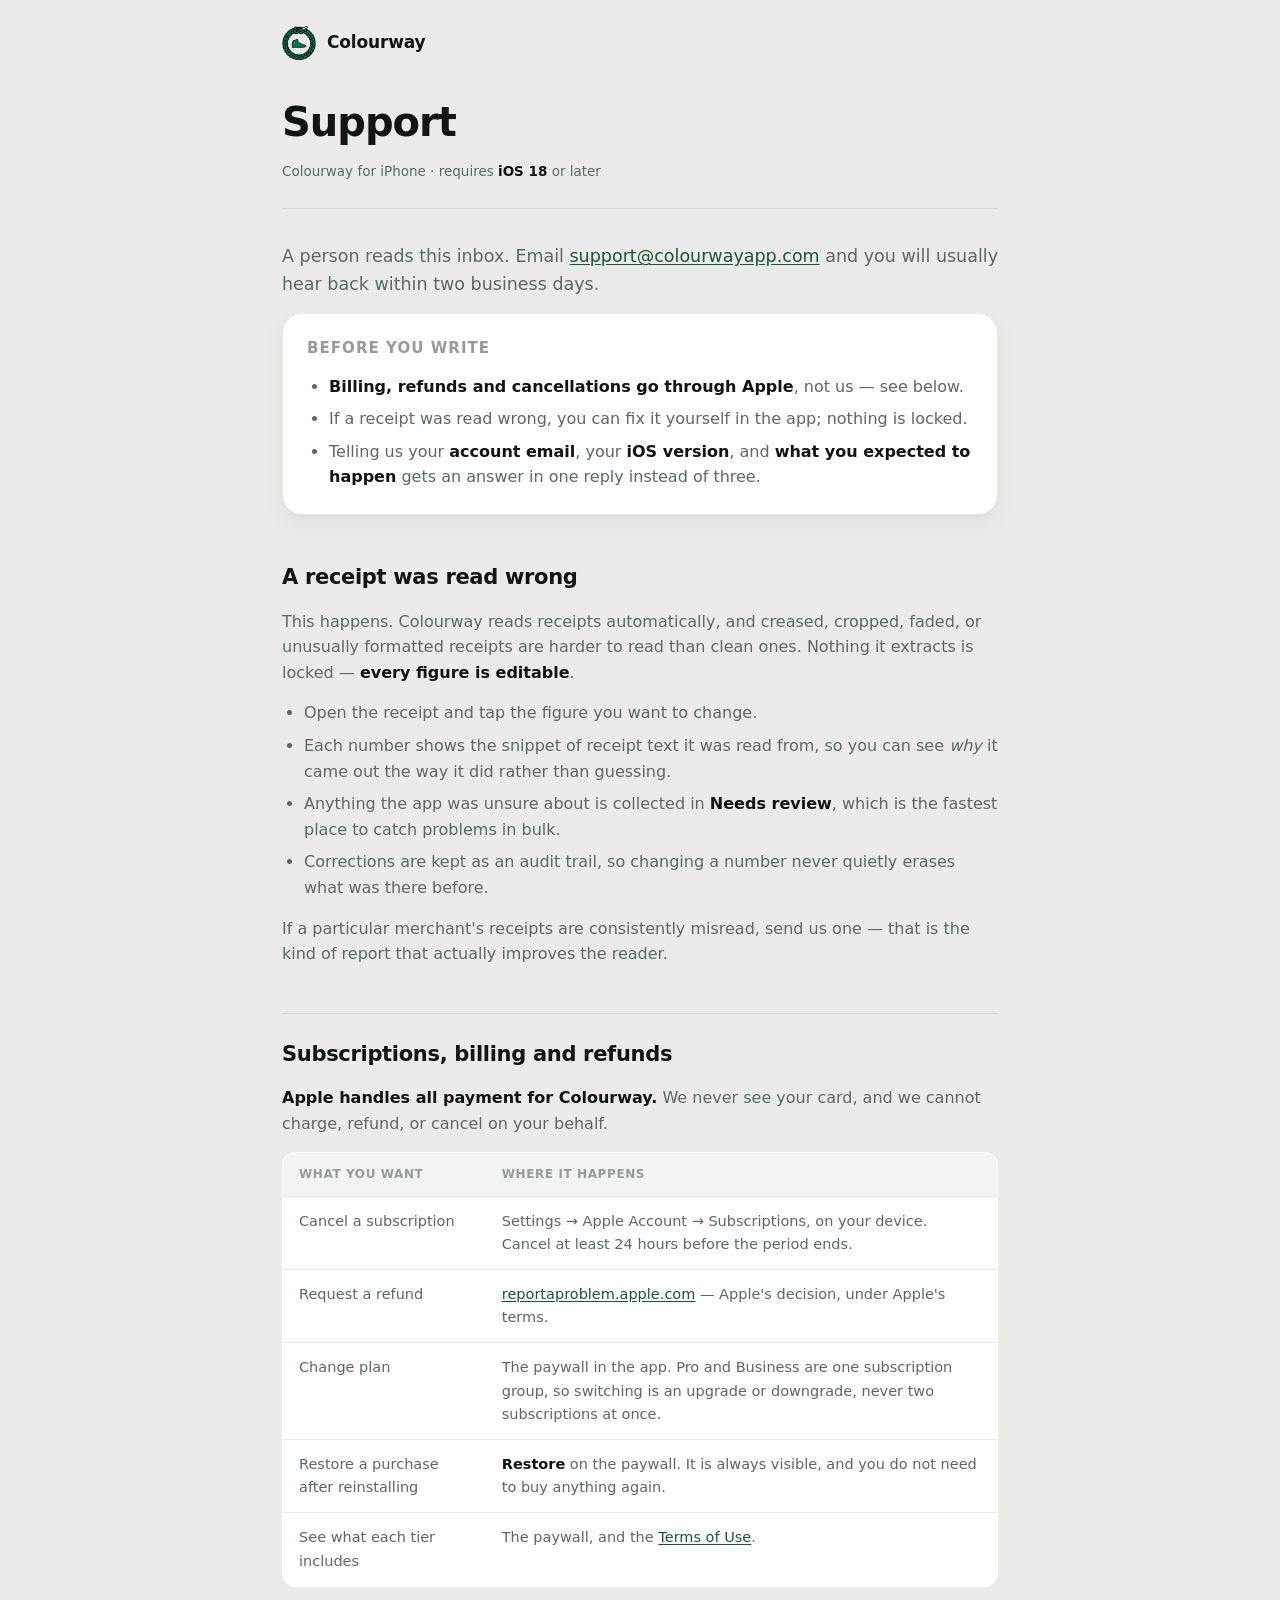
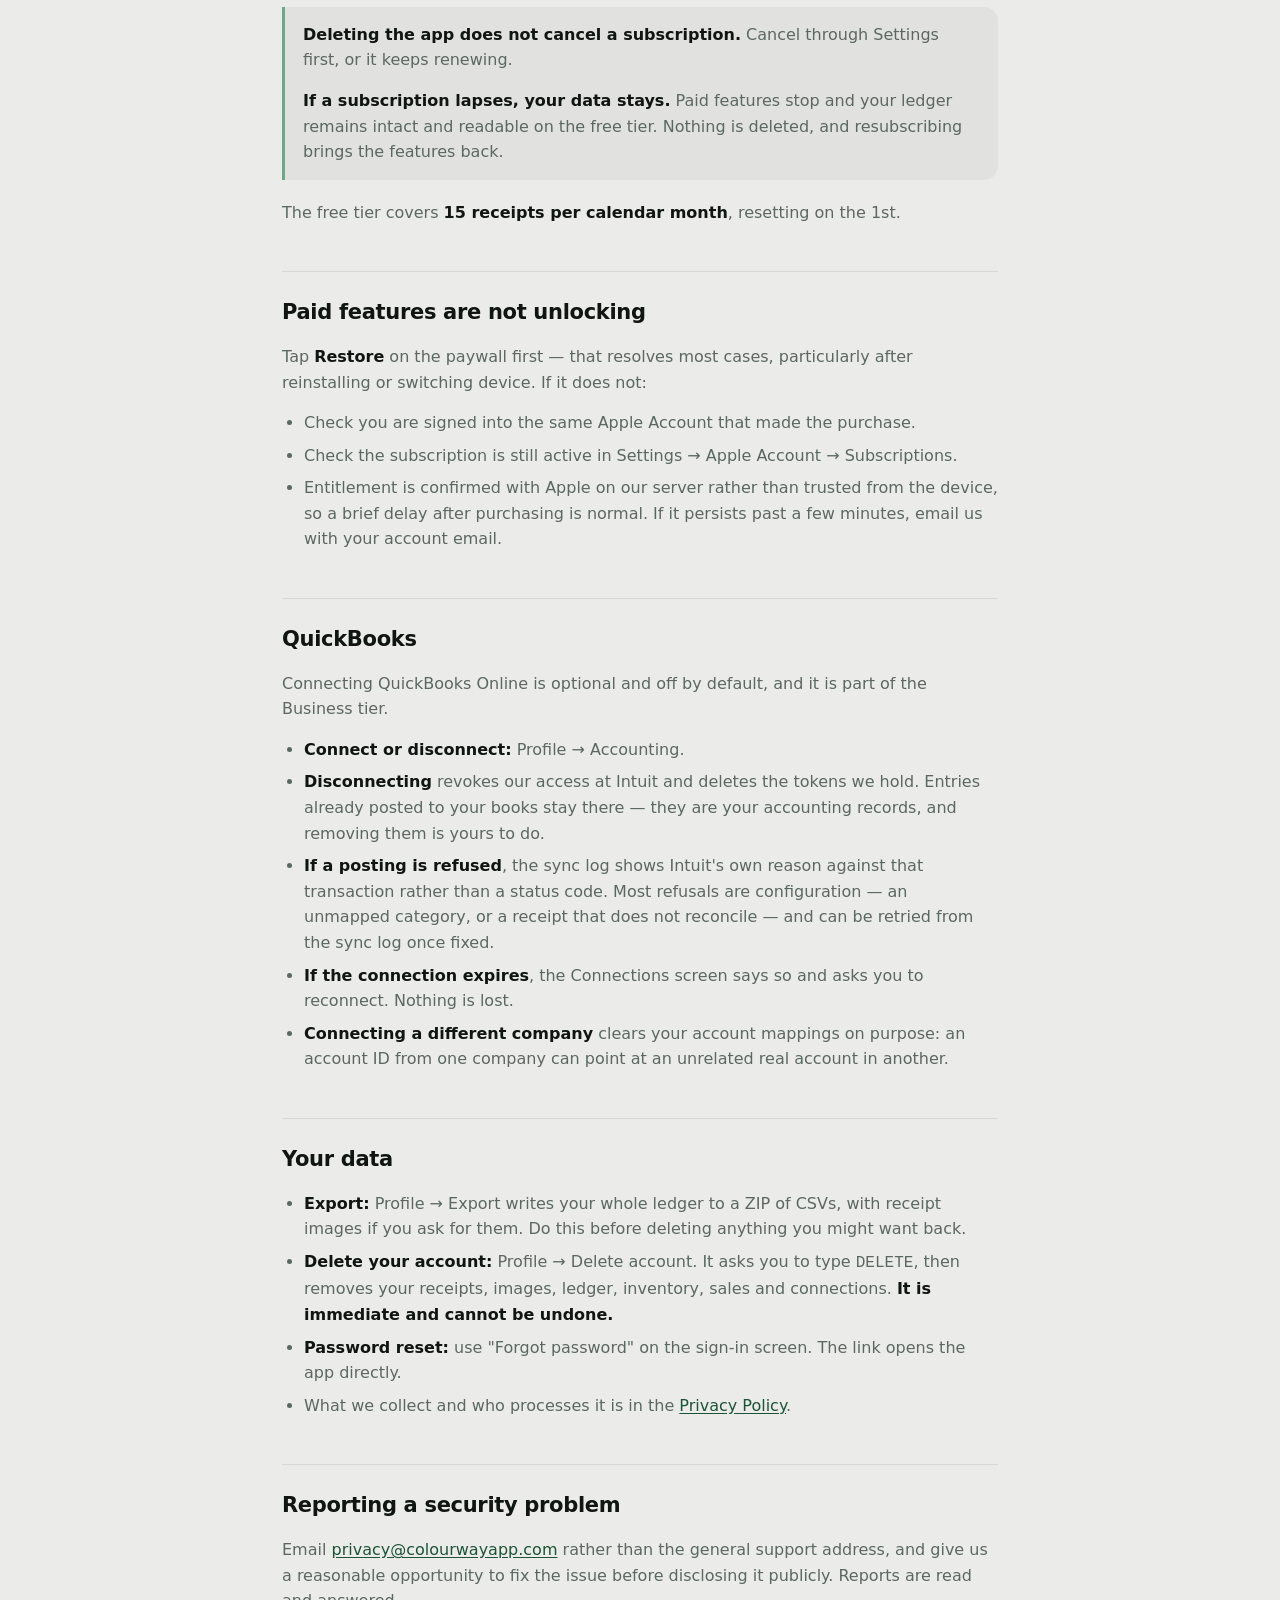
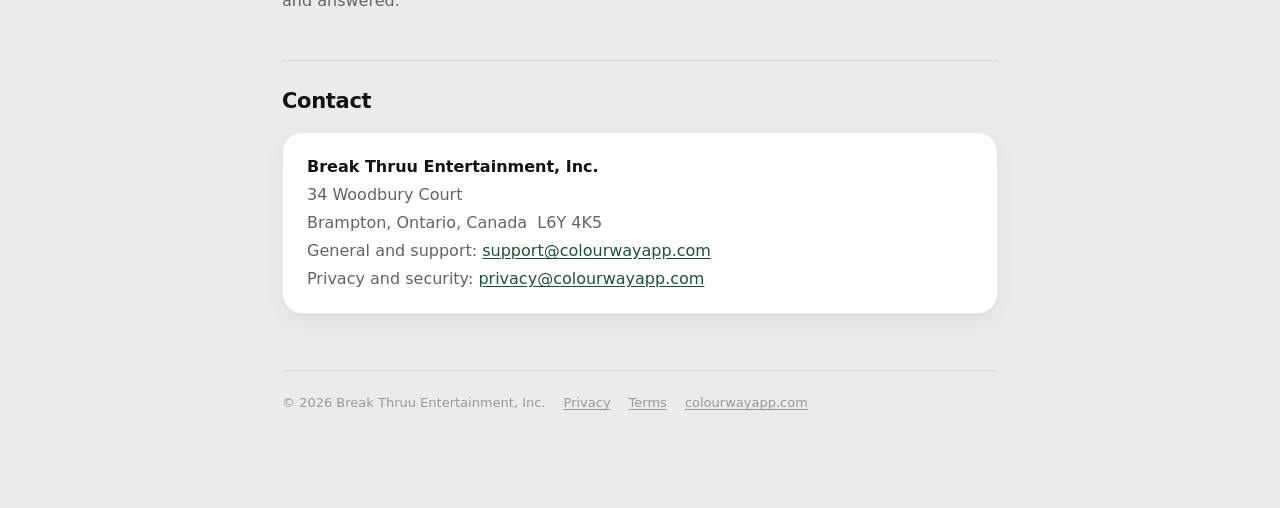
<file: support.html>
<!DOCTYPE html>
<html lang="en">
<head>
<meta charset="utf-8">
<meta name="viewport" content="width=device-width, initial-scale=1">
<title>Support — Colourway</title>
<meta name="description" content="Help with Colourway: fixing a misread receipt, subscriptions and billing, QuickBooks, exporting your data, and deleting your account.">
<meta name="application-name" content="Colourway">
<meta name="apple-mobile-web-app-title" content="Colourway">
<meta name="color-scheme" content="light dark">
<meta name="theme-color" content="#f3f4ed" media="(prefers-color-scheme: light)">
<meta name="theme-color" content="#101511" media="(prefers-color-scheme: dark)">
<link rel="icon" href="/favicon.ico" sizes="any">
<link rel="icon" type="image/png" sizes="16x16" href="/icon-16.png">
<link rel="icon" type="image/png" sizes="32x32" href="/icon-32.png">
<link rel="icon" type="image/png" sizes="192x192" href="/icon-192.png">
<link rel="apple-touch-icon" sizes="180x180" href="/apple-touch-icon.png">
<meta property="og:type" content="website">
<meta property="og:site_name" content="Colourway">
<meta property="og:title" content="Support — Colourway">
<meta property="og:description" content="Help with Colourway: misread receipts, billing, QuickBooks, export, and account deletion.">
<meta property="og:url" content="https://colourwayapp.com/support">
<meta property="og:image" content="https://colourwayapp.com/og-image.png">
<meta name="twitter:card" content="summary_large_image">
<meta name="twitter:image" content="https://colourwayapp.com/og-image.png">
<link rel="stylesheet" href="/doc.css">
</head>
<body>
<div class="page">

<div class="masthead">
  <img src="/brand-mark.png" width="34" height="34" alt="" decoding="async">
  <a href="/">Colourway</a>
</div>

<div class="doc-head">
  <h1>Support</h1>
  <p class="dates"><span>Colourway for iPhone · requires <b>iOS 18</b> or later</span></p>
</div>

<p class="lede">A person reads this inbox. Email <a href="mailto:support@colourwayapp.com">support@colourwayapp.com</a> and you will usually hear back within two business days.</p>

<div class="summary">
<h2>Before you write</h2>
<ul>
  <li><strong>Billing, refunds and cancellations go through Apple</strong>, not us — see below.</li>
  <li>If a receipt was read wrong, you can fix it yourself in the app; nothing is locked.</li>
  <li>Telling us your <strong>account email</strong>, your <strong>iOS version</strong>, and <strong>what you expected to happen</strong> gets an answer in one reply instead of three.</li>
</ul>
</div>

<h2>A receipt was read wrong</h2>
<p>This happens. Colourway reads receipts automatically, and creased, cropped, faded, or unusually formatted receipts are harder to read than clean ones. Nothing it extracts is locked — <strong>every figure is editable</strong>.</p>
<ul>
  <li>Open the receipt and tap the figure you want to change.</li>
  <li>Each number shows the snippet of receipt text it was read from, so you can see <em>why</em> it came out the way it did rather than guessing.</li>
  <li>Anything the app was unsure about is collected in <strong>Needs review</strong>, which is the fastest place to catch problems in bulk.</li>
  <li>Corrections are kept as an audit trail, so changing a number never quietly erases what was there before.</li>
</ul>
<p>If a particular merchant's receipts are consistently misread, send us one — that is the kind of report that actually improves the reader.</p>

<h2>Subscriptions, billing and refunds</h2>
<p><strong>Apple handles all payment for Colourway.</strong> We never see your card, and we cannot charge, refund, or cancel on your behalf.</p>
<div class="tbl-scroll">
<table>
  <thead><tr><th>What you want</th><th>Where it happens</th></tr></thead>
  <tbody>
    <tr><td>Cancel a subscription</td><td>Settings → Apple Account → Subscriptions, on your device. Cancel at least 24 hours before the period ends.</td></tr>
    <tr><td>Request a refund</td><td><a href="https://reportaproblem.apple.com">reportaproblem.apple.com</a> — Apple's decision, under Apple's terms.</td></tr>
    <tr><td>Change plan</td><td>The paywall in the app. Pro and Business are one subscription group, so switching is an upgrade or downgrade, never two subscriptions at once.</td></tr>
    <tr><td>Restore a purchase after reinstalling</td><td><strong>Restore</strong> on the paywall. It is always visible, and you do not need to buy anything again.</td></tr>
    <tr><td>See what each tier includes</td><td>The paywall, and the <a href="/terms">Terms of Use</a>.</td></tr>
  </tbody>
</table>
</div>
<div class="note">
<p><strong>Deleting the app does not cancel a subscription.</strong> Cancel through Settings first, or it keeps renewing.</p>
<p><strong>If a subscription lapses, your data stays.</strong> Paid features stop and your ledger remains intact and readable on the free tier. Nothing is deleted, and resubscribing brings the features back.</p>
</div>
<p>The free tier covers <strong>15 receipts per calendar month</strong>, resetting on the 1st.</p>

<h2>Paid features are not unlocking</h2>
<p>Tap <strong>Restore</strong> on the paywall first — that resolves most cases, particularly after reinstalling or switching device. If it does not:</p>
<ul>
  <li>Check you are signed into the same Apple Account that made the purchase.</li>
  <li>Check the subscription is still active in Settings → Apple Account → Subscriptions.</li>
  <li>Entitlement is confirmed with Apple on our server rather than trusted from the device, so a brief delay after purchasing is normal. If it persists past a few minutes, email us with your account email.</li>
</ul>

<h2>QuickBooks</h2>
<p>Connecting QuickBooks Online is optional and off by default, and it is part of the Business tier.</p>
<ul>
  <li><strong>Connect or disconnect:</strong> Profile → Accounting.</li>
  <li><strong>Disconnecting</strong> revokes our access at Intuit and deletes the tokens we hold. Entries already posted to your books stay there — they are your accounting records, and removing them is yours to do.</li>
  <li><strong>If a posting is refused</strong>, the sync log shows Intuit's own reason against that transaction rather than a status code. Most refusals are configuration — an unmapped category, or a receipt that does not reconcile — and can be retried from the sync log once fixed.</li>
  <li><strong>If the connection expires</strong>, the Connections screen says so and asks you to reconnect. Nothing is lost.</li>
  <li><strong>Connecting a different company</strong> clears your account mappings on purpose: an account ID from one company can point at an unrelated real account in another.</li>
</ul>

<h2>Your data</h2>
<ul>
  <li><strong>Export:</strong> Profile → Export writes your whole ledger to a ZIP of CSVs, with receipt images if you ask for them. Do this before deleting anything you might want back.</li>
  <li><strong>Delete your account:</strong> Profile → Delete account. It asks you to type <code>DELETE</code>, then removes your receipts, images, ledger, inventory, sales and connections. <strong>It is immediate and cannot be undone.</strong></li>
  <li><strong>Password reset:</strong> use "Forgot password" on the sign-in screen. The link opens the app directly.</li>
  <li>What we collect and who processes it is in the <a href="/privacy">Privacy Policy</a>.</li>
</ul>

<h2>Reporting a security problem</h2>
<p>Email <a href="mailto:privacy@colourwayapp.com">privacy@colourwayapp.com</a> rather than the general support address, and give us a reasonable opportunity to fix the issue before disclosing it publicly. Reports are read and answered.</p>

<h2>Contact</h2>

<address>
<b>Break Thruu Entertainment, Inc.</b><br>
34 Woodbury Court<br>
Brampton, Ontario, Canada &nbsp;L6Y 4K5<br>
General and support: <a href="mailto:support@colourwayapp.com">support@colourwayapp.com</a><br>
Privacy and security: <a href="mailto:privacy@colourwayapp.com">privacy@colourwayapp.com</a>
</address>

<footer>
  <span>© 2026 Break Thruu Entertainment, Inc.</span>
  <a href="/privacy">Privacy</a>
  <a href="/terms">Terms</a>
  <a href="/">colourwayapp.com</a>
</footer>

</div>
</body>
</html>
</file>
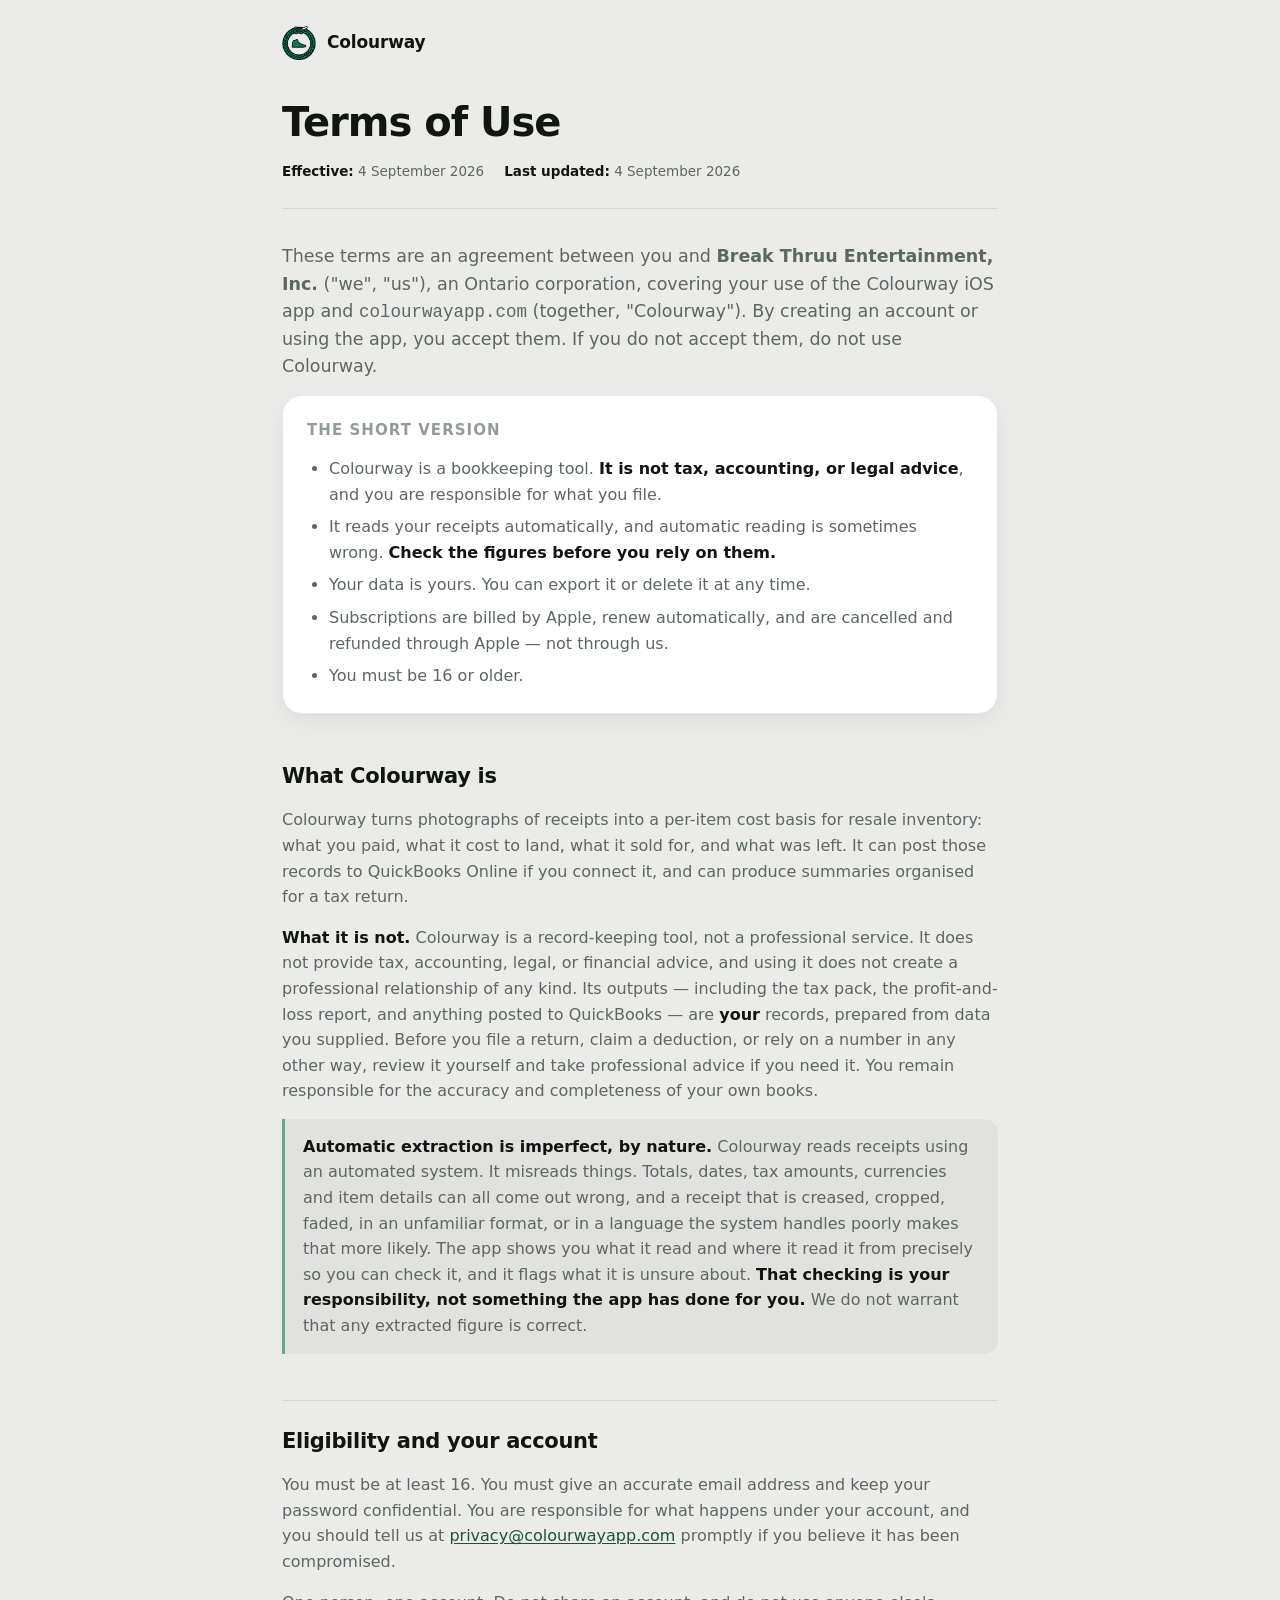
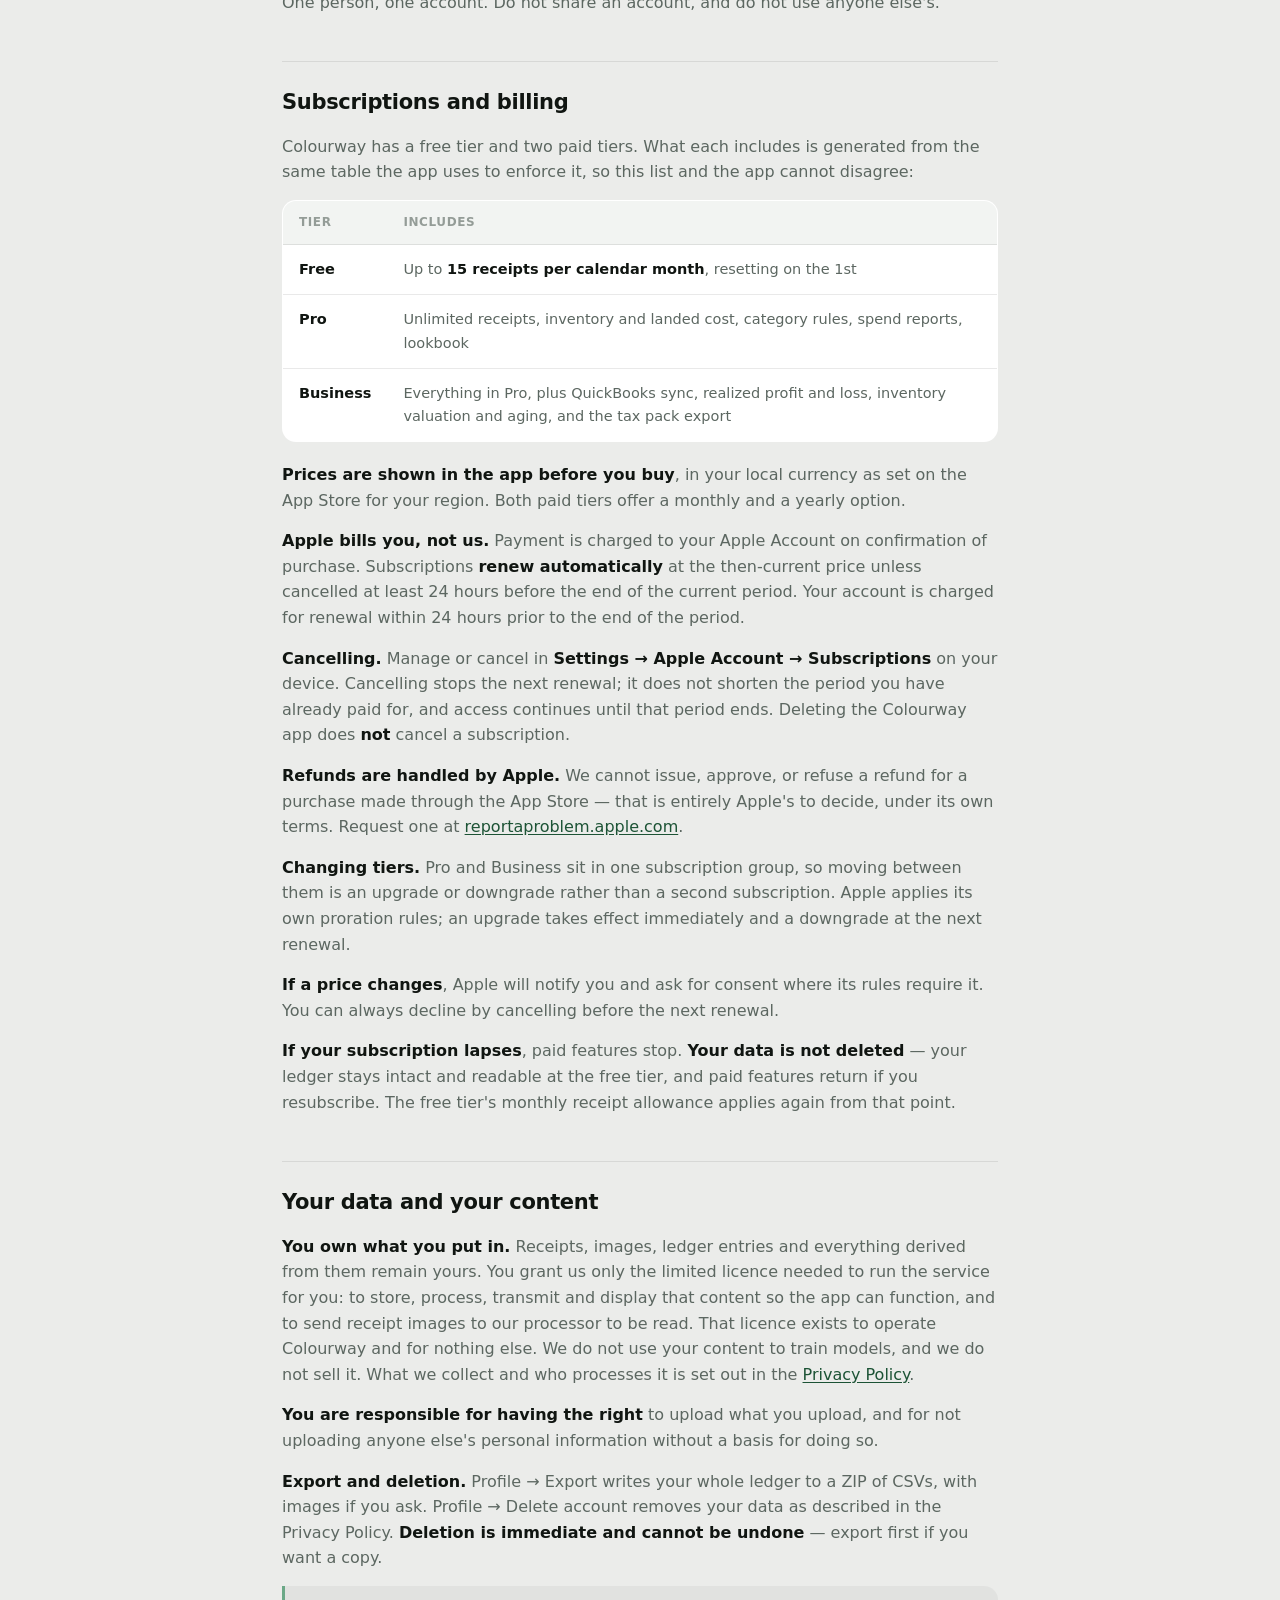
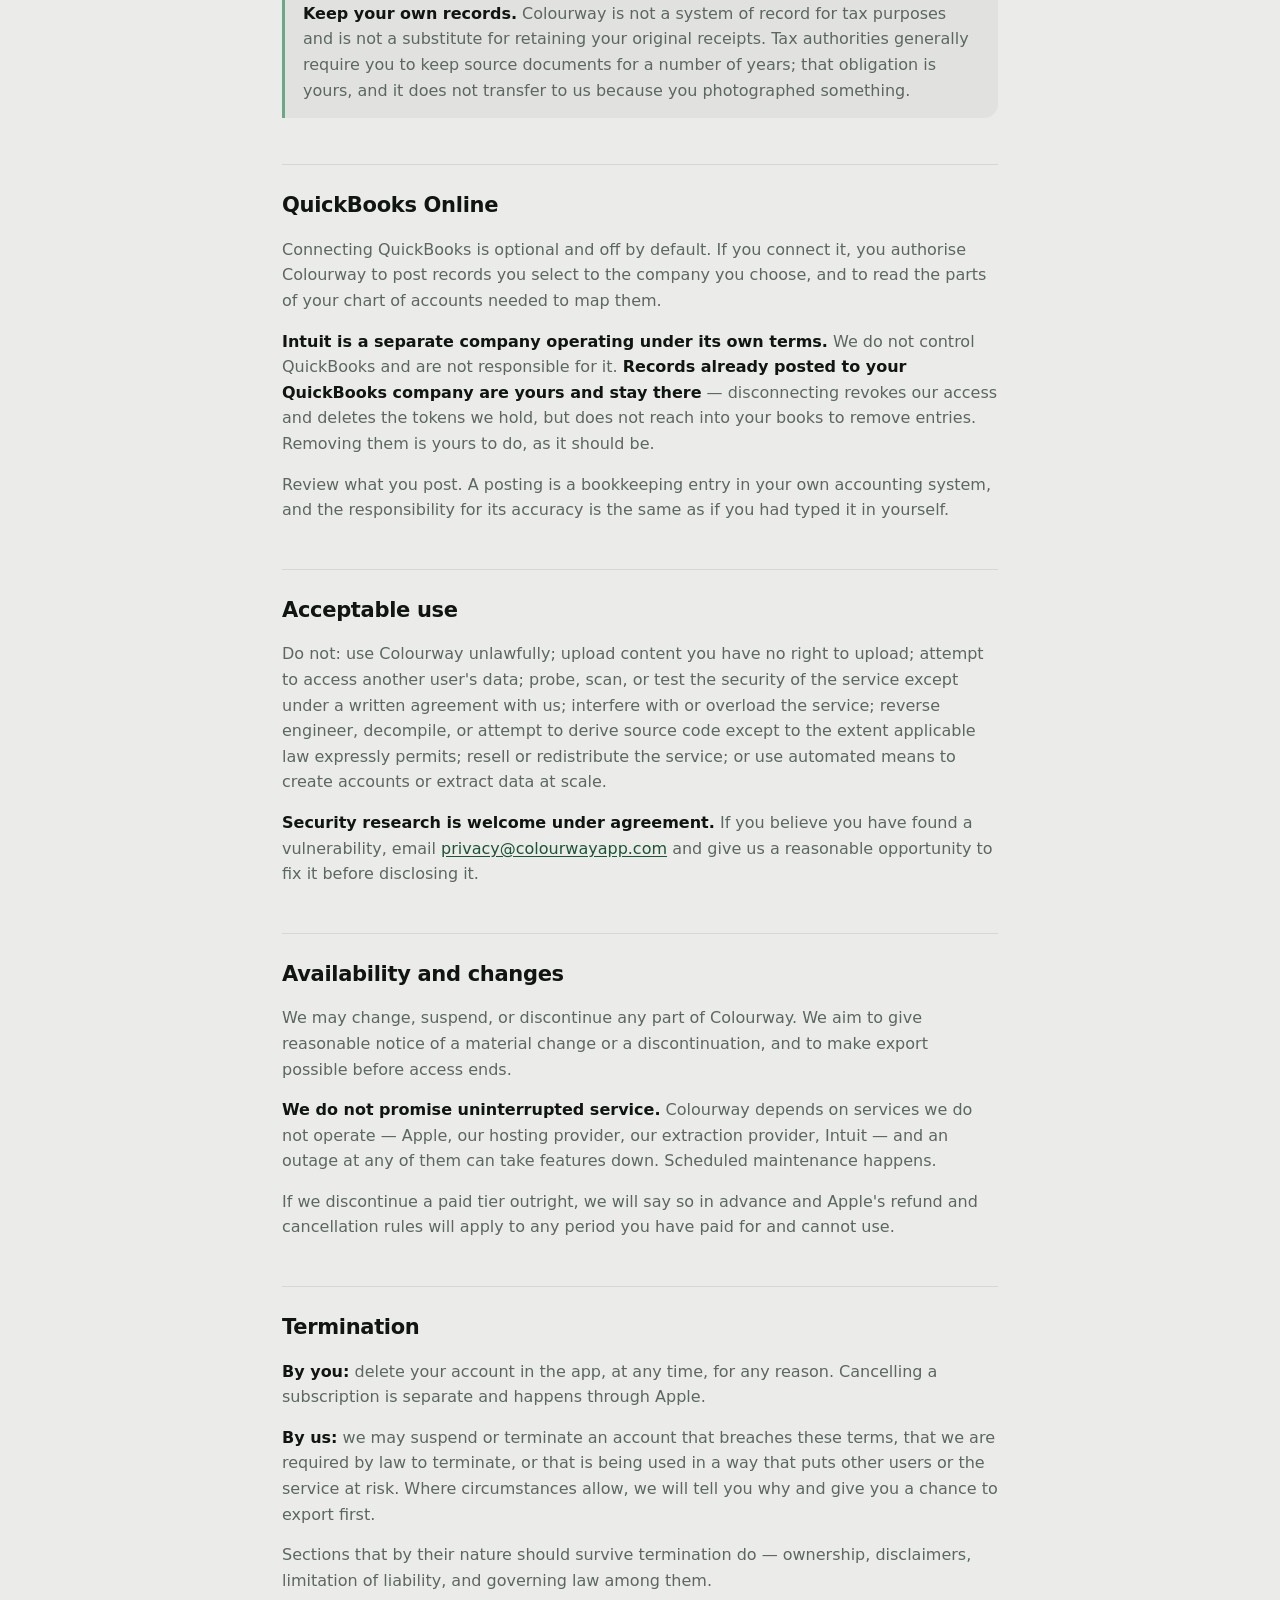
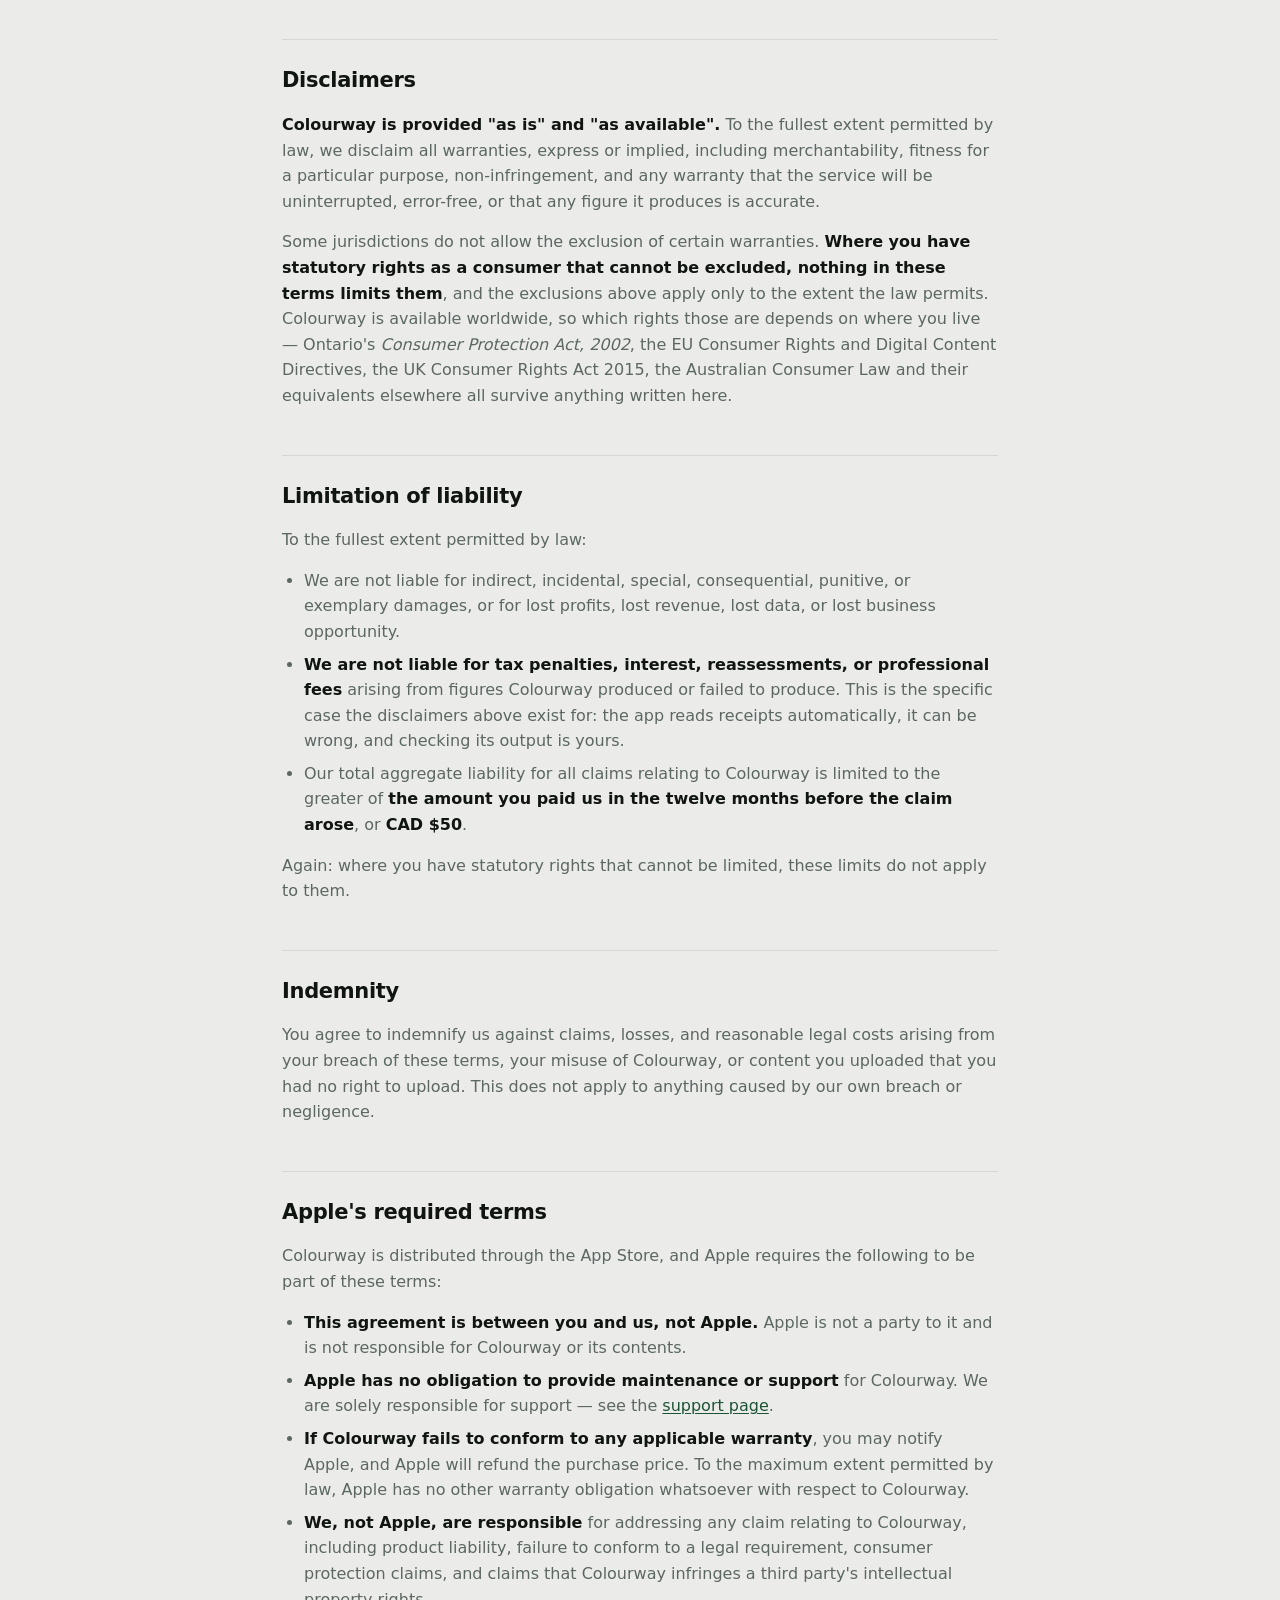
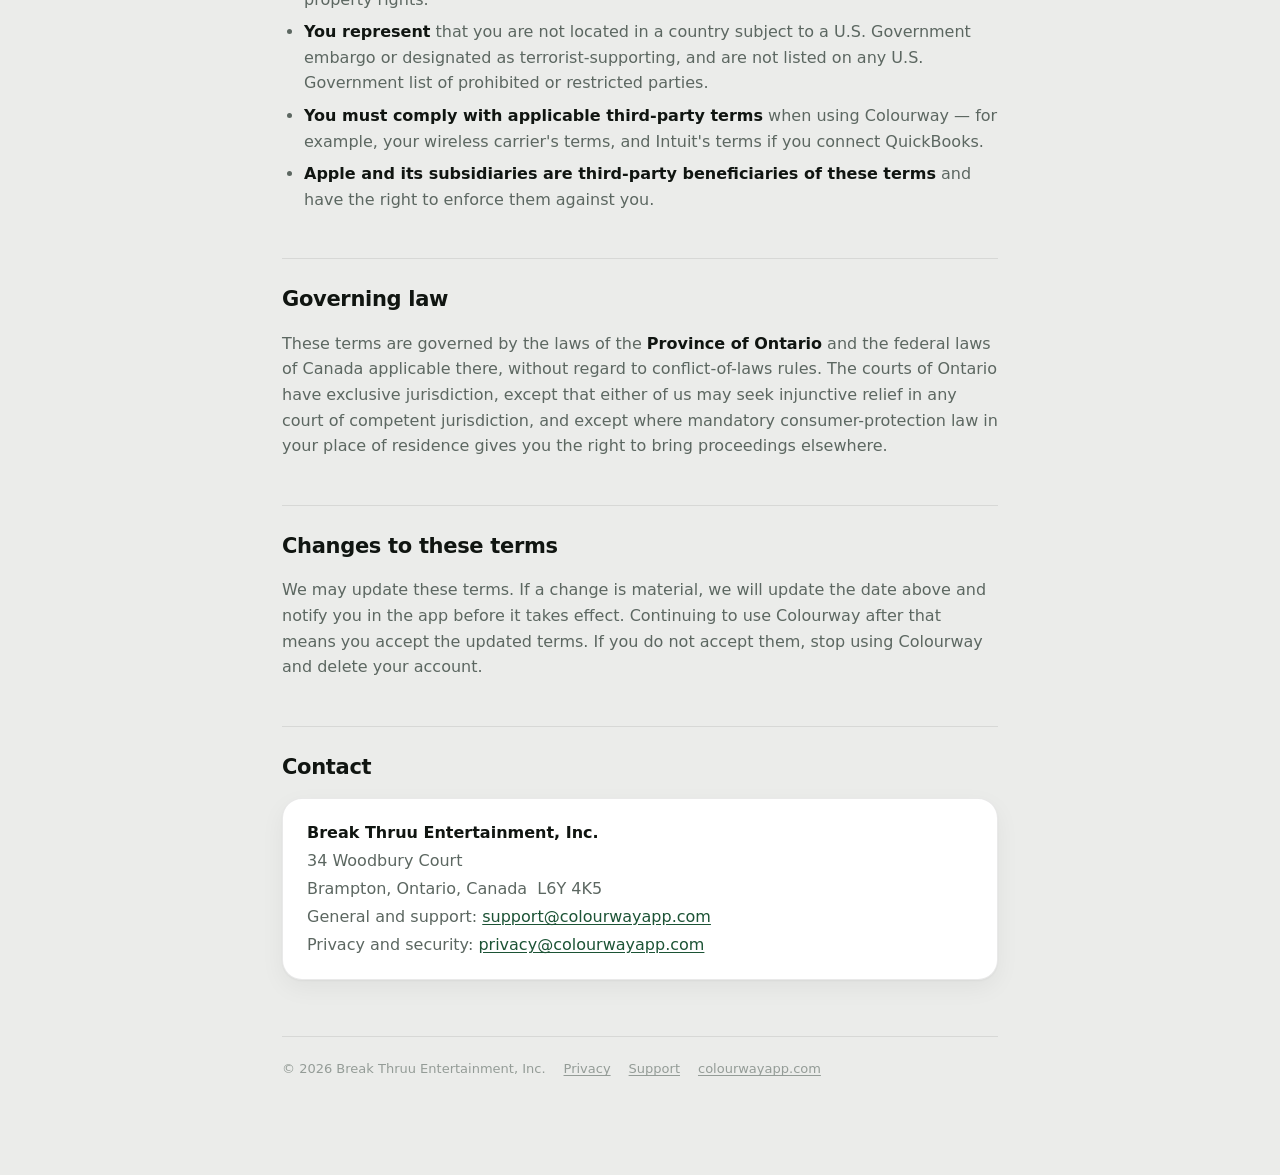
<file: terms.html>
<!DOCTYPE html>
<html lang="en">
<head>
<meta charset="utf-8">
<meta name="viewport" content="width=device-width, initial-scale=1">
<title>Terms of Use — Colourway</title>
<meta name="description" content="The agreement between you and Break Thruu Entertainment, Inc. covering the Colourway app: subscriptions, your data, and what Colourway is and is not.">
<meta name="application-name" content="Colourway">
<meta name="apple-mobile-web-app-title" content="Colourway">
<meta name="color-scheme" content="light dark">
<meta name="theme-color" content="#f3f4ed" media="(prefers-color-scheme: light)">
<meta name="theme-color" content="#101511" media="(prefers-color-scheme: dark)">
<link rel="icon" href="/favicon.ico" sizes="any">
<link rel="icon" type="image/png" sizes="16x16" href="/icon-16.png">
<link rel="icon" type="image/png" sizes="32x32" href="/icon-32.png">
<link rel="icon" type="image/png" sizes="192x192" href="/icon-192.png">
<link rel="apple-touch-icon" sizes="180x180" href="/apple-touch-icon.png">
<meta property="og:type" content="article">
<meta property="og:site_name" content="Colourway">
<meta property="og:title" content="Terms of Use — Colourway">
<meta property="og:description" content="The agreement between you and Break Thruu Entertainment, Inc. covering the Colourway app.">
<meta property="og:url" content="https://colourwayapp.com/terms">
<meta property="og:image" content="https://colourwayapp.com/og-image.png">
<meta name="twitter:card" content="summary_large_image">
<meta name="twitter:image" content="https://colourwayapp.com/og-image.png">
<link rel="stylesheet" href="/doc.css">
</head>
<body>
<div class="page">

<div class="masthead">
  <img src="/brand-mark.png" width="34" height="34" alt="" decoding="async">
  <a href="/">Colourway</a>
</div>

<div class="doc-head">
  <h1>Terms of Use</h1>
  <p class="dates"><span><b>Effective:</b> 4 September 2026</span><span><b>Last updated:</b> 4 September 2026</span></p>
</div>

<p class="lede">These terms are an agreement between you and <b>Break Thruu Entertainment, Inc.</b> ("we", "us"), an Ontario corporation, covering your use of the Colourway iOS app and <code>colourwayapp.com</code> (together, "Colourway"). By creating an account or using the app, you accept them. If you do not accept them, do not use Colourway.</p>

<div class="summary">
<h2>The short version</h2>
<ul>
  <li>Colourway is a bookkeeping tool. <strong>It is not tax, accounting, or legal advice</strong>, and you are responsible for what you file.</li>
  <li>It reads your receipts automatically, and automatic reading is sometimes wrong. <strong>Check the figures before you rely on them.</strong></li>
  <li>Your data is yours. You can export it or delete it at any time.</li>
  <li>Subscriptions are billed by Apple, renew automatically, and are cancelled and refunded through Apple — not through us.</li>
  <li>You must be 16 or older.</li>
</ul>
</div>

<h2>What Colourway is</h2>
<p>Colourway turns photographs of receipts into a per-item cost basis for resale inventory: what you paid, what it cost to land, what it sold for, and what was left. It can post those records to QuickBooks Online if you connect it, and can produce summaries organised for a tax return.</p>

<p><strong>What it is not.</strong> Colourway is a record-keeping tool, not a professional service. It does not provide tax, accounting, legal, or financial advice, and using it does not create a professional relationship of any kind. Its outputs — including the tax pack, the profit-and-loss report, and anything posted to QuickBooks — are <strong>your</strong> records, prepared from data you supplied. Before you file a return, claim a deduction, or rely on a number in any other way, review it yourself and take professional advice if you need it. You remain responsible for the accuracy and completeness of your own books.</p>

<div class="note">
<p><strong>Automatic extraction is imperfect, by nature.</strong> Colourway reads receipts using an automated system. It misreads things. Totals, dates, tax amounts, currencies and item details can all come out wrong, and a receipt that is creased, cropped, faded, in an unfamiliar format, or in a language the system handles poorly makes that more likely. The app shows you what it read and where it read it from precisely so you can check it, and it flags what it is unsure about. <strong>That checking is your responsibility, not something the app has done for you.</strong> We do not warrant that any extracted figure is correct.</p>
</div>

<h2>Eligibility and your account</h2>
<p>You must be at least 16. You must give an accurate email address and keep your password confidential. You are responsible for what happens under your account, and you should tell us at <a href="mailto:privacy@colourwayapp.com">privacy@colourwayapp.com</a> promptly if you believe it has been compromised.</p>
<p>One person, one account. Do not share an account, and do not use anyone else's.</p>

<h2>Subscriptions and billing</h2>
<p>Colourway has a free tier and two paid tiers. What each includes is generated from the same table the app uses to enforce it, so this list and the app cannot disagree:</p>
<div class="tbl-scroll">
<table>
  <thead><tr><th>Tier</th><th>Includes</th></tr></thead>
  <tbody>
    <tr><td><strong>Free</strong></td><td>Up to <strong>15 receipts per calendar month</strong>, resetting on the 1st</td></tr>
    <tr><td><strong>Pro</strong></td><td>Unlimited receipts, inventory and landed cost, category rules, spend reports, lookbook</td></tr>
    <tr><td><strong>Business</strong></td><td>Everything in Pro, plus QuickBooks sync, realized profit and loss, inventory valuation and aging, and the tax pack export</td></tr>
  </tbody>
</table>
</div>

<p><strong>Prices are shown in the app before you buy</strong>, in your local currency as set on the App Store for your region. Both paid tiers offer a monthly and a yearly option.</p>

<p><strong>Apple bills you, not us.</strong> Payment is charged to your Apple Account on confirmation of purchase. Subscriptions <strong>renew automatically</strong> at the then-current price unless cancelled at least 24 hours before the end of the current period. Your account is charged for renewal within 24 hours prior to the end of the period.</p>

<p><strong>Cancelling.</strong> Manage or cancel in <strong>Settings → Apple Account → Subscriptions</strong> on your device. Cancelling stops the next renewal; it does not shorten the period you have already paid for, and access continues until that period ends. Deleting the Colourway app does <strong>not</strong> cancel a subscription.</p>

<p><strong>Refunds are handled by Apple.</strong> We cannot issue, approve, or refuse a refund for a purchase made through the App Store — that is entirely Apple's to decide, under its own terms. Request one at <a href="https://reportaproblem.apple.com">reportaproblem.apple.com</a>.</p>

<p><strong>Changing tiers.</strong> Pro and Business sit in one subscription group, so moving between them is an upgrade or downgrade rather than a second subscription. Apple applies its own proration rules; an upgrade takes effect immediately and a downgrade at the next renewal.</p>

<p><strong>If a price changes</strong>, Apple will notify you and ask for consent where its rules require it. You can always decline by cancelling before the next renewal.</p>

<p><strong>If your subscription lapses</strong>, paid features stop. <strong>Your data is not deleted</strong> — your ledger stays intact and readable at the free tier, and paid features return if you resubscribe. The free tier's monthly receipt allowance applies again from that point.</p>

<h2>Your data and your content</h2>
<p><strong>You own what you put in.</strong> Receipts, images, ledger entries and everything derived from them remain yours. You grant us only the limited licence needed to run the service for you: to store, process, transmit and display that content so the app can function, and to send receipt images to our processor to be read. That licence exists to operate Colourway and for nothing else. We do not use your content to train models, and we do not sell it. What we collect and who processes it is set out in the <a href="/privacy">Privacy Policy</a>.</p>

<p><strong>You are responsible for having the right</strong> to upload what you upload, and for not uploading anyone else's personal information without a basis for doing so.</p>

<p><strong>Export and deletion.</strong> Profile → Export writes your whole ledger to a ZIP of CSVs, with images if you ask. Profile → Delete account removes your data as described in the Privacy Policy. <strong>Deletion is immediate and cannot be undone</strong> — export first if you want a copy.</p>

<div class="note">
<p><strong>Keep your own records.</strong> Colourway is not a system of record for tax purposes and is not a substitute for retaining your original receipts. Tax authorities generally require you to keep source documents for a number of years; that obligation is yours, and it does not transfer to us because you photographed something.</p>
</div>

<h2>QuickBooks Online</h2>
<p>Connecting QuickBooks is optional and off by default. If you connect it, you authorise Colourway to post records you select to the company you choose, and to read the parts of your chart of accounts needed to map them.</p>
<p><strong>Intuit is a separate company operating under its own terms.</strong> We do not control QuickBooks and are not responsible for it. <strong>Records already posted to your QuickBooks company are yours and stay there</strong> — disconnecting revokes our access and deletes the tokens we hold, but does not reach into your books to remove entries. Removing them is yours to do, as it should be.</p>
<p>Review what you post. A posting is a bookkeeping entry in your own accounting system, and the responsibility for its accuracy is the same as if you had typed it in yourself.</p>

<h2>Acceptable use</h2>
<p>Do not: use Colourway unlawfully; upload content you have no right to upload; attempt to access another user's data; probe, scan, or test the security of the service except under a written agreement with us; interfere with or overload the service; reverse engineer, decompile, or attempt to derive source code except to the extent applicable law expressly permits; resell or redistribute the service; or use automated means to create accounts or extract data at scale.</p>
<p><strong>Security research is welcome under agreement.</strong> If you believe you have found a vulnerability, email <a href="mailto:privacy@colourwayapp.com">privacy@colourwayapp.com</a> and give us a reasonable opportunity to fix it before disclosing it.</p>

<h2>Availability and changes</h2>
<p>We may change, suspend, or discontinue any part of Colourway. We aim to give reasonable notice of a material change or a discontinuation, and to make export possible before access ends.</p>
<p><strong>We do not promise uninterrupted service.</strong> Colourway depends on services we do not operate — Apple, our hosting provider, our extraction provider, Intuit — and an outage at any of them can take features down. Scheduled maintenance happens.</p>
<p>If we discontinue a paid tier outright, we will say so in advance and Apple's refund and cancellation rules will apply to any period you have paid for and cannot use.</p>

<h2>Termination</h2>
<p><strong>By you:</strong> delete your account in the app, at any time, for any reason. Cancelling a subscription is separate and happens through Apple.</p>
<p><strong>By us:</strong> we may suspend or terminate an account that breaches these terms, that we are required by law to terminate, or that is being used in a way that puts other users or the service at risk. Where circumstances allow, we will tell you why and give you a chance to export first.</p>
<p>Sections that by their nature should survive termination do — ownership, disclaimers, limitation of liability, and governing law among them.</p>

<h2>Disclaimers</h2>
<p><strong>Colourway is provided "as is" and "as available".</strong> To the fullest extent permitted by law, we disclaim all warranties, express or implied, including merchantability, fitness for a particular purpose, non-infringement, and any warranty that the service will be uninterrupted, error-free, or that any figure it produces is accurate.</p>
<p>Some jurisdictions do not allow the exclusion of certain warranties. <strong>Where you have statutory rights as a consumer that cannot be excluded, nothing in these terms limits them</strong>, and the exclusions above apply only to the extent the law permits. Colourway is available worldwide, so which rights those are depends on where you live — Ontario's <em>Consumer Protection Act, 2002</em>, the EU Consumer Rights and Digital Content Directives, the UK Consumer Rights Act 2015, the Australian Consumer Law and their equivalents elsewhere all survive anything written here.</p>

<h2>Limitation of liability</h2>
<p>To the fullest extent permitted by law:</p>
<ul>
  <li>We are not liable for indirect, incidental, special, consequential, punitive, or exemplary damages, or for lost profits, lost revenue, lost data, or lost business opportunity.</li>
  <li><strong>We are not liable for tax penalties, interest, reassessments, or professional fees</strong> arising from figures Colourway produced or failed to produce. This is the specific case the disclaimers above exist for: the app reads receipts automatically, it can be wrong, and checking its output is yours.</li>
  <li>Our total aggregate liability for all claims relating to Colourway is limited to the greater of <strong>the amount you paid us in the twelve months before the claim arose</strong>, or <strong>CAD $50</strong>.</li>
</ul>
<p>Again: where you have statutory rights that cannot be limited, these limits do not apply to them.</p>

<h2>Indemnity</h2>
<p>You agree to indemnify us against claims, losses, and reasonable legal costs arising from your breach of these terms, your misuse of Colourway, or content you uploaded that you had no right to upload. This does not apply to anything caused by our own breach or negligence.</p>

<h2>Apple's required terms</h2>
<p>Colourway is distributed through the App Store, and Apple requires the following to be part of these terms:</p>
<ul>
  <li><strong>This agreement is between you and us, not Apple.</strong> Apple is not a party to it and is not responsible for Colourway or its contents.</li>
  <li><strong>Apple has no obligation to provide maintenance or support</strong> for Colourway. We are solely responsible for support — see the <a href="/support">support page</a>.</li>
  <li><strong>If Colourway fails to conform to any applicable warranty</strong>, you may notify Apple, and Apple will refund the purchase price. To the maximum extent permitted by law, Apple has no other warranty obligation whatsoever with respect to Colourway.</li>
  <li><strong>We, not Apple, are responsible</strong> for addressing any claim relating to Colourway, including product liability, failure to conform to a legal requirement, consumer protection claims, and claims that Colourway infringes a third party's intellectual property rights.</li>
  <li><strong>You represent</strong> that you are not located in a country subject to a U.S. Government embargo or designated as terrorist-supporting, and are not listed on any U.S. Government list of prohibited or restricted parties.</li>
  <li><strong>You must comply with applicable third-party terms</strong> when using Colourway — for example, your wireless carrier's terms, and Intuit's terms if you connect QuickBooks.</li>
  <li><strong>Apple and its subsidiaries are third-party beneficiaries of these terms</strong> and have the right to enforce them against you.</li>
</ul>

<h2>Governing law</h2>
<p>These terms are governed by the laws of the <strong>Province of Ontario</strong> and the federal laws of Canada applicable there, without regard to conflict-of-laws rules. The courts of Ontario have exclusive jurisdiction, except that either of us may seek injunctive relief in any court of competent jurisdiction, and except where mandatory consumer-protection law in your place of residence gives you the right to bring proceedings elsewhere.</p>

<h2>Changes to these terms</h2>
<p>We may update these terms. If a change is material, we will update the date above and notify you in the app before it takes effect. Continuing to use Colourway after that means you accept the updated terms. If you do not accept them, stop using Colourway and delete your account.</p>

<h2>Contact</h2>

<address>
<b>Break Thruu Entertainment, Inc.</b><br>
34 Woodbury Court<br>
Brampton, Ontario, Canada &nbsp;L6Y 4K5<br>
General and support: <a href="mailto:support@colourwayapp.com">support@colourwayapp.com</a><br>
Privacy and security: <a href="mailto:privacy@colourwayapp.com">privacy@colourwayapp.com</a>
</address>

<footer>
  <span>© 2026 Break Thruu Entertainment, Inc.</span>
  <a href="/privacy">Privacy</a>
  <a href="/support">Support</a>
  <a href="/">colourwayapp.com</a>
</footer>

</div>
</body>
</html>
</file>
<file: doc.css>
/* Shared styles for the standalone document pages: /privacy, /terms, /support.
   The :root token blocks are lifted verbatim from index.html so the document
   pages and the marketing page cannot drift apart on colour. Extracted here
   when the second document page landed, rather than copied a third time. */

:root {
  color-scheme: light;
  --plane: #ebecea;
  --shell: #ffffff;
  --content: #f7f8f7;
  --surface-1: #ffffff;
  --surface-2: #f2f4f2;
  --surface-3: #e9ece9;
  --ink: #101511;
  --ink-2: #5c6761;
  --ink-3: #949c97;
  --line: rgba(16, 21, 17, .09);
  --line-2: rgba(16, 21, 17, .16);
  --ghost: rgba(16, 21, 17, .045);
  --shadow: 0 1px 2px rgba(16, 24, 20, .04), 0 8px 24px rgba(16, 24, 20, .05);
  --shadow-lg: 0 24px 60px rgba(16, 24, 20, .16);
  --g900: #0f2c1c;
  --g800: #153b26;
  --g700: #1c5335;
  --g600: #276b45;
  --g500: #3d875a;
  --g400: #6ba887;
  --g300: #a2cab3;
  --g200: #cde4d6;
  --g100: #eaf4ee;
  --brand: #1c5335;
  --brand-ink: #ffffff;
  --hatch: #d5d9d6;
  --hatch-bg: #ffffff;
  --c1: #008300;
  --c2: #2a78d6;
  --c3: #eb6834;
  --c4: #1baf7a;
  --c5: #4a3aa7;
  --c6: #eda100;
  --c7: #e87ba4;
  --c8: #e34948;
  --good: #0ca30c;
  --warning: #fab219;
  --critical: #d03b3b;
  --good-text: #146c32;
  --warning-text: #8a5a00;
  --critical-text: #b32b2b;
  --good-bg: rgba(20, 108, 50, .10);
  --warning-bg: rgba(250, 178, 25, .18);
  --critical-bg: rgba(208, 59, 59, .10);
  --r-shell: 30px;
  --r-card: 20px;
  --r-sm: 14px;
  --font: system-ui, -apple-system, "Segoe UI", Roboto, sans-serif
}
@media (prefers-color-scheme:dark) {
  :root:where(:not([data-theme=light])) {
    color-scheme: dark;
    --plane: #080908;
    --shell: #111412;
    --content: #0e100f;
    --surface-1: #161917;
    --surface-2: #1e221f;
    --surface-3: #262b27;
    --ink: #ffffff;
    --ink-2: #b7c0ba;
    --ink-3: #868e89;
    --line: rgba(255, 255, 255, .09);
    --line-2: rgba(255, 255, 255, .16);
    --ghost: rgba(255, 255, 255, .06);
    --shadow: 0 1px 2px rgba(0, 0, 0, .4), 0 8px 24px rgba(0, 0, 0, .32);
    --g900: #0d2718;
    --g800: #12361f;
    --g700: #2b6f49;
    --g600: #357f55;
    --g500: #479267;
    --g400: #6fae89;
    --g300: #9ccbb1;
    --g200: #2a4636;
    --g100: #1b2e23;
    --brand: #2f7a4f;
    --hatch: #333935;
    --hatch-bg: #161917;
    --c1: #008300;
    --c2: #3987e5;
    --c3: #d95926;
    --c4: #199e70;
    --c5: #9085e9;
    --c6: #c98500;
    --c7: #d55181;
    --c8: #e66767;
    --good-text: #4cc46c;
    --warning-text: #fab219;
    --critical-text: #e66767;
    --good-bg: rgba(76, 196, 108, .14)
  }
}
:root[data-theme=dark] {
  color-scheme: dark;
  --plane: #080908;
  --shell: #111412;
  --content: #0e100f;
  --surface-1: #161917;
  --surface-2: #1e221f;
  --surface-3: #262b27;
  --ink: #ffffff;
  --ink-2: #b7c0ba;
  --ink-3: #868e89;
  --line: rgba(255, 255, 255, .09);
  --line-2: rgba(255, 255, 255, .16);
  --ghost: rgba(255, 255, 255, .06);
  --shadow: 0 1px 2px rgba(0, 0, 0, .4), 0 8px 24px rgba(0, 0, 0, .32);
  --g900: #0d2718;
  --g800: #12361f;
  --g700: #2b6f49;
  --g600: #357f55;
  --g500: #479267;
  --g400: #6fae89;
  --g300: #9ccbb1;
  --g200: #2a4636;
  --g100: #1b2e23;
  --brand: #2f7a4f;
  --hatch: #333935;
  --hatch-bg: #161917;
  --c1: #008300;
  --c2: #3987e5;
  --c3: #d95926;
  --c4: #199e70;
  --c5: #9085e9;
  --c6: #c98500;
  --c7: #d55181;
  --c8: #e66767;
  --good-text: #4cc46c;
  --warning-text: #fab219;
  --critical-text: #e66767;
  --good-bg: rgba(76, 196, 108, .14)
}

/* ── Document layout ───────────────────────────────────────────────────────
   The tokens above are lifted verbatim from index.html so this page and the
   marketing page cannot drift apart on colour. Everything below is specific
   to a long-form legal document: one column, generous measure, no app shell. */

* { box-sizing: border-box }
html, body { margin: 0; padding: 0 }
body {
  font-family: var(--font);
  background: var(--plane);
  color: var(--ink);
  font-size: 16px;
  line-height: 1.6;
  -webkit-font-smoothing: antialiased;
}

.page { max-width: 760px; margin: 0 auto; padding: 0 22px 96px }

/* Header ------------------------------------------------------------------ */
.masthead {
  display: flex; align-items: center; gap: 11px;
  padding: 26px 0 0;
}
.masthead img { width: 34px; height: 34px; border-radius: 9px; display: block }
.masthead a {
  font-weight: 650; font-size: 17px; letter-spacing: -.01em;
  color: var(--ink); text-decoration: none;
}
.masthead a:hover { color: var(--brand) }

.doc-head { padding: 40px 0 26px; border-bottom: 1px solid var(--line); margin-bottom: 34px }
h1 {
  font-size: clamp(30px, 5vw, 40px); line-height: 1.12;
  letter-spacing: -.025em; font-weight: 680; margin: 0 0 16px;
}
.dates { display: flex; flex-wrap: wrap; gap: 8px 20px; font-size: 13.5px; color: var(--ink-2); margin: 0 }
.dates b { font-weight: 620; color: var(--ink) }

/* Typography -------------------------------------------------------------- */
h2 {
  font-size: 21px; letter-spacing: -.015em; font-weight: 660;
  margin: 46px 0 14px; padding-top: 24px; border-top: 1px solid var(--line);
}
h2:first-of-type { border-top: 0; padding-top: 0 }
h3 { font-size: 16.5px; font-weight: 640; margin: 30px 0 10px; color: var(--ink) }
p { margin: 0 0 15px; color: var(--ink-2) }
p strong, li strong, td strong { color: var(--ink); font-weight: 620 }
ul { margin: 0 0 15px; padding-left: 22px; color: var(--ink-2) }
li { margin-bottom: 7px }
a { color: var(--brand); text-underline-offset: 2px }

/* The lede, and the boxed summary ----------------------------------------- */
.lede { font-size: 17.5px; line-height: 1.55; color: var(--ink-2) }
.summary {
  background: var(--surface-1); border: 1px solid var(--line);
  border-radius: var(--r-card); padding: 22px 24px 8px; margin: 0 0 8px;
  box-shadow: var(--shadow);
}
.summary h2 { margin-top: 0; padding-top: 0; border-top: 0; font-size: 15px;
  text-transform: uppercase; letter-spacing: .07em; color: var(--ink-3); font-weight: 640 }
.summary ul { margin-bottom: 16px }

/* Tables ------------------------------------------------------------------ */
.tbl-scroll { overflow-x: auto; margin: 0 0 20px; -webkit-overflow-scrolling: touch }
table {
  width: 100%; border-collapse: collapse; font-size: 14.5px;
  background: var(--surface-1); border: 1px solid var(--line);
  border-radius: var(--r-sm); overflow: hidden; min-width: 460px;
}
th {
  text-align: left; font-weight: 620; font-size: 12px; letter-spacing: .05em;
  text-transform: uppercase; color: var(--ink-3);
  padding: 12px 16px; background: var(--surface-2);
  border-bottom: 1px solid var(--line); white-space: nowrap;
}
td { padding: 13px 16px; border-bottom: 1px solid var(--line); color: var(--ink-2); vertical-align: top }
tr:last-child td { border-bottom: 0 }

/* Callouts ---------------------------------------------------------------- */
.note {
  background: var(--ghost); border-left: 3px solid var(--g400);
  border-radius: 0 var(--r-sm) var(--r-sm) 0;
  padding: 15px 18px; margin: 0 0 20px;
}
.note p:last-child { margin-bottom: 0 }

/* UNRESOLVED — must not survive to production. Styled to be impossible to
   miss in review, and carrying a comment so a grep for TODO finds it too. */
.todo {
  background: var(--critical-bg); border: 1px dashed var(--critical);
  border-radius: var(--r-sm); padding: 14px 17px; margin: 0 0 20px;
  color: var(--critical-text); font-size: 14px; font-weight: 560;
}
.todo b { display: block; text-transform: uppercase; letter-spacing: .07em;
  font-size: 11.5px; margin-bottom: 5px }

/* Contact block ----------------------------------------------------------- */
address {
  font-style: normal; color: var(--ink-2); line-height: 1.75;
  background: var(--surface-1); border: 1px solid var(--line);
  border-radius: var(--r-card); padding: 20px 24px; box-shadow: var(--shadow);
}
address b { color: var(--ink); font-weight: 620 }

footer {
  margin-top: 56px; padding-top: 22px; border-top: 1px solid var(--line);
  font-size: 13px; color: var(--ink-3);
  display: flex; flex-wrap: wrap; gap: 8px 18px; align-items: center;
}
footer a { color: var(--ink-3) }
footer a:hover { color: var(--brand) }

@media (max-width: 560px) {
  body { font-size: 15.5px }
  .page { padding: 0 17px 72px }
  h2 { font-size: 19px }
}
</file>
